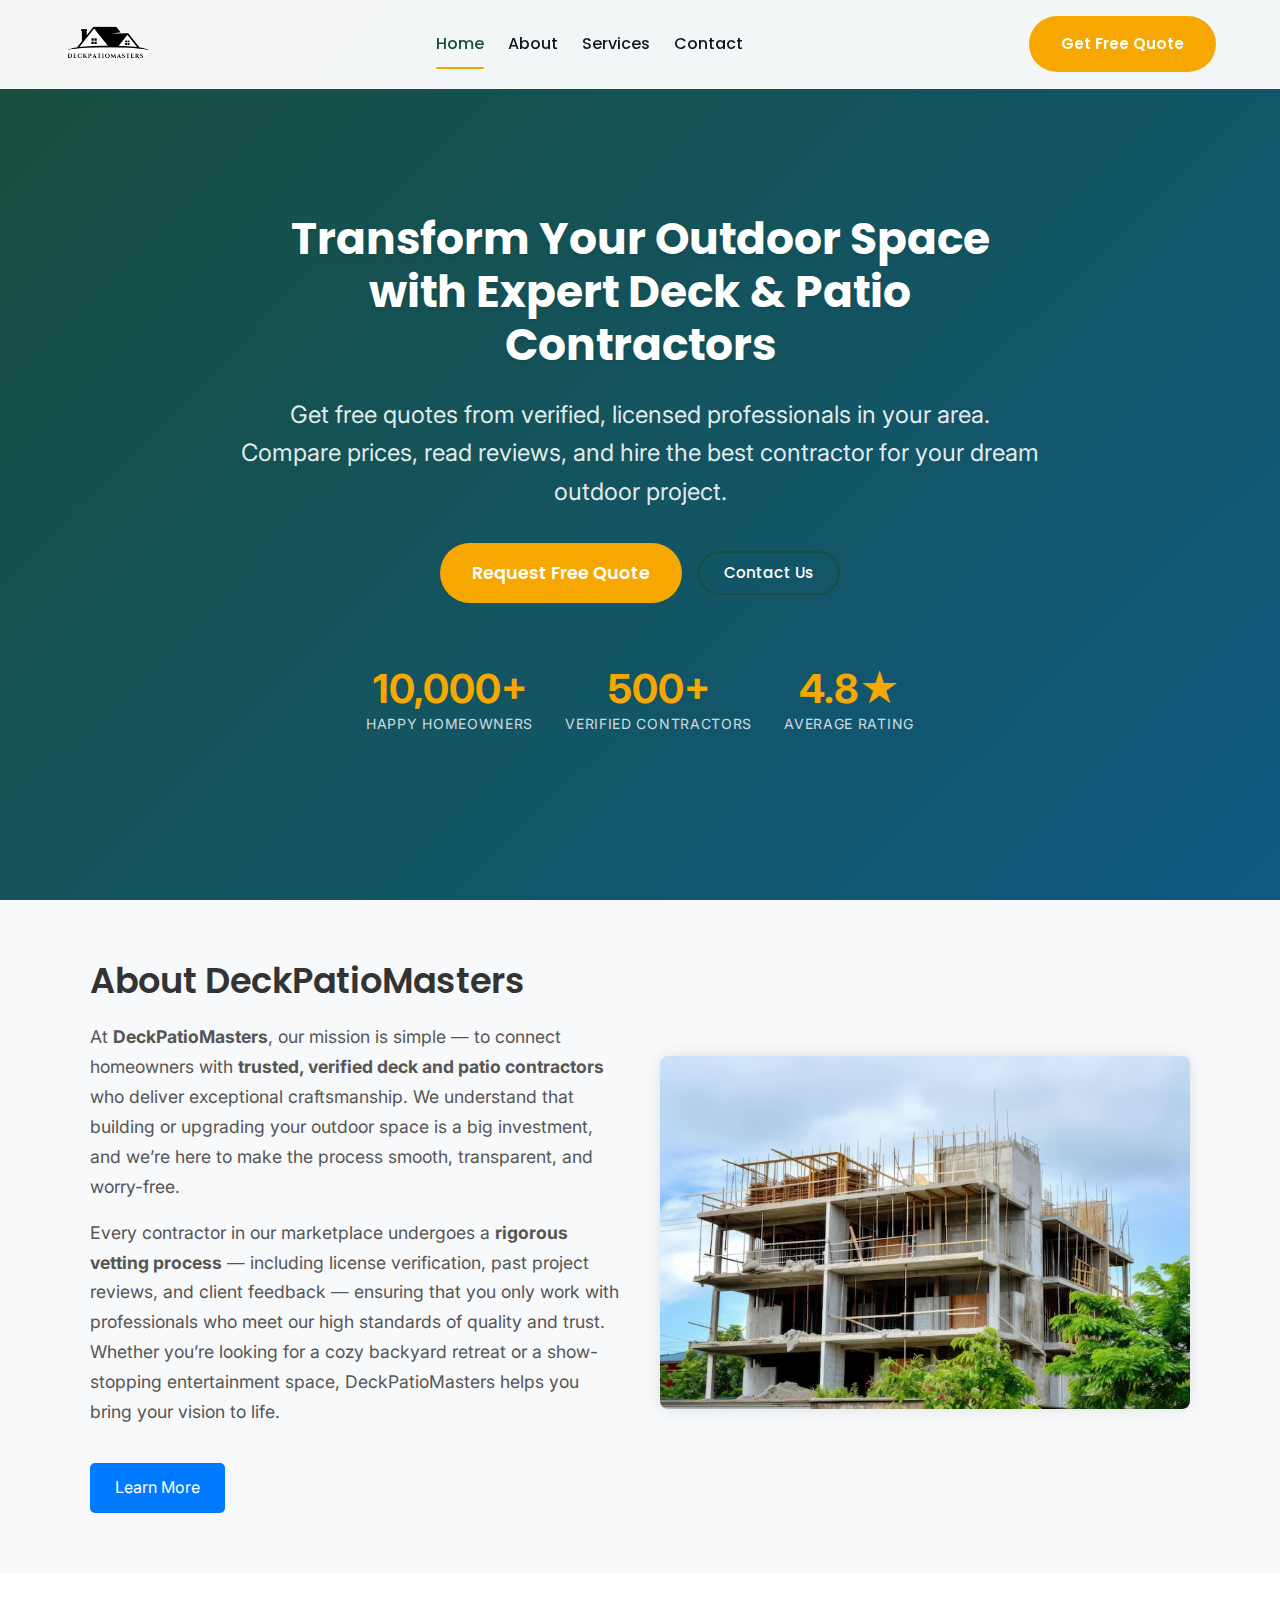
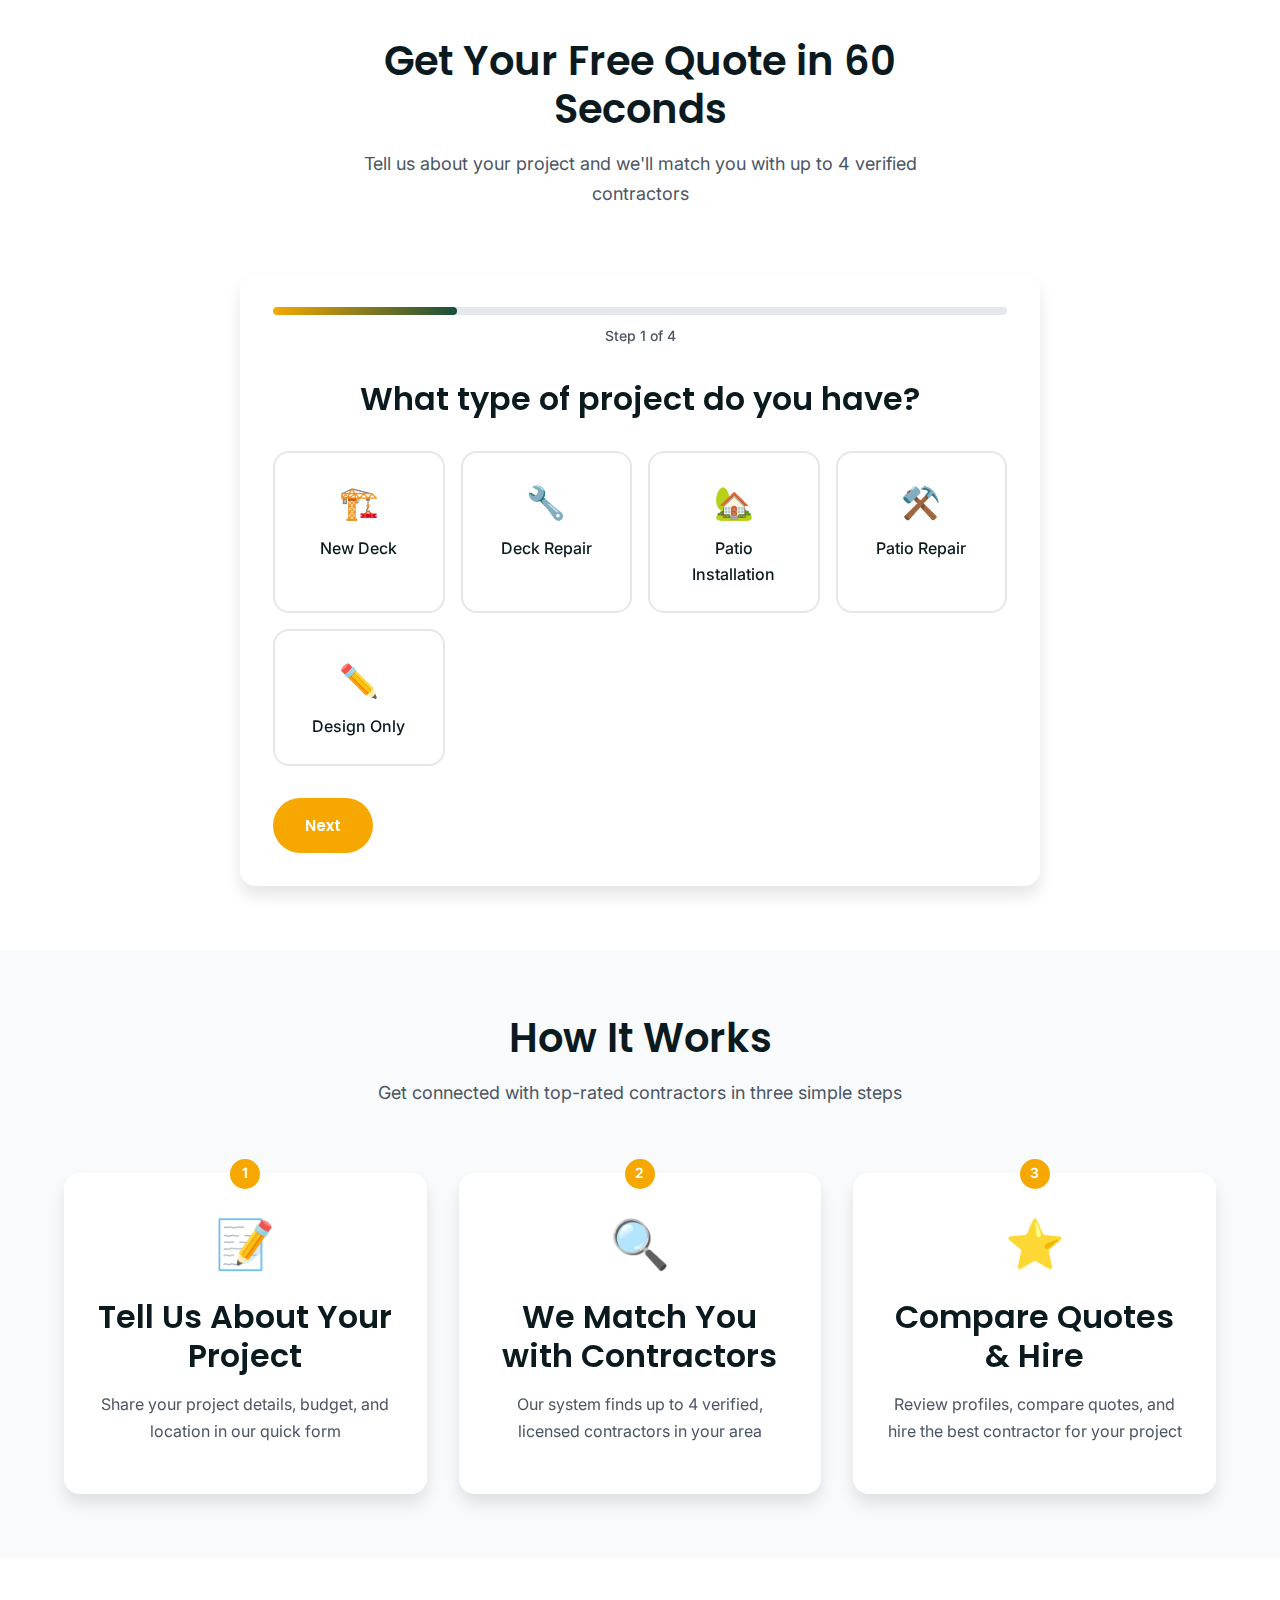
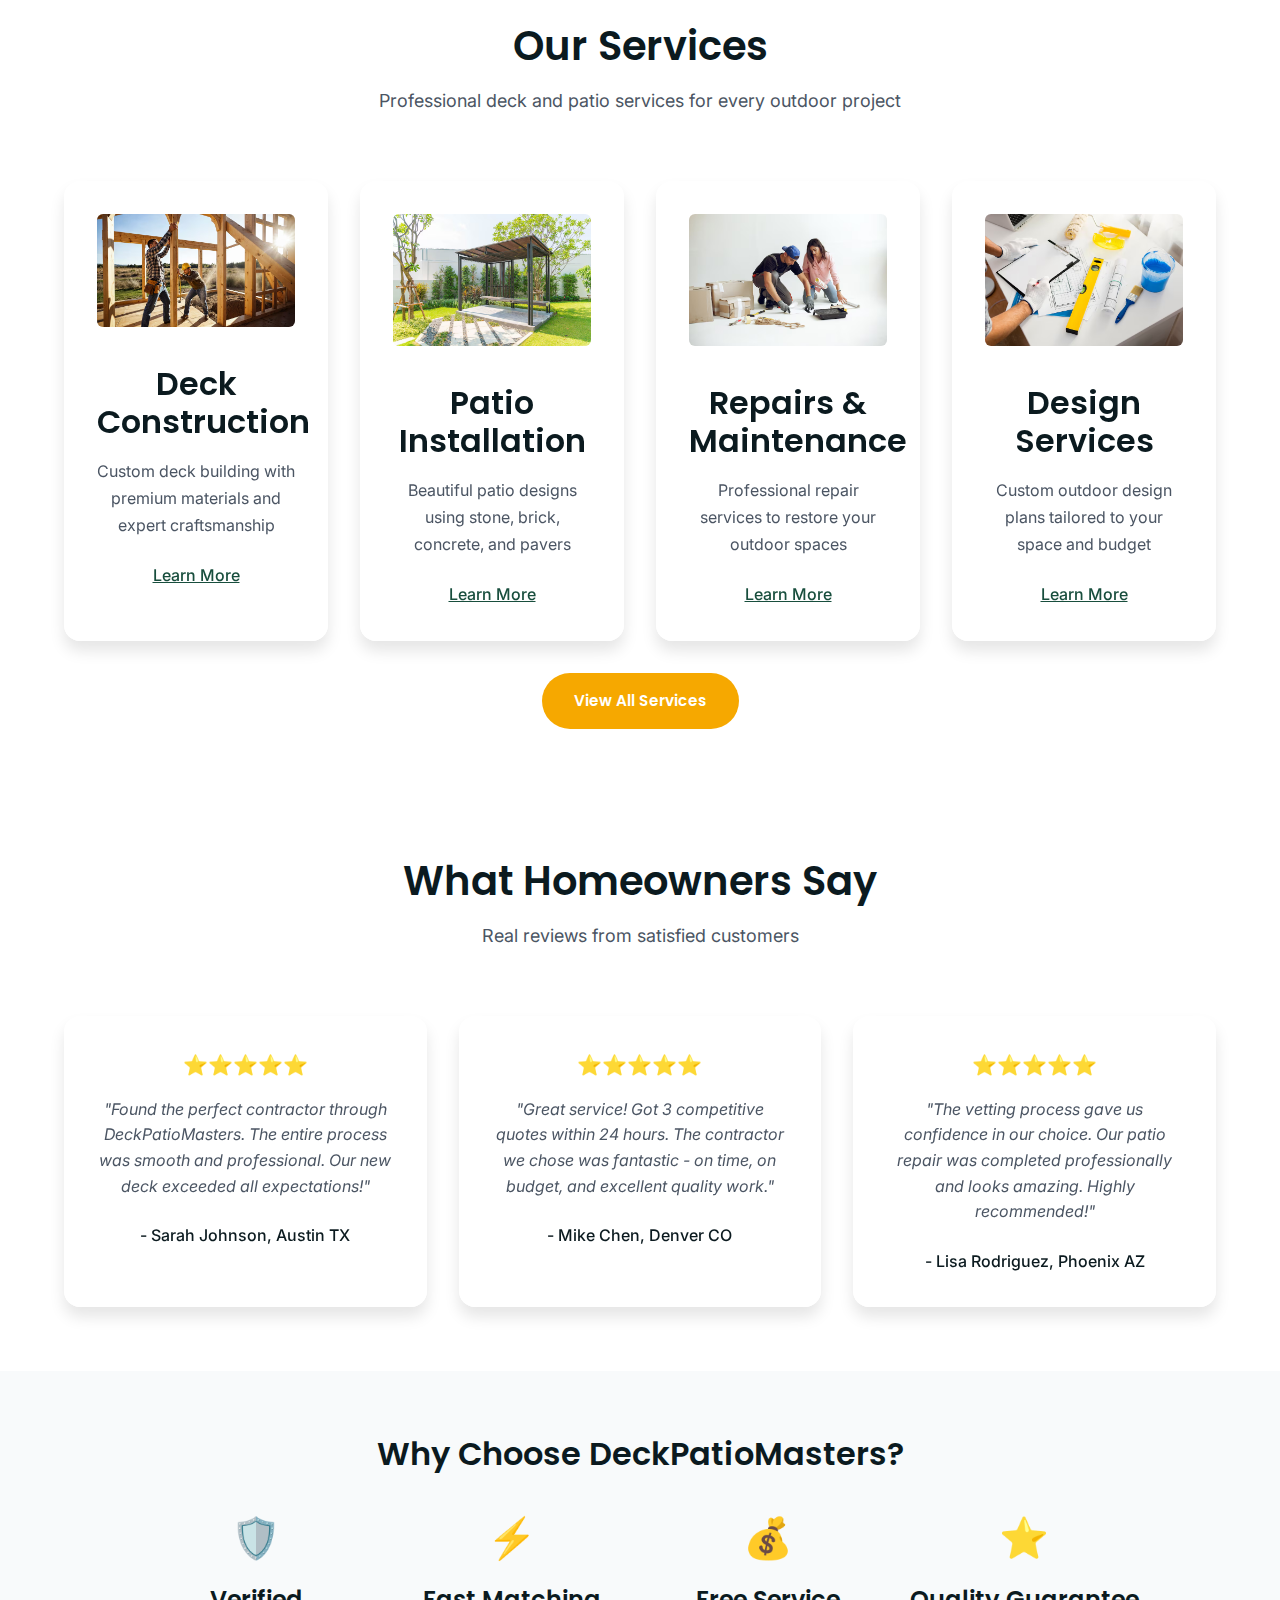
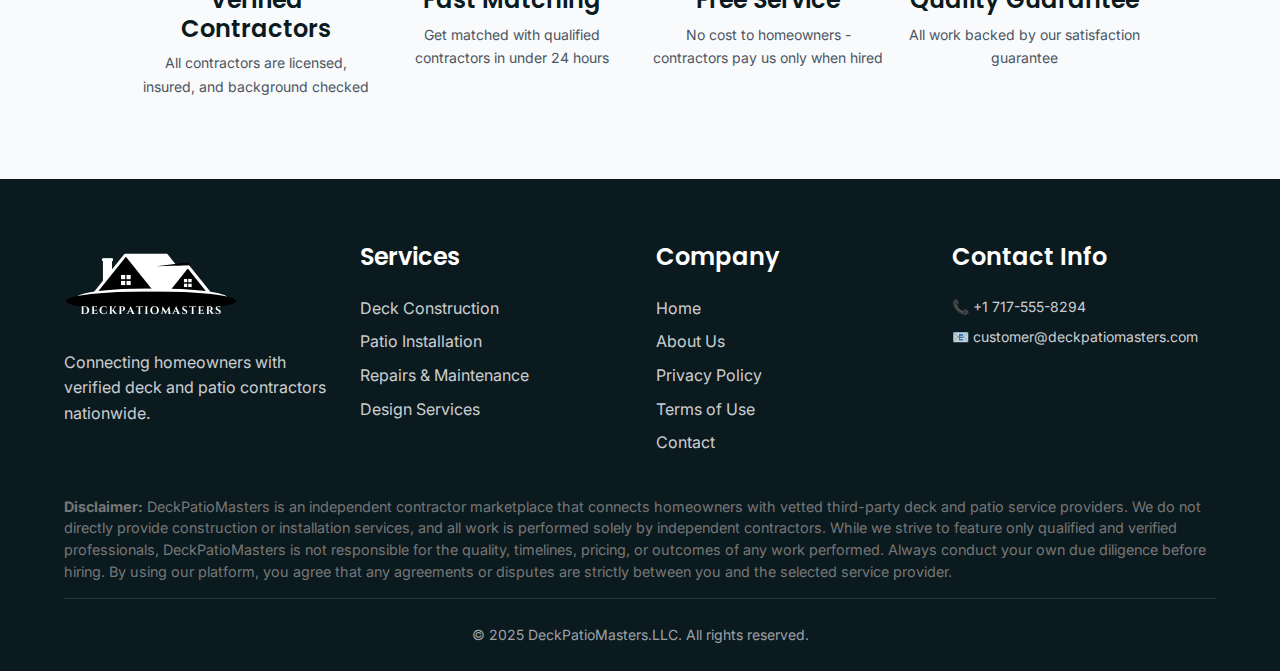
<file: index.html>
<!DOCTYPE html>
<html lang="en">
<head>
    <meta charset="UTF-8">
    <meta name="viewport" content="width=device-width, initial-scale=1.0">
    <title>DeckPatioMasters - Connect with Top Deck & Patio Contractors Near You</title>
    <meta name="description" content="Get free quotes from verified deck and patio contractors in your area. Compare prices, read reviews, and hire the best professionals for your outdoor project.">
    <meta name="keywords" content="deck builders, patio contractors, outdoor construction, free quotes, local contractors">
    <link rel="canonical" href="https://deckpatiomasters.com/">
    
    <!-- Open Graph / Facebook -->
    <meta property="og:type" content="website">
    <meta property="og:url" content="https://deckpatiomasters.com/">
    <meta property="og:title" content="DeckPatioMasters - Connect with Top Deck & Patio Contractors">
    <meta property="og:description" content="Get free quotes from verified deck and patio contractors in your area. Compare prices and hire the best professionals.">
    <meta property="og:image" content="https://deckpatiomasters.com/assets/images/og-image.jpg">

    <!-- Twitter -->
    <meta property="twitter:card" content="summary_large_image">
    <meta property="twitter:url" content="https://deckpatiomasters.com/">
    <meta property="twitter:title" content="DeckPatioMasters - Connect with Top Deck & Patio Contractors">
    <meta property="twitter:description" content="Get free quotes from verified deck and patio contractors in your area.">
    <meta property="twitter:image" content="https://deckpatiomasters.com/assets/images/og-image.jpg">

    <link rel="icon" type="image/svg+xml" href="assets/images/favicon.svg">
    <link rel="preconnect" href="https://fonts.googleapis.com">
    <link rel="preconnect" href="https://fonts.gstatic.com" crossorigin>
    <link href="https://fonts.googleapis.com/css2?family=Poppins:wght@300;400;500;600;700&family=Inter:wght@300;400;500;600&display=swap" rel="stylesheet">
    <link rel="stylesheet" href="assets/styles/main.css">
    
  
    <style>
        .hero {
            background: linear-gradient(135deg, #184E3D 0%, #0F5A82 100%);
            min-height: 100vh;
            display: flex;
            align-items: center;
            position: relative;
            overflow: hidden;
        }
        .hero::before {
            content: '';
            position: absolute;
            top: 0;
            left: 0;
            right: 0;
            bottom: 0;
            background: url('https://images.pexels.com/photos/1396122/pexels-photo-1396122.jpeg?auto=compress&cs=tinysrgb&w=1920') center/cover;
            opacity: 0.1;
            z-index: 1;
        }
        .hero-content {
            position: relative;
            z-index: 2;
        }
        .btn-primary {
            background: #F6A800;
            color: white;
            padding: 16px 32px;
            border-radius: 50px;
            text-decoration: none;
            font-weight: 600;
            display: inline-block;
            transition: all 0.3s ease;
            border: none;
            cursor: pointer;
        }
        .btn-primary:hover {
            background: #e09700;
            transform: translateY(-2px);
            box-shadow: 0 10px 25px rgba(246, 168, 0, 0.3);
        }
    </style>

    <!-- JSON-LD Structured Data -->
    <script type="application/ld+json">
    {
        "@context": "https://schema.org",
        "@type": "Organization",
        "name": "DeckPatioMasters",
        "url": "https://deckpatiomasters.com",
        "logo": "https://deckpatiomasters.com/assets/images/logo.svg",
        "description": "Leading marketplace connecting homeowners with verified deck and patio contractors",
        "contactPoint": {
            "@type": "ContactPoint",
            "telephone": "+1-555-DECK-PRO",
            "contactType": "customer service",
            "availableLanguage": "en"
        },
        "sameAs": [
            "https://facebook.com/deckpatiomasters",
            "https://twitter.com/deckpatiomasters",
            "https://linkedin.com/company/deckpatiomasters"
        ]
    }
    </script>
</head>
<body>
    <!-- Header -->
    <header class="header">
        <nav class="navbar">
            <div class="container">
                <div class="nav-brand">
                    <a href="\" class="logo">
                        <img src="assets/images/1.png" alt="DeckPatioMasters" width="200" height="50">
                    </a>
                </div>
                
                <div class="nav-menu" id="nav-menu">
                    <a href="index.html" class="nav-link">Home</a>
                      <a href="about.html" class="nav-link">About</a>
                    <a href="services.html" class="nav-link">Services</a>
                    <a href="contact.html" class="nav-link">Contact</a>
                </div>
                
                <div class="nav-actions">
                   <style>
@media (max-width: 768px) {
    .btn-hide-mobile {
        display: none !important;
    }
}
</style>

<a href="#quote-form" class="btn btn-primary btn-hide-mobile">Get Free Quote</a>

                    <button class="hamburger" id="hamburger" aria-label="Toggle navigation">
                        <span></span>
                        <span></span>
                        <span></span>
                    </button>
                </div>
            </div>
        </nav>
    </header>

    <!-- Hero Section -->
    <section class="hero">
        <div class="container">
            <div class="hero-content">
                <h1 class="hero-title">Transform Your Outdoor Space with Expert Deck & Patio Contractors</h1>
                <p class="hero-subtitle">Get free quotes from verified, licensed professionals in your area. Compare prices, read reviews, and hire the best contractor for your dream outdoor project.</p>
                <div class="hero-actions">
                    <a href="#quote-form" class="btn btn-primary btn-large">Request Free Quote</a>
                    <a href="contact.html" class="btn btn-secondary" style="color: #FFF;">Contact Us</a>
                </div>
                <div class="hero-stats">
                    <div class="stat">
                        <span class="stat-number">10,000+</span>
                        <span class="stat-label">Happy Homeowners</span>
                    </div>
                    <div class="stat">
                        <span class="stat-number">500+</span>
                        <span class="stat-label">Verified Contractors</span>
                    </div>
                    <div class="stat">
                        <span class="stat-number">4.8★</span>
                        <span class="stat-label">Average Rating</span>
                    </div>
                </div>
            </div>
        </div>
    </section>

    <section style="padding: 60px 20px; background-color: #f8f9fa;">
    <div style="max-width: 1100px; margin: auto; display: flex; flex-wrap: wrap; align-items: center; gap: 40px;">
        
        <!-- Left Side: Text -->
        <div style="flex: 1; min-width: 300px;">
            <h2 style="font-size: 2.2rem; margin-bottom: 20px; color: #333;">About DeckPatioMasters</h2>
            <p style="font-size: 1.1rem; line-height: 1.7; color: #555;">
                At <strong>DeckPatioMasters</strong>, our mission is simple — to connect homeowners with 
                <strong>trusted, verified deck and patio contractors</strong> who deliver exceptional craftsmanship. 
                We understand that building or upgrading your outdoor space is a big investment, and we’re here to make 
                the process smooth, transparent, and worry-free.
            </p>
            <p style="font-size: 1.1rem; line-height: 1.7; color: #555; margin-top: 15px;">
                Every contractor in our marketplace undergoes a <strong>rigorous vetting process</strong> — 
                including license verification, past project reviews, and client feedback — ensuring that you 
                only work with professionals who meet our high standards of quality and trust.  
                Whether you’re looking for a cozy backyard retreat or a show-stopping entertainment space, 
                DeckPatioMasters helps you bring your vision to life.
            </p>
            <a href="about.html" style="display: inline-block; margin-top: 20px; background-color: #007bff; color: #fff; padding: 12px 25px; text-decoration: none; border-radius: 5px; font-size: 1rem;">
                Learn More
            </a>
        </div>
        
        <!-- Right Side: Image -->
        <div style="flex: 1; min-width: 300px;">
            <img src="assets/images/about.avif" alt="Deck and Patio" style="width: 100%; border-radius: 8px; box-shadow: 0 0 15px rgba(0,0,0,0.1);">
        </div>

    </div>
</section>



    <!-- Lead Capture Form -->
    <section class="quote-section" id="quote-form">
        <div class="container">
            <div class="section-header">
                <h2>Get Your Free Quote in 60 Seconds</h2>
                <p>Tell us about your project and we'll match you with up to 4 verified contractors</p>
            </div>
            
            <form class="quote-form glass-card" id="leadForm">
                <div class="form-progress">
                    <div class="progress-bar">
                        <div class="progress-fill" id="progress-fill"></div>
                    </div>
                    <span class="progress-text" id="progress-text">Step 1 of 4</span>
                </div>
                
                <div class="form-step active" id="step-1">
                    <h3>What type of project do you have?</h3>
                    <div class="project-types">
                        <label class="project-type">
                            <input type="radio" name="projectType" value="new-deck" required>
                            <span class="project-icon">🏗️</span>
                            <span class="project-label">New Deck</span>
                        </label>
                        <label class="project-type">
                            <input type="radio" name="projectType" value="deck-repair">
                            <span class="project-icon">🔧</span>
                            <span class="project-label">Deck Repair</span>
                        </label>
                        <label class="project-type">
                            <input type="radio" name="projectType" value="patio-installation">
                            <span class="project-icon">🏡</span>
                            <span class="project-label">Patio Installation</span>
                        </label>
                        <label class="project-type">
                            <input type="radio" name="projectType" value="patio-repair">
                            <span class="project-icon">⚒️</span>
                            <span class="project-label">Patio Repair</span>
                        </label>
                        <label class="project-type">
                            <input type="radio" name="projectType" value="design">
                            <span class="project-icon">✏️</span>
                            <span class="project-label">Design Only</span>
                        </label>
                    </div>
                </div>

                <div class="form-step" id="step-2">
                    <h3>What's your approximate budget?</h3>
                    <div class="form-group">
                        <select name="budget" required>
                            <option value="">Select budget range</option>
                            <option value="under-5k">Under $5,000</option>
                            <option value="5k-15k">$5,000 - $15,000</option>
                            <option value="15k-30k">$15,000 - $30,000</option>
                            <option value="30k-50k">$30,000 - $50,000</option>
                            <option value="over-50k">Over $50,000</option>
                        </select>
                    </div>
                </div>

                <div class="form-step" id="step-3">
                    <h3>Where is your project located?</h3>
                    <div class="form-group">
                        <input type="text" name="zipCode" placeholder="Enter your ZIP code" required>
                        <div class="error-message" id="zipCode-error"></div>
                    </div>
                </div>

                <div class="form-step" id="step-4">
                    <h3>How can contractors reach you?</h3>
                    <div class="form-row">
                        <div class="form-group">
                            <input type="text" name="firstName" placeholder="First Name" required>
                            <div class="error-message" id="firstName-error"></div>
                        </div>
                        <div class="form-group">
                            <input type="text" name="lastName" placeholder="Last Name" required>
                            <div class="error-message" id="lastName-error"></div>
                        </div>
                    </div>
                    <div class="form-group">
                        <input type="email" name="email" placeholder="Email Address" required>
                        <div class="error-message" id="email-error"></div>
                    </div>
                    <div class="form-group">
                        <input type="tel" name="phone" placeholder="Phone Number" required>
                        <div class="error-message" id="phone-error"></div>
                    </div>
                    <div class="form-group">
                        <label>Preferred Contact Method:</label>
                        <div class="radio-group">
                            <label><input type="radio" name="contactMethod" value="phone" checked> Phone</label>
                            <label><input type="radio" name="contactMethod" value="email"> Email</label>
                            <label><input type="radio" name="contactMethod" value="both"> Either</label>
                        </div>
                    </div>
                </div>

                <div class="form-actions">
                    <button type="button" class="btn btn-secondary" id="prev-btn" style="display: none;">Previous</button>
                    <button type="button" class="btn btn-primary" id="next-btn">Next</button>
                    <button type="submit" class="btn btn-primary" id="submit-btn" style="display: none;">Get My Quotes</button>
                </div>
            </form>
        </div>
    </section>

    <!-- How It Works -->
    <section class="how-it-works">
        <div class="container">
            <div class="section-header">
                <h2>How It Works</h2>
                <p>Get connected with top-rated contractors in three simple steps</p>
            </div>
            
            <div class="steps-grid">
                <div class="step-card glass-card">
                    <div class="step-number">1</div>
                    <div class="step-icon">📝</div>
                    <h3>Tell Us About Your Project</h3>
                    <p>Share your project details, budget, and location in our quick form</p>
                </div>
                
                <div class="step-card glass-card">
                    <div class="step-number">2</div>
                    <div class="step-icon">🔍</div>
                    <h3>We Match You with Contractors</h3>
                    <p>Our system finds up to 4 verified, licensed contractors in your area</p>
                </div>
                
                <div class="step-card glass-card">
                    <div class="step-number">3</div>
                    <div class="step-icon">⭐</div>
                    <h3>Compare Quotes & Hire</h3>
                    <p>Review profiles, compare quotes, and hire the best contractor for your project</p>
                </div>
            </div>
        </div>
    </section>

    <!-- Featured Services -->
    <section class="featured-services">
        <div class="container">
            <div class="section-header">
                <h2>Our Services</h2>
                <p>Professional deck and patio services for every outdoor project</p>
            </div>
            
            <div class="services-grid">
                <div class="service-card glass-card">
                    <div class="service-icon"><img src="assets/images/deck.avif" alt=""></div>
                    <h3>Deck Construction</h3>
                    <p>Custom deck building with premium materials and expert craftsmanship</p>
                    <a href="services.html#deck-construction" class="service-link">Learn More</a>
                </div>
                
                <div class="service-card glass-card">
                    <div class="service-icon"><img src="assets/images/Patio Installation.avif" alt=""></div>
                    <h3>Patio Installation</h3>
                    <p>Beautiful patio designs using stone, brick, concrete, and pavers</p>
                    <a href="services.html#patio-installation" class="service-link">Learn More</a>
                </div>
                
                <div class="service-card glass-card">
                    <div class="service-icon"><img src="assets/images/Repairs & Maintenance.avif" alt=""></div>
                    <h3>Repairs & Maintenance</h3>
                    <p>Professional repair services to restore your outdoor spaces</p>
                    <a href="services.html#repairs" class="service-link">Learn More</a>
                </div>
                
                <div class="service-card glass-card">
                    <div class="service-icon"><img src="assets/images/Design Services.avif" alt=""></div>
                    <h3>Design Services</h3>
                    <p>Custom outdoor design plans tailored to your space and budget</p>
                    <a href="services.html#design" class="service-link">Learn More</a>
                </div>
            </div>
            
            <div class="services-cta">
                <a href="services.html" class="btn btn-primary">View All Services</a>
            </div>
        </div>
    </section>

  

    <!-- Testimonials -->
    <section class="testimonials">
        <div class="container">
            <div class="section-header">
                <h2>What Homeowners Say</h2>
                <p>Real reviews from satisfied customers</p>
            </div>
            
            <div class="testimonials-grid">
                <div class="testimonial-card glass-card">
                    <div class="testimonial-rating">⭐⭐⭐⭐⭐</div>
                    <blockquote>"Found the perfect contractor through DeckPatioMasters. The entire process was smooth and professional. Our new deck exceeded all expectations!"</blockquote>
                    <cite>- Sarah Johnson, Austin TX</cite>
                </div>
                
                <div class="testimonial-card glass-card">
                    <div class="testimonial-rating">⭐⭐⭐⭐⭐</div>
                    <blockquote>"Great service! Got 3 competitive quotes within 24 hours. The contractor we chose was fantastic - on time, on budget, and excellent quality work."</blockquote>
                    <cite>- Mike Chen, Denver CO</cite>
                </div>
                
                <div class="testimonial-card glass-card">
                    <div class="testimonial-rating">⭐⭐⭐⭐⭐</div>
                    <blockquote>"The vetting process gave us confidence in our choice. Our patio repair was completed professionally and looks amazing. Highly recommended!"</blockquote>
                    <cite>- Lisa Rodriguez, Phoenix AZ</cite>
                </div>
            </div>
        </div>
    </section>

    <!-- Trust Badges -->
    <section class="trust-badges">
        <div class="container">
            <div class="trust-content">
                <h3>Why Choose DeckPatioMasters?</h3>
                <div class="badges-grid">
                    <div class="badge">
                        <div class="badge-icon">🛡️</div>
                        <h4>Verified Contractors</h4>
                        <p>All contractors are licensed, insured, and background checked</p>
                    </div>
                    <div class="badge">
                        <div class="badge-icon">⚡</div>
                        <h4>Fast Matching</h4>
                        <p>Get matched with qualified contractors in under 24 hours</p>
                    </div>
                    <div class="badge">
                        <div class="badge-icon">💰</div>
                        <h4>Free Service</h4>
                        <p>No cost to homeowners - contractors pay us only when hired</p>
                    </div>
                    <div class="badge">
                        <div class="badge-icon">⭐</div>
                        <h4>Quality Guarantee</h4>
                        <p>All work backed by our satisfaction guarantee</p>
                    </div>
                </div>
            </div>
        </div>
    </section>

    <!-- Footer -->
    <footer class="footer">
        <div class="container">
            <div class="footer-content">
                <div class="footer-section">
                    <div class="footer-logo">
                      <a href="\">  <img src="assets/images/2.png" alt="DeckPatioMasters" width="90%" ></a>
                    </div>
                    <p>Connecting homeowners with verified deck and patio contractors nationwide.</p>
                   
                </div>
                
                <div class="footer-section">
                    <h4>Services</h4>
                    <ul>
                        <li><a href="services.html#deck-construction">Deck Construction</a></li>
                        <li><a href="services.html#patio-installation">Patio Installation</a></li>
                        <li><a href="services.html#repairs">Repairs & Maintenance</a></li>
                        <li><a href="services.html#design">Design Services</a></li>
                    </ul>
                </div>
                
                <div class="footer-section">
                    <h4>Company</h4>
                    <ul>
                        <li><a href="index.html">Home</a></li>
                        <li><a href="about.html">About Us</a></li>
                        <li><a href="privacy-policy.html">Privacy Policy</a></li>
                        <li><a href="terms.html">Terms of Use</a></li>
                        <li><a href="contact.html">Contact</a></li>

                    </ul>
                </div>
                
                               
                <div class="footer-section">
                    <h4>Contact Info</h4>
                    <div class="contact-info">
                      <p>📞 <a href="tel:+17175558294" style="color: inherit; text-decoration: none;">+1 717-555-8294</a></p>
<p>📧 <a href="mailto:customer@deckpatiomasters.com" style="color: inherit; text-decoration: none;">customer@deckpatiomasters.com</a></p>

                      
                    </div>
                </div>
                
            </div>
            <div><p style="font-size: 0.9rem; color: #777; line-height: 1.5;">
    <strong>Disclaimer:</strong> DeckPatioMasters is an independent contractor marketplace that connects homeowners with 
    vetted third-party deck and patio service providers. We do not directly provide construction or installation services, 
    and all work is performed solely by independent contractors. While we strive to feature only qualified and verified 
    professionals, DeckPatioMasters is not responsible for the quality, timelines, pricing, or outcomes of any work 
    performed. Always conduct your own due diligence before hiring. By using our platform, you agree that any 
    agreements or disputes are strictly between you and the selected service provider.
</p>
</div>
            
            <div class="footer-bottom">
               <p>&copy; 2025 <a href="\" style="color: inherit; text-decoration: none;">DeckPatioMasters.LLC</a>. All rights reserved.</p>

            </div>
        </div>
    </footer>


    <!-- Success Modal -->
    <div class="modal-overlay" id="success-modal">
        <div class="modal-content glass-card">
            <button class="modal-close" id="modal-close">&times;</button>
            <div class="modal-header">
                <div class="success-icon">✅</div>
                <h3>Quote Request Submitted!</h3>
            </div>
            <div class="modal-body">
                <p>Thank you for your request! We're matching you with verified contractors in your area.</p>
                <div class="next-steps">
                    <h4>What happens next:</h4>
                    <ol>
                        <li>We'll review your project details</li>
                        <li>Match you with up to 4 qualified contractors</li>
                        <li>Contractors will contact you within 24 hours</li>
                        <li>Compare quotes and hire your favorite</li>
                    </ol>
                </div>
                <div class="modal-actions">
                    <a href="contractors.html" class="btn btn-primary">Browse Contractors</a>
                    <button class="btn btn-secondary" id="modal-ok">Got It</button>
                </div>
            </div>
        </div>
    </div>

    <script src="assets/scripts/main.js"></script>
    <script src="assets/scripts/forms.js"></script>
</body>
</html>
</file>
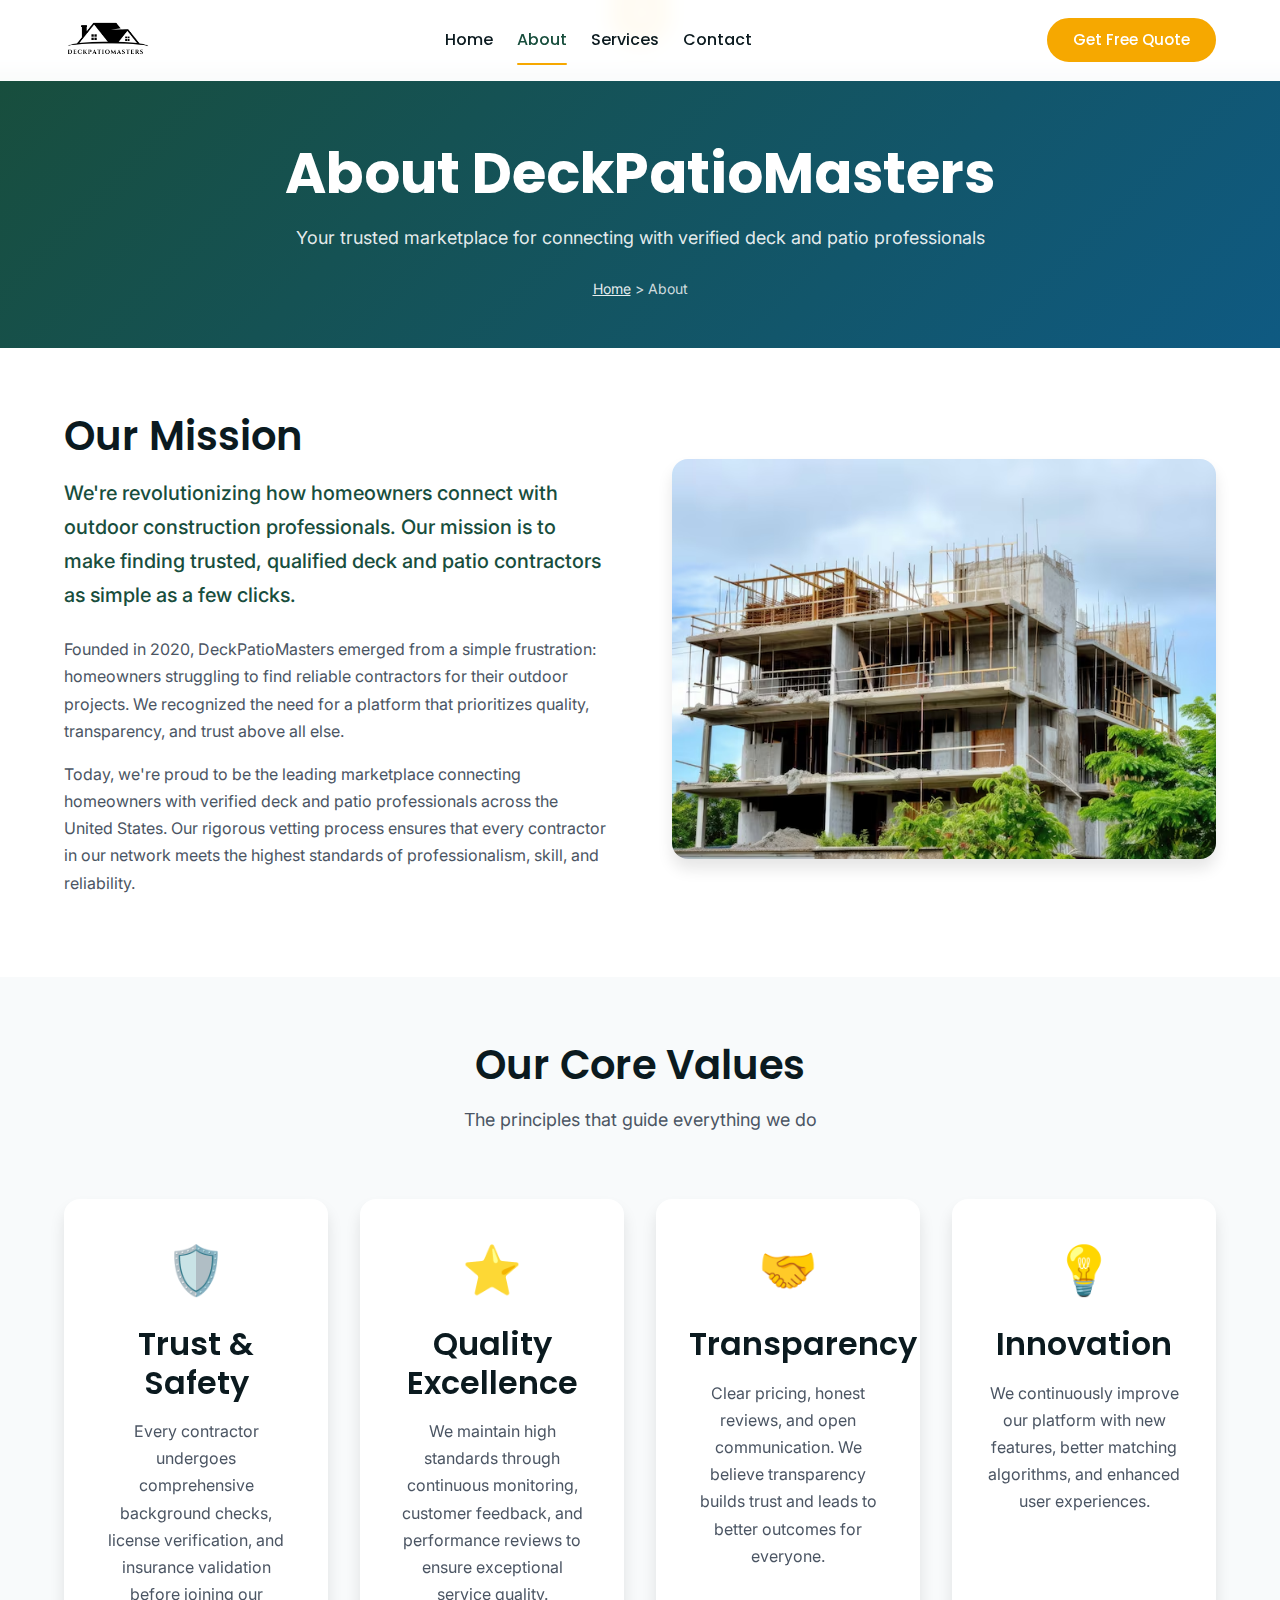
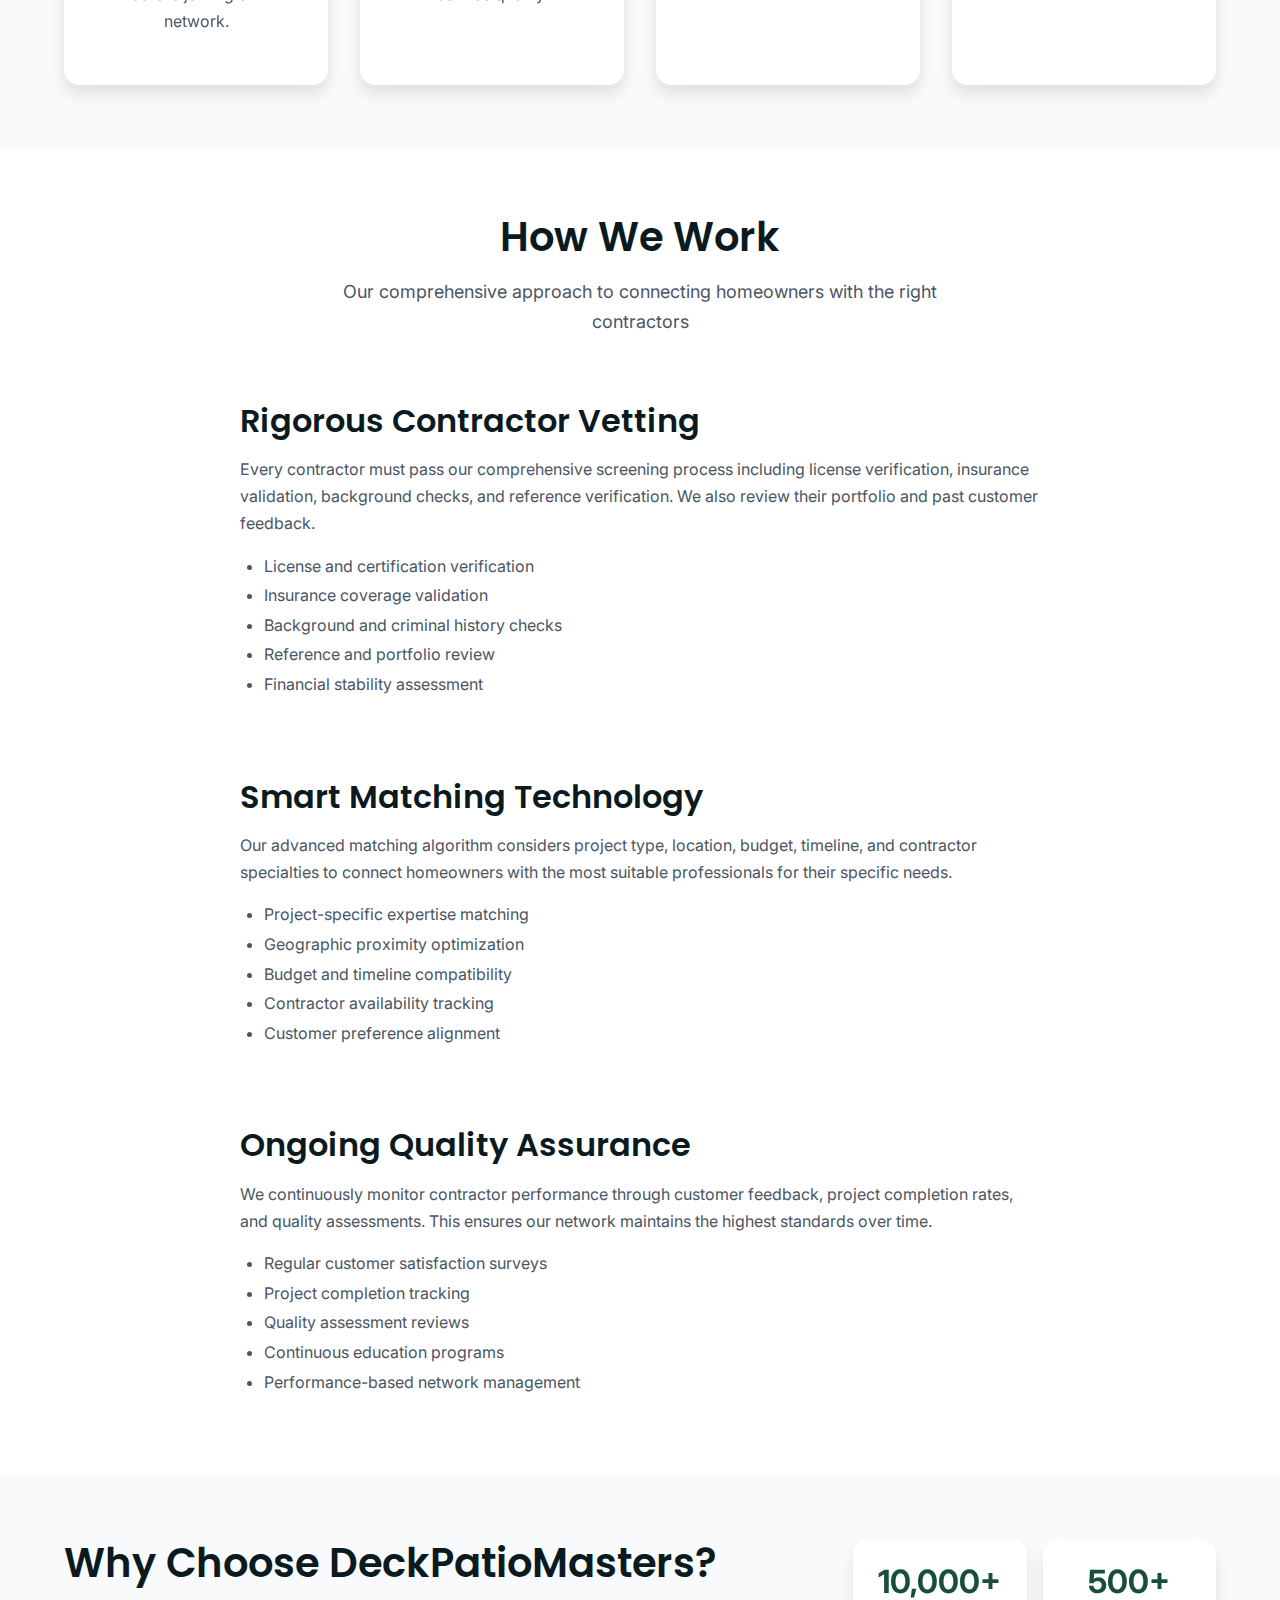
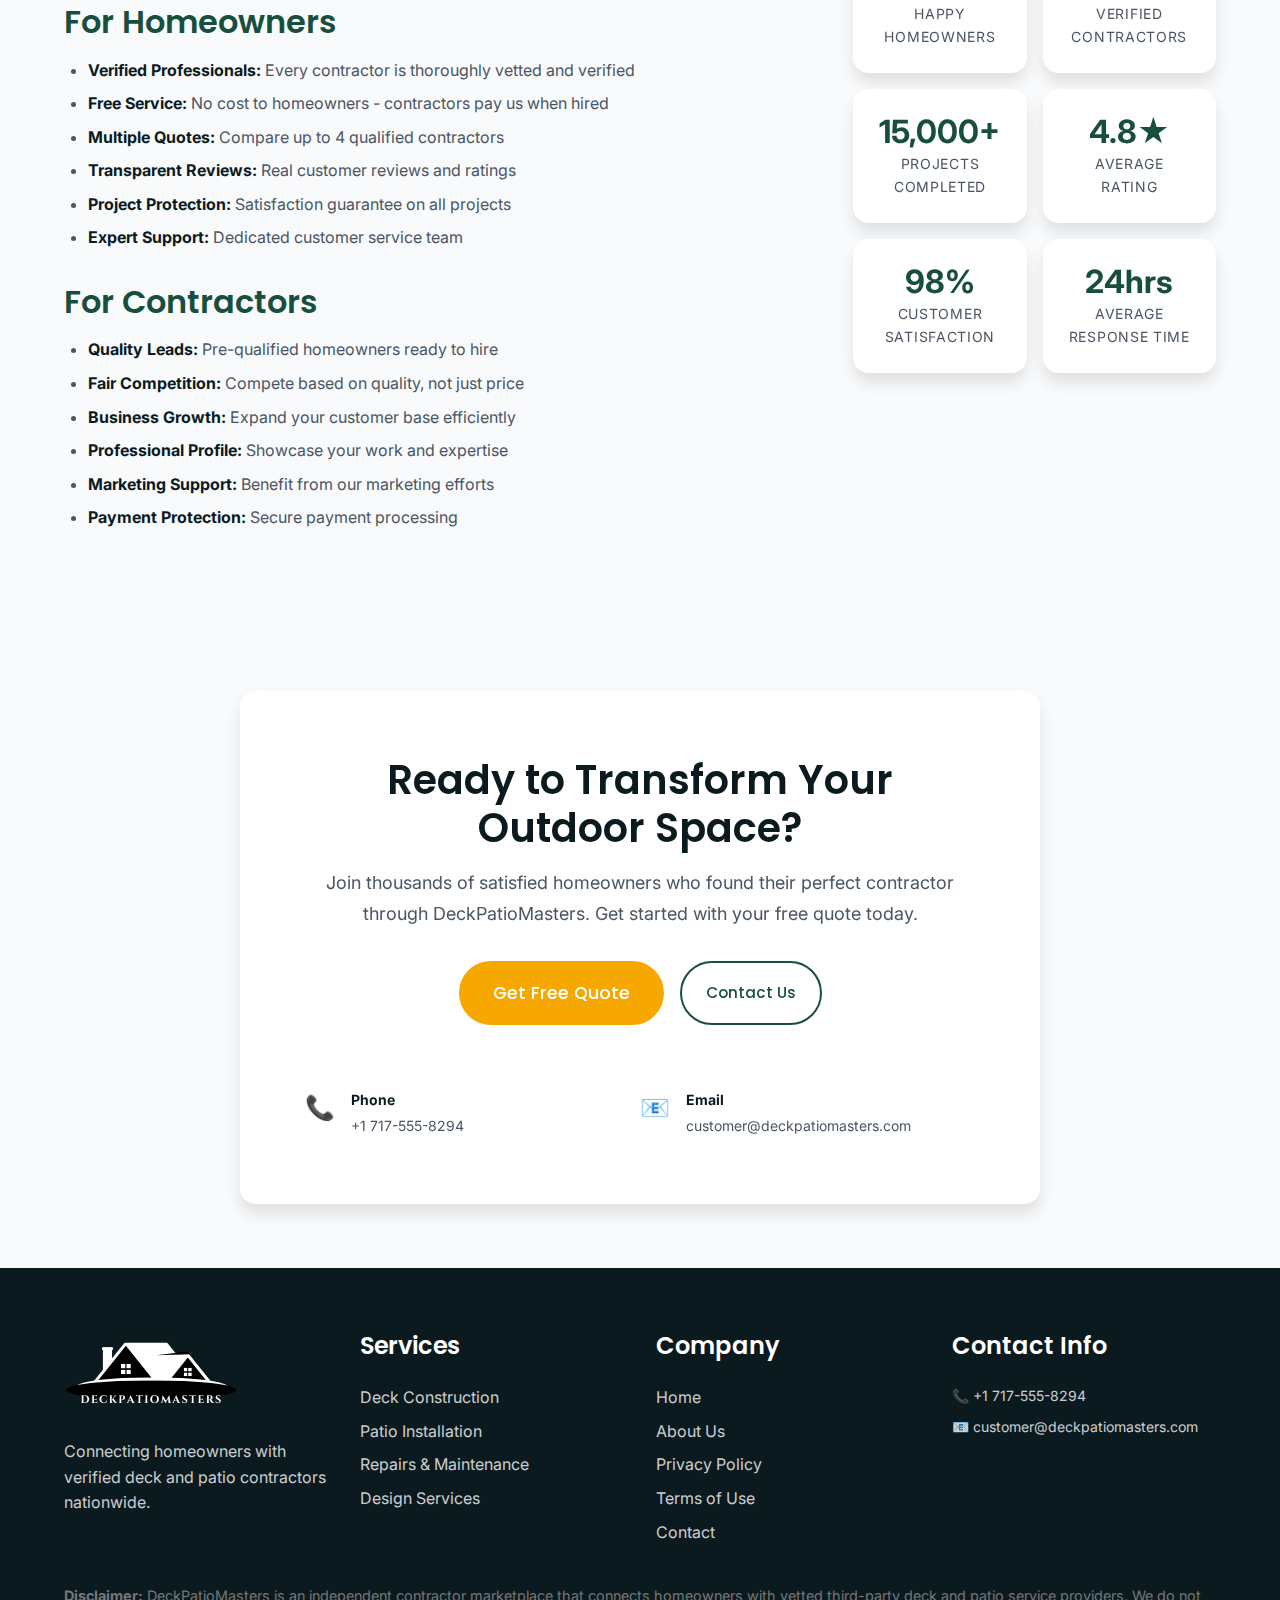
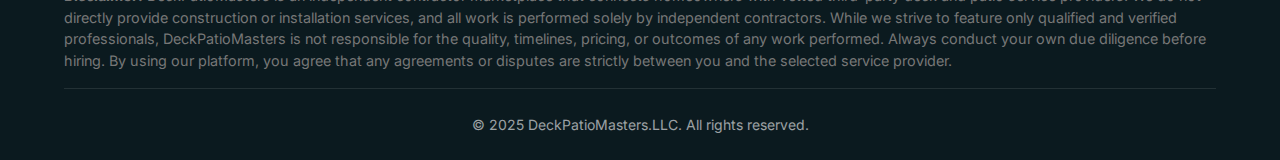
<file: about.html>
<!DOCTYPE html>
<html lang="en">
<head>
    <meta charset="UTF-8">
    <meta name="viewport" content="width=device-width, initial-scale=1.0">
    <title>About DeckPatioMasters - Your Trusted Contractor Marketplace</title>
    <meta name="description" content="Learn about DeckPatioMasters' mission to connect homeowners with verified deck and patio contractors. Our rigorous vetting process ensures quality and trust.">
    <meta name="keywords" content="about deckpatiomasters, contractor marketplace, verified contractors, deck patio professionals">
    <link rel="canonical" href="https://deckpatiomasters.com/about.html">
    
    <!-- Open Graph / Facebook -->
    <meta property="og:type" content="website">
    <meta property="og:url" content="https://deckpatiomasters.com/about.html">
    <meta property="og:title" content="About DeckPatioMasters - Your Trusted Contractor Marketplace">
    <meta property="og:description" content="Learn about our mission to connect homeowners with verified deck and patio contractors nationwide.">
    <meta property="og:image" content="https://deckpatiomasters.com/assets/images/about-og.jpg">

    <link rel="icon" type="image/svg+xml" href="assets/images/favicon.svg">
    <link rel="preconnect" href="https://fonts.googleapis.com">
    <link rel="preconnect" href="https://fonts.gstatic.com" crossorigin>
    <link href="https://fonts.googleapis.com/css2?family=Poppins:wght@300;400;500;600;700&family=Inter:wght@300;400;500;600&display=swap" rel="stylesheet">
    <link rel="stylesheet" href="assets/styles/main.css">
</head>
<body>
    <!-- Header -->
    <header class="header">
        <nav class="navbar">
            <div class="container">
               <div class="nav-brand">
                    <a href="\" class="logo">
                        <img src="assets/images/1.png" alt="DeckPatioMasters" width="200" height="50">
                    </a>
                </div>
                <div class="nav-menu" id="nav-menu">
                    <a href="index.html" class="nav-link">Home</a>
                      <a href="about.html" class="nav-link">About</a>
                    <a href="services.html" class="nav-link">Services</a>
                    <a href="contact.html" class="nav-link">Contact</a>
                </div>
                
                <div class="nav-actions">
                   <style>
@media (max-width: 768px) {
    .btn-hide-mobile {
        display: none !important;
    }
}
</style>

<a href="#quote-form" class="btn btn-primary btn-hide-mobile">Get Free Quote</a>

                    <button class="hamburger" id="hamburger" aria-label="Toggle navigation">
                        <span></span>
                        <span></span>
                        <span></span>
                    </button>
                </div>
            </div>
        </nav>
    </header>

    <!-- Page Header -->
    <section class="page-header">
        <div class="container">
            <div class="page-header-content">
                <h1>About DeckPatioMasters</h1>
                <p>Your trusted marketplace for connecting with verified deck and patio professionals</p>
                <nav class="breadcrumb">
                    <a href="index.html">Home</a> > <span>About</span>
                </nav>
            </div>
        </div>
    </section>

    <!-- Mission Section -->
    <section class="mission-section">
        <div class="container">
            <div class="mission-content">
                <div class="mission-text">
                    <h2>Our Mission</h2>
                    <p class="lead">We're revolutionizing how homeowners connect with outdoor construction professionals. Our mission is to make finding trusted, qualified deck and patio contractors as simple as a few clicks.</p>
                    <p>Founded in 2020, DeckPatioMasters emerged from a simple frustration: homeowners struggling to find reliable contractors for their outdoor projects. We recognized the need for a platform that prioritizes quality, transparency, and trust above all else.</p>
                    <p>Today, we're proud to be the leading marketplace connecting homeowners with verified deck and patio professionals across the United States. Our rigorous vetting process ensures that every contractor in our network meets the highest standards of professionalism, skill, and reliability.</p>
                </div>
                <div class="mission-image">
                    <img src="assets/images/about.avif" alt="Beautiful deck construction" loading="lazy">
                </div>
            </div>
        </div>
    </section>

    <!-- Values Section -->
    <section class="values-section">
        <div class="container">
            <div class="section-header">
                <h2>Our Core Values</h2>
                <p>The principles that guide everything we do</p>
            </div>
            
            <div class="values-grid">
                <div class="value-card glass-card">
                    <div class="value-icon">🛡️</div>
                    <h3>Trust & Safety</h3>
                    <p>Every contractor undergoes comprehensive background checks, license verification, and insurance validation before joining our network.</p>
                </div>
                
                <div class="value-card glass-card">
                    <div class="value-icon">⭐</div>
                    <h3>Quality Excellence</h3>
                    <p>We maintain high standards through continuous monitoring, customer feedback, and performance reviews to ensure exceptional service quality.</p>
                </div>
                
                <div class="value-card glass-card">
                    <div class="value-icon">🤝</div>
                    <h3>Transparency</h3>
                    <p>Clear pricing, honest reviews, and open communication. We believe transparency builds trust and leads to better outcomes for everyone.</p>
                </div>
                
                <div class="value-card glass-card">
                    <div class="value-icon">💡</div>
                    <h3>Innovation</h3>
                    <p>We continuously improve our platform with new features, better matching algorithms, and enhanced user experiences.</p>
                </div>
            </div>
        </div>
    </section>

    <!-- How We Work Section -->
    <section class="how-we-work">
        <div class="container">
            <div class="section-header">
                <h2>How We Work</h2>
                <p>Our comprehensive approach to connecting homeowners with the right contractors</p>
            </div>
            
            <div class="work-process">
                <div class="process-step">
                    <div class="step-number">1</div>
                    <div class="step-content">
                        <h3>Rigorous Contractor Vetting</h3>
                        <p>Every contractor must pass our comprehensive screening process including license verification, insurance validation, background checks, and reference verification. We also review their portfolio and past customer feedback.</p>
                        <ul>
                            <li>License and certification verification</li>
                            <li>Insurance coverage validation</li>
                            <li>Background and criminal history checks</li>
                            <li>Reference and portfolio review</li>
                            <li>Financial stability assessment</li>
                        </ul>
                    </div>
                </div>
                
                <div class="process-step">
                    <div class="step-number">2</div>
                    <div class="step-content">
                        <h3>Smart Matching Technology</h3>
                        <p>Our advanced matching algorithm considers project type, location, budget, timeline, and contractor specialties to connect homeowners with the most suitable professionals for their specific needs.</p>
                        <ul>
                            <li>Project-specific expertise matching</li>
                            <li>Geographic proximity optimization</li>
                            <li>Budget and timeline compatibility</li>
                            <li>Contractor availability tracking</li>
                            <li>Customer preference alignment</li>
                        </ul>
                    </div>
                </div>
                
                <div class="process-step">
                    <div class="step-number">3</div>
                    <div class="step-content">
                        <h3>Ongoing Quality Assurance</h3>
                        <p>We continuously monitor contractor performance through customer feedback, project completion rates, and quality assessments. This ensures our network maintains the highest standards over time.</p>
                        <ul>
                            <li>Regular customer satisfaction surveys</li>
                            <li>Project completion tracking</li>
                            <li>Quality assessment reviews</li>
                            <li>Continuous education programs</li>
                            <li>Performance-based network management</li>
                        </ul>
                    </div>
                </div>
            </div>
        </div>
    </section>

    <!-- Benefits Section -->
    <section class="benefits-section">
        <div class="container">
            <div class="benefits-layout">
                <div class="benefits-content">
                    <h2>Why Choose DeckPatioMasters?</h2>
                    
                    <div class="benefit-item">
                        <h3>For Homeowners</h3>
                        <ul>
                            <li><strong>Verified Professionals:</strong> Every contractor is thoroughly vetted and verified</li>
                            <li><strong>Free Service:</strong> No cost to homeowners - contractors pay us when hired</li>
                            <li><strong>Multiple Quotes:</strong> Compare up to 4 qualified contractors</li>
                            <li><strong>Transparent Reviews:</strong> Real customer reviews and ratings</li>
                            <li><strong>Project Protection:</strong> Satisfaction guarantee on all projects</li>
                            <li><strong>Expert Support:</strong> Dedicated customer service team</li>
                        </ul>
                    </div>
                    
                    <div class="benefit-item">
                        <h3>For Contractors</h3>
                        <ul>
                            <li><strong>Quality Leads:</strong> Pre-qualified homeowners ready to hire</li>
                            <li><strong>Fair Competition:</strong> Compete based on quality, not just price</li>
                            <li><strong>Business Growth:</strong> Expand your customer base efficiently</li>
                            <li><strong>Professional Profile:</strong> Showcase your work and expertise</li>
                            <li><strong>Marketing Support:</strong> Benefit from our marketing efforts</li>
                            <li><strong>Payment Protection:</strong> Secure payment processing</li>
                        </ul>
                    </div>
                </div>
                
                <div class="benefits-stats">
                    <div class="stat-card glass-card">
                        <div class="stat-number">10,000+</div>
                        <div class="stat-label">Happy Homeowners</div>
                    </div>
                    <div class="stat-card glass-card">
                        <div class="stat-number">500+</div>
                        <div class="stat-label">Verified Contractors</div>
                    </div>
                    <div class="stat-card glass-card">
                        <div class="stat-number">15,000+</div>
                        <div class="stat-label">Projects Completed</div>
                    </div>
                    <div class="stat-card glass-card">
                        <div class="stat-number">4.8★</div>
                        <div class="stat-label">Average Rating</div>
                    </div>
                    <div class="stat-card glass-card">
                        <div class="stat-number">98%</div>
                        <div class="stat-label">Customer Satisfaction</div>
                    </div>
                    <div class="stat-card glass-card">
                        <div class="stat-number">24hrs</div>
                        <div class="stat-label">Average Response Time</div>
                    </div>
                </div>
            </div>
        </div>
    </section>


    <!-- Contact CTA -->
    <section class="contact-cta">
        <div class="container">
            <div class="cta-content glass-card">
                <h2>Ready to Transform Your Outdoor Space?</h2>
                <p>Join thousands of satisfied homeowners who found their perfect contractor through DeckPatioMasters. Get started with your free quote today.</p>
                <div class="cta-actions">
                    <a href="index.html#quote-form" class="btn btn-primary btn-large">Get Free Quote</a>
                    <a href="contact.html" class="btn btn-secondary">Contact Us</a>
                </div>
                
               <div class="contact-info">
    <div class="contact-item">
        <span class="contact-icon">📞</span>
        <div class="contact-details">
            <strong>Phone</strong>
            <span><a href="tel:+17175558294" style="color: inherit; text-decoration: none;">+1 717-555-8294</a></span>
        </div>
    </div>
    <div class="contact-item">
        <span class="contact-icon">📧</span>
        <div class="contact-details">
            <strong>Email</strong>
            <span><a href="mailto:customer@deckpatiomasters.com" style="color: inherit; text-decoration: none;">customer@deckpatiomasters.com</a></span>
        </div>
    </div>
</div>

            </div>
        </div>
    </section>

    <!-- Footer -->
   <footer class="footer">
        <div class="container">
            <div class="footer-content">
                <div class="footer-section">
                     <div class="footer-logo">
                      <a href="\">  <img src="assets/images/2.png" alt="DeckPatioMasters" width="90%" ></a>
                    </div>
                    <p>Connecting homeowners with verified deck and patio contractors nationwide.</p>
                   
                </div>
                
                <div class="footer-section">
                    <h4>Services</h4>
                    <ul>
                        <li><a href="services.html#deck-construction">Deck Construction</a></li>
                        <li><a href="services.html#patio-installation">Patio Installation</a></li>
                        <li><a href="services.html#repairs">Repairs & Maintenance</a></li>
                        <li><a href="services.html#design">Design Services</a></li>
                    </ul>
                </div>
                
                <div class="footer-section">
                    <h4>Company</h4>
                    <ul>
                        <li><a href="index.html">Home</a></li>
                        <li><a href="about.html">About Us</a></li>
                        <li><a href="privacy-policy.html">Privacy Policy</a></li>
                        <li><a href="terms.html">Terms of Use</a></li>
                        <li><a href="contact.html">Contact</a></li>

                    </ul>
                </div>
                
                               
                <div class="footer-section">
                    <h4>Contact Info</h4>
                    <div class="contact-info">
                      <p>📞 <a href="tel:+17175558294" style="color: inherit; text-decoration: none;">+1 717-555-8294</a></p>
<p>📧 <a href="mailto:customer@deckpatiomasters.com" style="color: inherit; text-decoration: none;">customer@deckpatiomasters.com</a></p>

                      
                    </div>
                </div>
                
            </div>
            <div><p style="font-size: 0.9rem; color: #777; line-height: 1.5;">
    <strong>Disclaimer:</strong> DeckPatioMasters is an independent contractor marketplace that connects homeowners with 
    vetted third-party deck and patio service providers. We do not directly provide construction or installation services, 
    and all work is performed solely by independent contractors. While we strive to feature only qualified and verified 
    professionals, DeckPatioMasters is not responsible for the quality, timelines, pricing, or outcomes of any work 
    performed. Always conduct your own due diligence before hiring. By using our platform, you agree that any 
    agreements or disputes are strictly between you and the selected service provider.
</p>
</div>
            
            <div class="footer-bottom">
               <p>&copy; 2025 <a href="\" style="color: inherit; text-decoration: none;">DeckPatioMasters.LLC</a>. All rights reserved.</p>

            </div>
        </div>
    </footer>


    <script src="assets/scripts/main.js"></script>
    
    <style>
        /* About page specific styles */
        .mission-section {
            background: var(--white);
            padding: var(--spacing-3xl) 0;
        }
        
        .mission-content {
            display: grid;
            grid-template-columns: 1fr 1fr;
            gap: var(--spacing-3xl);
            align-items: center;
        }
        
        @media (max-width: 1023px) {
            .mission-content {
                grid-template-columns: 1fr;
                gap: var(--spacing-xl);
            }
        }
        
        .mission-text .lead {
            font-size: 1.25rem;
            color: var(--primary-color);
            font-weight: 500;
            margin-bottom: var(--spacing-lg);
        }
        
        .mission-image img {
            width: 100%;
            height: 400px;
            object-fit: cover;
            border-radius: var(--border-radius-lg);
            box-shadow: var(--shadow-lg);
        }
        
        .values-section {
            background: var(--light-gray);
            padding: var(--spacing-3xl) 0;
        }
        
        .values-grid {
            display: grid;
            grid-template-columns: repeat(auto-fit, minmax(250px, 1fr));
            gap: var(--spacing-xl);
        }
        
        .value-card {
            padding: var(--spacing-xl);
            text-align: center;
        }
        
        .value-icon {
            font-size: 3rem;
            margin-bottom: var(--spacing-md);
        }
        
        .value-card h3 {
            margin-bottom: var(--spacing-md);
            color: var(--text-dark);
        }
        
        .how-we-work {
            background: var(--white);
            padding: var(--spacing-3xl) 0;
        }
        
        .work-process {
            max-width: 800px;
            margin: 0 auto;
        }
        
        .process-step {
            display: flex;
            gap: var(--spacing-xl);
            margin-bottom: var(--spacing-3xl);
            align-items: flex-start;
        }
        
        .process-step:last-child {
            margin-bottom: 0;
        }
        
        .step-number {
            flex-shrink: 0;
            width: 60px;
            height: 60px;
            background: var(--accent-color);
            color: var(--white);
            border-radius: 50%;
            display: flex;
            align-items: center;
            justify-content: center;
            font-size: 1.5rem;
            font-weight: 700;
        }
        
        .step-content h3 {
            margin-bottom: var(--spacing-md);
            color: var(--text-dark);
        }
        
        .step-content ul {
            margin-top: var(--spacing-md);
        }
        
        @media (max-width: 767px) {
            .process-step {
                flex-direction: column;
                text-align: center;
            }
        }
        
        .benefits-section {
            background: var(--light-gray);
            padding: var(--spacing-3xl) 0;
        }
        
        .benefits-layout {
            display: grid;
            grid-template-columns: 2fr 1fr;
            gap: var(--spacing-3xl);
            align-items: start;
        }
        
        @media (max-width: 1023px) {
            .benefits-layout {
                grid-template-columns: 1fr;
            }
        }
        
        .benefit-item {
            margin-bottom: var(--spacing-xl);
        }
        
        .benefit-item h3 {
            color: var(--primary-color);
            margin-bottom: var(--spacing-md);
        }
        
        .benefit-item ul li {
            margin-bottom: var(--spacing-sm);
        }
        
        .benefit-item strong {
            color: var(--text-dark);
        }
        
        .benefits-stats {
            display: grid;
            grid-template-columns: repeat(2, 1fr);
            gap: var(--spacing-md);
        }
        
        @media (max-width: 767px) {
            .benefits-stats {
                grid-template-columns: repeat(3, 1fr);
            }
        }
        
        .stat-card {
            padding: var(--spacing-lg);
            text-align: center;
        }
        
        .stat-number {
            font-size: 2rem;
            font-weight: 700;
            color: var(--primary-color);
            display: block;
            margin-bottom: var(--spacing-xs);
        }
        
        .stat-label {
            font-size: 0.875rem;
            color: var(--text-light);
            text-transform: uppercase;
            letter-spacing: 0.05em;
        }
        
        .team-section {
            background: var(--white);
            padding: var(--spacing-3xl) 0;
        }
        
        .team-grid {
            display: grid;
            grid-template-columns: repeat(auto-fit, minmax(280px, 1fr));
            gap: var(--spacing-xl);
        }
        
        .team-member {
            padding: var(--spacing-xl);
            text-align: center;
        }
        
        .member-avatar {
            width: 120px;
            height: 120px;
            border-radius: 50%;
            overflow: hidden;
            margin: 0 auto var(--spacing-lg);
            border: 4px solid var(--accent-color);
        }
        
        .member-avatar img {
            width: 100%;
            height: 100%;
            object-fit: cover;
        }
        
        .member-info h4 {
            margin-bottom: var(--spacing-xs);
            color: var(--text-dark);
        }
        
        .member-title {
            color: var(--primary-color);
            font-weight: 600;
            margin-bottom: var(--spacing-md);
        }
        
        .member-bio {
            color: var(--text-light);
            line-height: 1.6;
        }
        
        .contact-cta {
            background: var(--light-gray);
            padding: var(--spacing-3xl) 0;
        }
        
        .cta-content {
            max-width: 800px;
            margin: 0 auto;
            padding: var(--spacing-3xl);
            text-align: center;
        }
        
        .cta-content h2 {
            margin-bottom: var(--spacing-md);
        }
        
        .cta-content p {
            margin-bottom: var(--spacing-xl);
            font-size: 1.125rem;
        }
        
        .cta-actions {
            display: flex;
            gap: var(--spacing-md);
            justify-content: center;
            margin-bottom: var(--spacing-3xl);
        }
        
        @media (max-width: 767px) {
            .cta-actions {
                flex-direction: column;
                align-items: center;
            }
        }
        
        .contact-info {
            display: grid;
            grid-template-columns: repeat(auto-fit, minmax(200px, 1fr));
            /* gap: var(--spacing-lg); */
            text-align: left;
        }
        
        .contact-item {
            display: flex;
            align-items: flex-start;
            gap: var(--spacing-md);
        }
        
        .contact-icon {
            font-size: 1.5rem;
            flex-shrink: 0;
        }
        
        .contact-details strong {
            display: block;
            color: var(--text-dark);
            margin-bottom: var(--spacing-xs);
        }
        
        .contact-details span {
            color: var(--text-light);
            font-size: 0.875rem;
            line-height: 1.4;
        }
    </style>
</body>
</html>
</file>
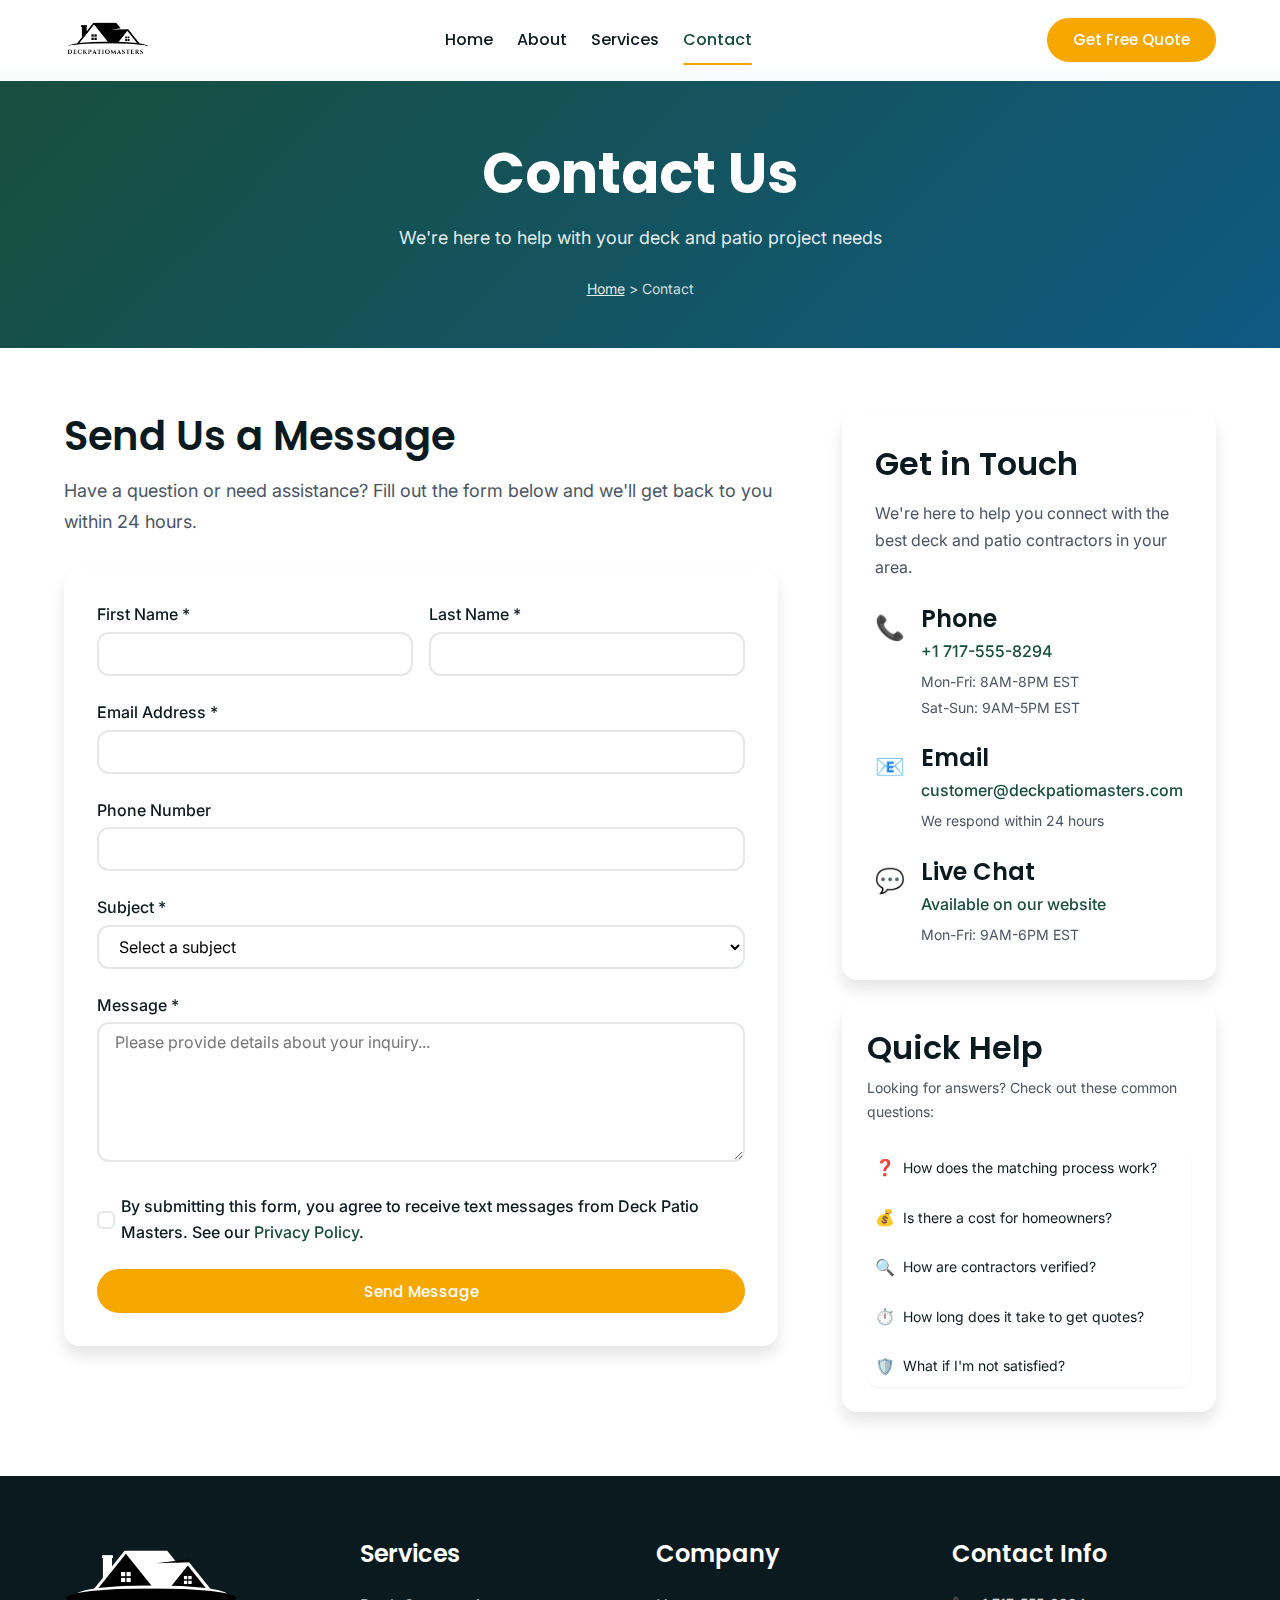
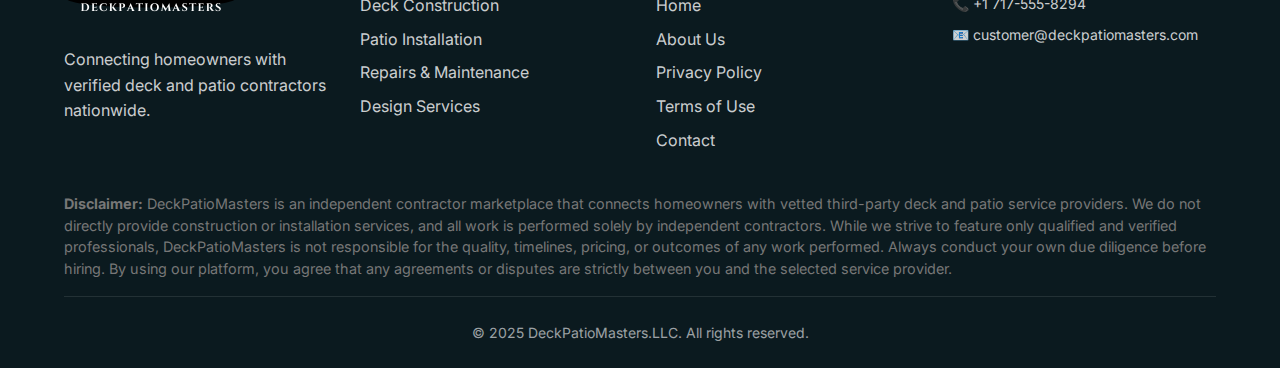
<file: contact.html>
<!DOCTYPE html>
<html lang="en">
<head>
    <meta charset="UTF-8">
    <meta name="viewport" content="width=device-width, initial-scale=1.0">
    <title>Contact DeckPatioMasters - Get Help & Support</title>
    <meta name="description" content="Contact DeckPatioMasters for support, questions, or partnership opportunities. Phone, email, and office location information available.">
    <meta name="keywords" content="contact deckpatiomasters, customer support, help, partnership, office location">
    <link rel="canonical" href="https://deckpatiomasters.com/contact.html">
    
    <!-- Open Graph / Facebook -->
    <meta property="og:type" content="website">
    <meta property="og:url" content="https://deckpatiomasters.com/contact.html">
    <meta property="og:title" content="Contact DeckPatioMasters - Get Help & Support">
    <meta property="og:description" content="Contact us for support, questions, or partnership opportunities. We're here to help with your deck and patio project needs.">
    <meta property="og:image" content="https://deckpatiomasters.com/assets/images/contact-og.jpg">

    <link rel="icon" type="image/svg+xml" href="assets/images/favicon.svg">
    <link rel="preconnect" href="https://fonts.googleapis.com">
    <link rel="preconnect" href="https://fonts.gstatic.com" crossorigin>
    <link href="https://fonts.googleapis.com/css2?family=Poppins:wght@300;400;500;600;700&family=Inter:wght@300;400;500;600&display=swap" rel="stylesheet">
    <link rel="stylesheet" href="assets/styles/main.css">
</head>
<body>
    <!-- Header -->
     <header class="header">
        <nav class="navbar">
            <div class="container">
               <div class="nav-brand">
                    <a href="\" class="logo">
                        <img src="assets/images/1.png" alt="DeckPatioMasters" width="200" height="50">
                    </a>
                </div>
                <div class="nav-menu" id="nav-menu">
                    <a href="index.html" class="nav-link">Home</a>
                      <a href="about.html" class="nav-link">About</a>
                    <a href="services.html" class="nav-link">Services</a>
                    <a href="contact.html" class="nav-link">Contact</a>
                </div>
                
                <div class="nav-actions">
                   <style>
@media (max-width: 768px) {
    .btn-hide-mobile {
        display: none !important;
    }
}
</style>

<a href="#quote-form" class="btn btn-primary btn-hide-mobile">Get Free Quote</a>

                    <button class="hamburger" id="hamburger" aria-label="Toggle navigation">
                        <span></span>
                        <span></span>
                        <span></span>
                    </button>
                </div>
            </div>
        </nav>
    </header>


    <!-- Page Header -->
    <section class="page-header">
        <div class="container">
            <div class="page-header-content">
                <h1>Contact Us</h1>
                <p>We're here to help with your deck and patio project needs</p>
                <nav class="breadcrumb">
                    <a href="index.html">Home</a> > <span>Contact</span>
                </nav>
            </div>
        </div>
    </section>

    <!-- Contact Section -->
    <section class="contact-section">
        <div class="container">
            <div class="contact-layout">
                <!-- Contact Form -->
                <div class="contact-form-container">
                    <div class="form-header">
                        <h2>Send Us a Message</h2>
                        <p>Have a question or need assistance? Fill out the form below and we'll get back to you within 24 hours.</p>
                    </div>
                    
                    <form class="contact-form glass-card" id="contact-form">
                        <div class="form-row">
                            <div class="form-group">
                                <label for="contact-first-name">First Name *</label>
                                <input type="text" id="contact-first-name" name="firstName" required>
                                <div class="error-message"></div>
                            </div>
                            <div class="form-group">
                                <label for="contact-last-name">Last Name *</label>
                                <input type="text" id="contact-last-name" name="lastName" required>
                                <div class="error-message"></div>
                            </div>
                        </div>
                        
                        <div class="form-group">
                            <label for="contact-email">Email Address *</label>
                            <input type="email" id="contact-email" name="email" required>
                            <div class="error-message"></div>
                        </div>
                        
                        <div class="form-group">
                            <label for="contact-phone">Phone Number</label>
                            <input type="tel" id="contact-phone" name="phone">
                            <div class="error-message"></div>
                        </div>
                        
                        <div class="form-group">
                            <label for="contact-subject">Subject *</label>
                            <select id="contact-subject" name="subject" required>
                                <option value="">Select a subject</option>
                                <option value="general">General Inquiry</option>
                                <option value="support">Customer Support</option>
                                <option value="contractor">Contractor Partnership</option>
                                <option value="technical">Technical Issue</option>
                                <option value="billing">Billing Question</option>
                                <option value="feedback">Feedback</option>
                                <option value="other">Other</option>
                            </select>
                            <div class="error-message"></div>
                        </div>
                        
                        <div class="form-group">
                            <label for="contact-message">Message *</label>
                            <textarea id="contact-message" name="message" rows="6" placeholder="Please provide details about your inquiry..." required></textarea>
                            <div class="error-message"></div>
                        </div>
                        
                        <div class="form-group">
                            <label class="checkbox-label">
                                <input type="checkbox" name="newsletter" value="yes">
                                <span class="checkmark"></span>
                               By submitting this form, you agree to receive text messages from Deck Patio Masters. See our <a href="privacy-policy.html">Privacy Policy</a>.
                            </label>
                        </div>
                        
                        <button type="submit" class="btn btn-primary btn-block">Send Message</button>
                    </form>
                </div>

                <!-- Contact Information -->
                <div class="contact-info-container">
                    <div class="contact-info-card glass-card">
                        <h3>Get in Touch</h3>
                        <p>We're here to help you connect with the best deck and patio contractors in your area.</p>
                        
                        <div class="contact-methods">
                            <div class="contact-method">
                                <div class="method-icon">📞</div>
                                <div class="method-info">
                                    <h4>Phone</h4>
                                    <p><a href="tel:+17175558294"> +1 717-555-8294</a></p>
                                    <small>Mon-Fri: 8AM-8PM EST<br>Sat-Sun: 9AM-5PM EST</small>
                                </div>
                            </div>
                            
                            <div class="contact-method">
                                <div class="method-icon">📧</div>
                                <div class="method-info">
                                    <h4>Email</h4>
                                    <p><a href="mailto:customer@deckpatiomasters.com">customer@deckpatiomasters.com</a></p>
                                    <small>We respond within 24 hours</small>
                                </div>
                            </div>
                            
                           
                            
                            <div class="contact-method">
                                <div class="method-icon">💬</div>
                                <div class="method-info">
                                    <h4>Live Chat</h4>
                                    <p>Available on our website</p>
                                    <small>Mon-Fri: 9AM-6PM EST</small>
                                </div>
                            </div>
                        </div>
                    </div>

                    <!-- FAQ Quick Links -->
                    <div class="faq-links glass-card">
                        <h3>Quick Help</h3>
                        <p>Looking for answers? Check out these common questions:</p>
                        
                        <div class="faq-list">
                            <a href="#" class="faq-link">
                                <span class="faq-icon">❓</span>
                                <span>How does the matching process work?</span>
                            </a>
                            <a href="#" class="faq-link">
                                <span class="faq-icon">💰</span>
                                <span>Is there a cost for homeowners?</span>
                            </a>
                            <a href="#" class="faq-link">
                                <span class="faq-icon">🔍</span>
                                <span>How are contractors verified?</span>
                            </a>
                            <a href="#" class="faq-link">
                                <span class="faq-icon">⏱️</span>
                                <span>How long does it take to get quotes?</span>
                            </a>
                            <a href="#" class="faq-link">
                                <span class="faq-icon">🛡️</span>
                                <span>What if I'm not satisfied?</span>
                            </a>
                        </div>
                    </div>
                </div>
            </div>
        </div>
    </section>





    <!-- Footer -->
   <footer class="footer">
        <div class="container">
            <div class="footer-content">
                <div class="footer-section">
                     <div class="footer-logo">
                      <a href="\">  <img src="assets/images/2.png" alt="DeckPatioMasters" width="90%" ></a>
                    </div>
                    <p>Connecting homeowners with verified deck and patio contractors nationwide.</p>
                   
                </div>
                
                <div class="footer-section">
                    <h4>Services</h4>
                    <ul>
                        <li><a href="services.html#deck-construction">Deck Construction</a></li>
                        <li><a href="services.html#patio-installation">Patio Installation</a></li>
                        <li><a href="services.html#repairs">Repairs & Maintenance</a></li>
                        <li><a href="services.html#design">Design Services</a></li>
                    </ul>
                </div>
                
                <div class="footer-section">
                    <h4>Company</h4>
                    <ul>
                        <li><a href="index.html">Home</a></li>
                        <li><a href="about.html">About Us</a></li>
                        <li><a href="privacy-policy.html">Privacy Policy</a></li>
                        <li><a href="terms.html">Terms of Use</a></li>
                        <li><a href="contact.html">Contact</a></li>

                    </ul>
                </div>
                
                               
                <div class="footer-section">
                    <h4>Contact Info</h4>
                    <div class="contact-info">
                      <p>📞 <a href="tel:+17175558294" style="color: inherit; text-decoration: none;">+1 717-555-8294</a></p>
<p>📧 <a href="mailto:customer@deckpatiomasters.com" style="color: inherit; text-decoration: none;">customer@deckpatiomasters.com</a></p>

                      
                    </div>
                </div>
                
            </div>
            <div><p style="font-size: 0.9rem; color: #777; line-height: 1.5;">
    <strong>Disclaimer:</strong> DeckPatioMasters is an independent contractor marketplace that connects homeowners with 
    vetted third-party deck and patio service providers. We do not directly provide construction or installation services, 
    and all work is performed solely by independent contractors. While we strive to feature only qualified and verified 
    professionals, DeckPatioMasters is not responsible for the quality, timelines, pricing, or outcomes of any work 
    performed. Always conduct your own due diligence before hiring. By using our platform, you agree that any 
    agreements or disputes are strictly between you and the selected service provider.
</p>
</div>
            
            <div class="footer-bottom">
               <p>&copy; 2025 <a href="\" style="color: inherit; text-decoration: none;">DeckPatioMasters.LLC</a>. All rights reserved.</p>

            </div>
        </div>
    </footer>
    <!-- Floating CTA (Mobile) -->
    <div class="floating-cta" id="floating-cta">
        <a href="index.html#quote-form" class="btn btn-primary">Get Quote</a>
    </div>

    <script src="assets/scripts/main.js"></script>
    <script src="assets/scripts/forms.js"></script>
    
    <style>
        /* Contact page specific styles */
        .contact-section {
            background: var(--white);
            padding: var(--spacing-3xl) 0;
        }
        
        .contact-layout {
            display: grid;
            grid-template-columns: 2fr 1fr;
            gap: var(--spacing-3xl);
            align-items: start;
        }
        
        @media (max-width: 1023px) {
            .contact-layout {
                grid-template-columns: 1fr;
            }
        }
        
        .form-header {
            margin-bottom: var(--spacing-xl);
        }
        
        .form-header h2 {
            margin-bottom: var(--spacing-md);
            color: var(--text-dark);
        }
        
        .form-header p {
            color: var(--text-light);
            font-size: 1.125rem;
        }
        
        .contact-form {
            padding: var(--spacing-xl);
        }
        
        .contact-info-container {
            display: flex;
            flex-direction: column;
            gap: var(--spacing-lg);
        }
        
        .contact-info-card {
            padding: var(--spacing-xl);
        }
        
        .contact-info-card h3 {
            margin-bottom: var(--spacing-md);
            color: var(--text-dark);
        }
        
        .contact-info-card > p {
            margin-bottom: var(--spacing-lg);
            color: var(--text-light);
        }
        
        .contact-methods {
            display: flex;
            flex-direction: column;
            gap: var(--spacing-lg);
        }
        
        .contact-method {
            display: flex;
            align-items: flex-start;
            gap: var(--spacing-md);
        }
        
        .method-icon {
            font-size: 1.5rem;
            flex-shrink: 0;
            margin-top: var(--spacing-xs);
        }
        
        .method-info h4 {
            margin-bottom: var(--spacing-xs);
            color: var(--text-dark);
        }
        
        .method-info p {
            margin-bottom: var(--spacing-xs);
            color: var(--primary-color);
            font-weight: 500;
        }
        
        .method-info a {
            color: var(--primary-color);
            text-decoration: none;
        }
        
        .method-info a:hover {
            text-decoration: underline;
        }
        
        .method-info small {
            color: var(--text-light);
            font-size: 0.875rem;
            line-height: 1.4;
        }
        
        .faq-links {
            padding: var(--spacing-lg);
        }
        
        .faq-links h3 {
            margin-bottom: var(--spacing-sm);
            color: var(--text-dark);
        }
        
        .faq-links > p {
            margin-bottom: var(--spacing-lg);
            color: var(--text-light);
            font-size: 0.875rem;
        }
        
        .faq-list {
            display: flex;
            flex-direction: column;
            gap: var(--spacing-sm);
        }
        
        .faq-link {
            display: flex;
            align-items: center;
            gap: var(--spacing-sm);
            padding: var(--spacing-sm);
            color: var(--text-dark);
            text-decoration: none;
            border-radius: var(--border-radius-sm);
            transition: all var(--transition-fast);
            font-size: 0.875rem;
        }
        
        .faq-link:hover {
            background: var(--light-gray);
            color: var(--primary-color);
        }
        
        .faq-icon {
            font-size: 1rem;
            flex-shrink: 0;
        }
        
        .map-section {
            background: var(--light-gray);
            padding: var(--spacing-3xl) 0;
        }
        
        .map-header {
            text-align: center;
            margin-bottom: var(--spacing-xl);
        }
        
        .map-header h2 {
            margin-bottom: var(--spacing-md);
        }
        
        .map-header p {
            color: var(--text-light);
            font-size: 1.125rem;
        }
        
        .map-container {
            max-width: 800px;
            margin: 0 auto;
        }
        
        .map-placeholder {
            background: var(--white);
            border-radius: var(--border-radius-lg);
            box-shadow: var(--shadow-lg);
            overflow: hidden;
            height: 400px;
            display: flex;
            align-items: center;
            justify-content: center;
            position: relative;
        }
        
        .map-placeholder::before {
            content: '';
            position: absolute;
            top: 0;
            left: 0;
            right: 0;
            bottom: 0;
            background: linear-gradient(135deg, var(--primary-color) 0%, var(--secondary-color) 100%);
            opacity: 0.1;
        }
        
        .map-content {
            text-align: center;
            position: relative;
            z-index: 2;
        }
        
        .map-icon {
            font-size: 3rem;
            margin-bottom: var(--spacing-md);
        }
        
        .map-content h3 {
            margin-bottom: var(--spacing-sm);
            color: var(--text-dark);
        }
        
        .map-content p {
            margin-bottom: var(--spacing-lg);
            color: var(--text-light);
            line-height: 1.6;
        }
        
        .map-actions {
            display: flex;
            gap: var(--spacing-md);
            justify-content: center;
        }
        
        @media (max-width: 767px) {
            .map-actions {
                flex-direction: column;
                align-items: center;
            }
        }
        
        .partnership-cta {
            background: var(--white);
            padding: var(--spacing-3xl) 0;
        }
        
        .partnership-content {
            display: grid;
            grid-template-columns: 2fr 1fr;
            gap: var(--spacing-3xl);
            align-items: center;
            padding: var(--spacing-3xl);
        }
        
        @media (max-width: 1023px) {
            .partnership-content {
                grid-template-columns: 1fr;
                text-align: center;
            }
        }
        
        .partnership-text h2 {
            margin-bottom: var(--spacing-md);
            color: var(--text-dark);
        }
        
        .partnership-text p {
            margin-bottom: var(--spacing-lg);
            color: var(--text-light);
            font-size: 1.125rem;
        }
        
        .partnership-text ul {
            list-style: none;
            padding: 0;
            margin: 0;
        }
        
        .partnership-text li {
            margin-bottom: var(--spacing-sm);
            color: var(--text-dark);
            font-weight: 500;
        }
        
        .partnership-actions {
            text-align: center;
        }
        
        .partnership-note {
            margin-top: var(--spacing-md);
            color: var(--text-light);
            font-size: 0.875rem;
        }
        
        .partnership-note a {
            color: var(--primary-color);
            text-decoration: none;
        }
        
        .partnership-note a:hover {
            text-decoration: underline;
        }
    </style>
</body>
</html>
</file>
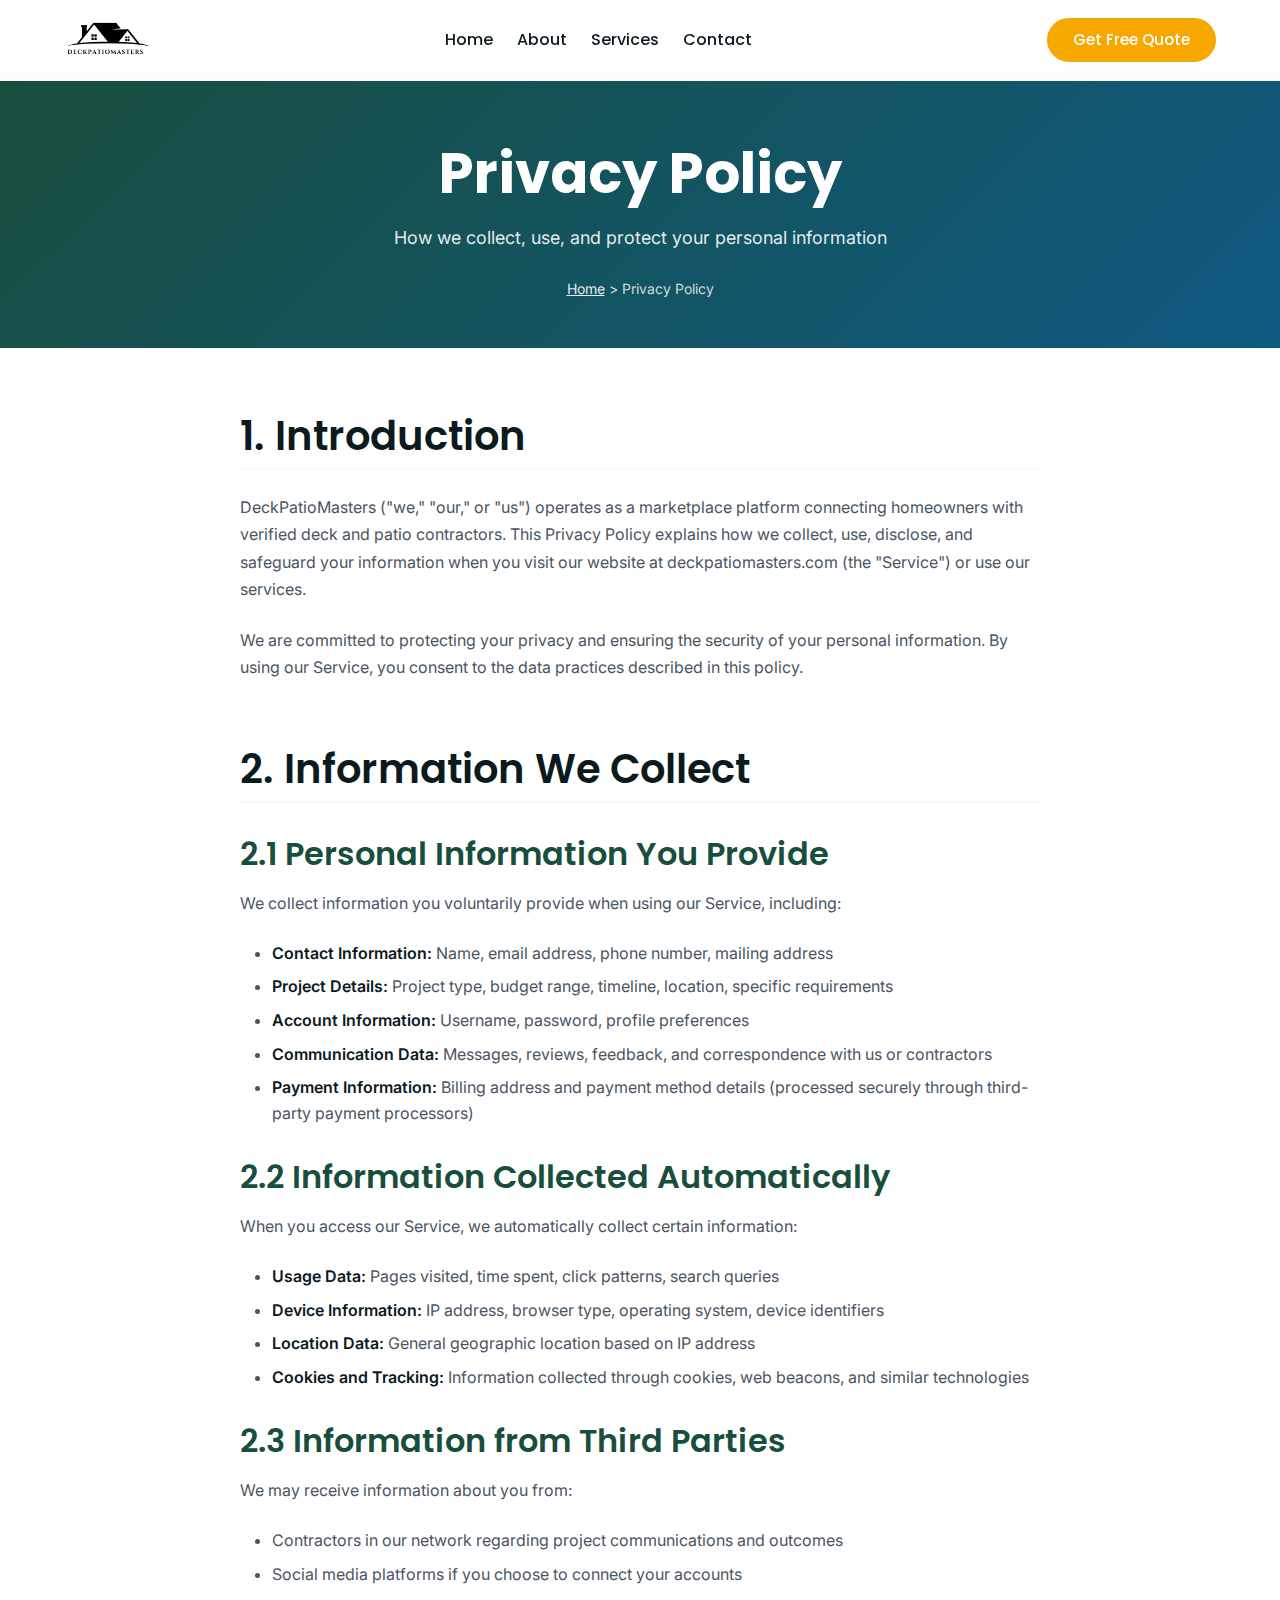
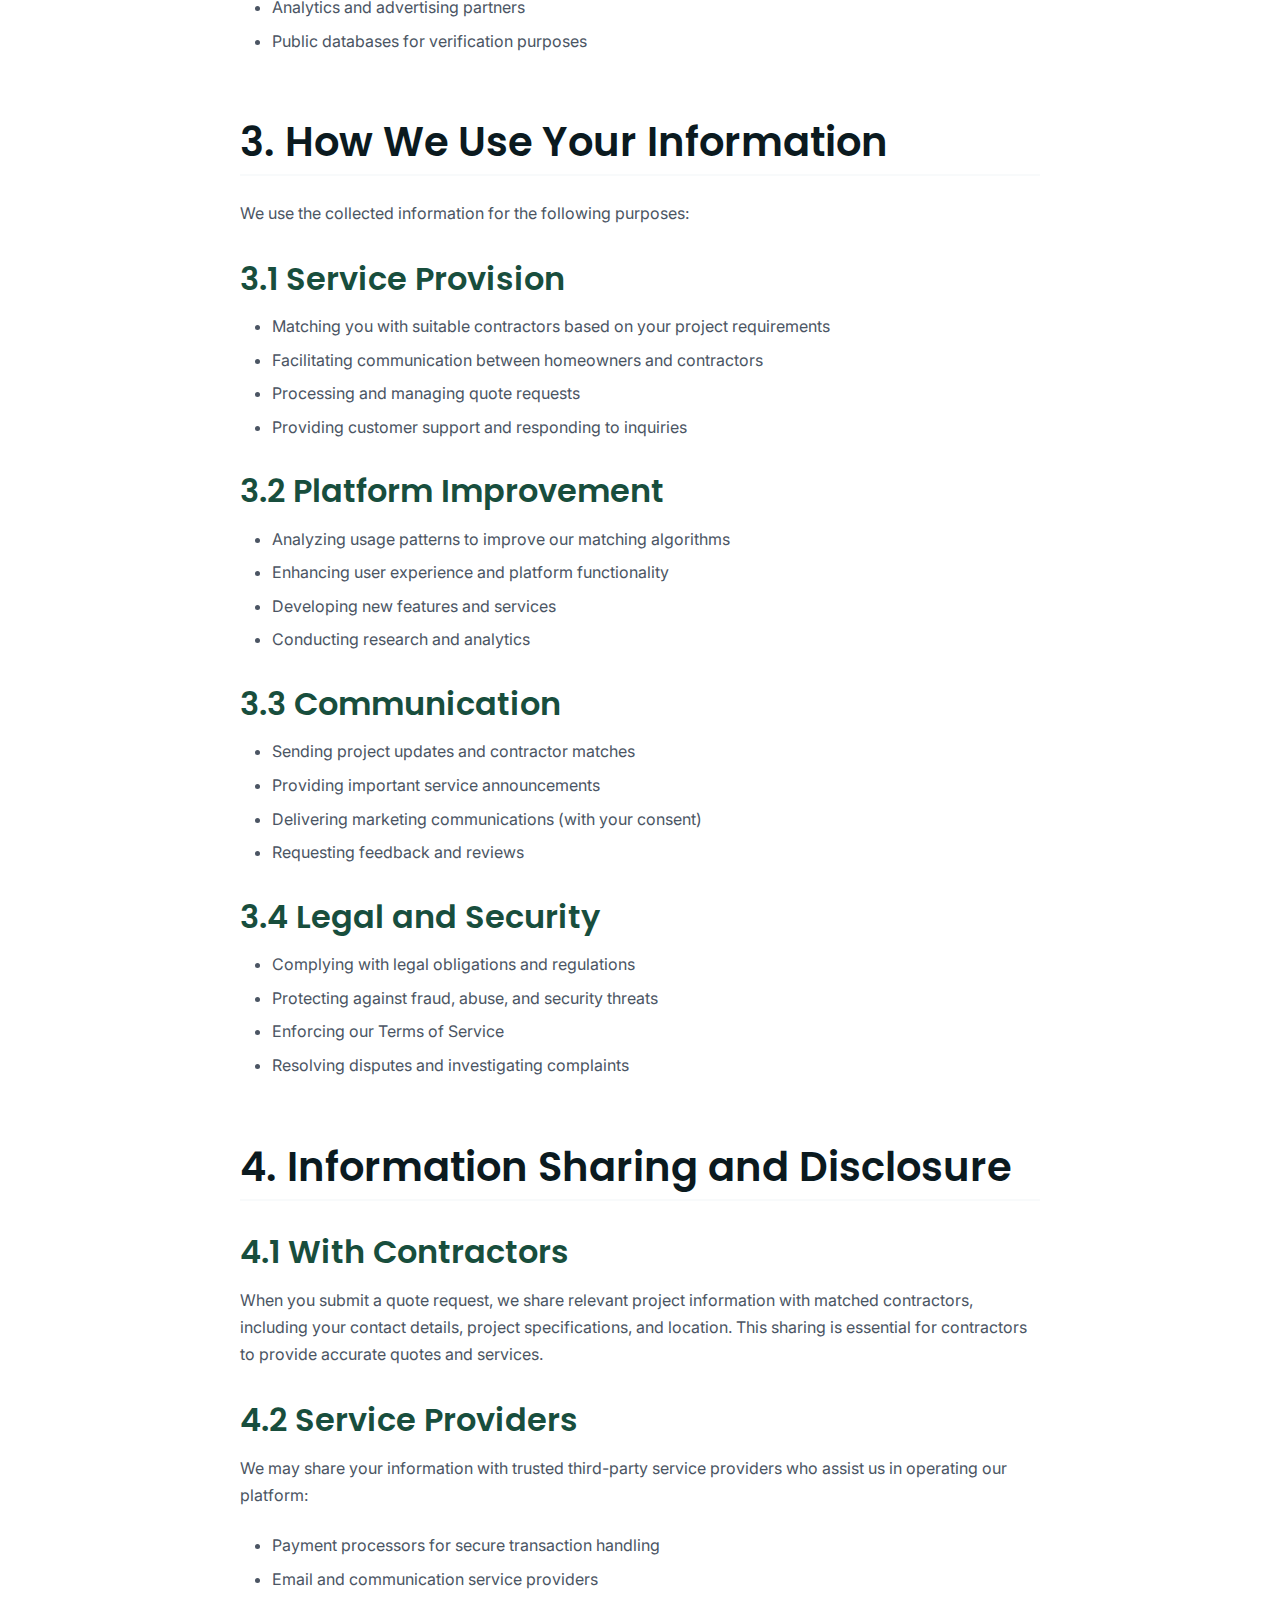
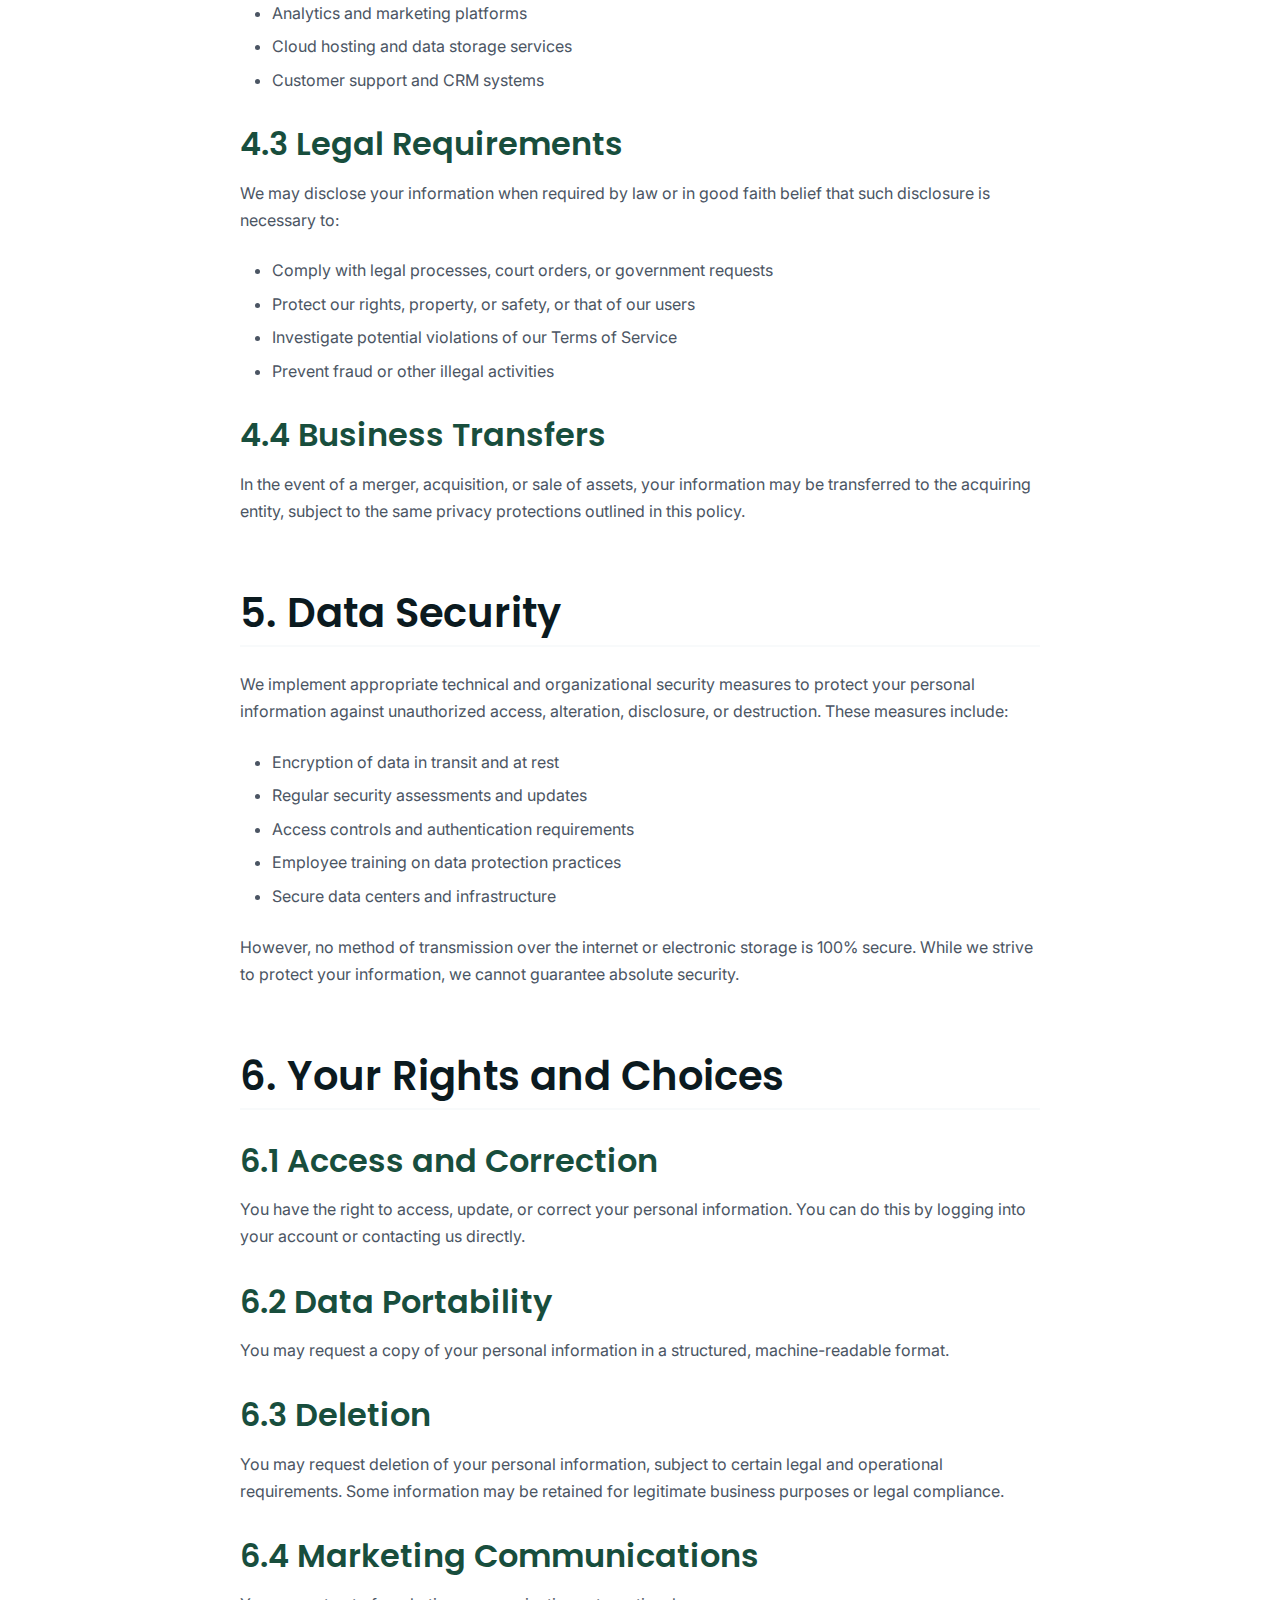
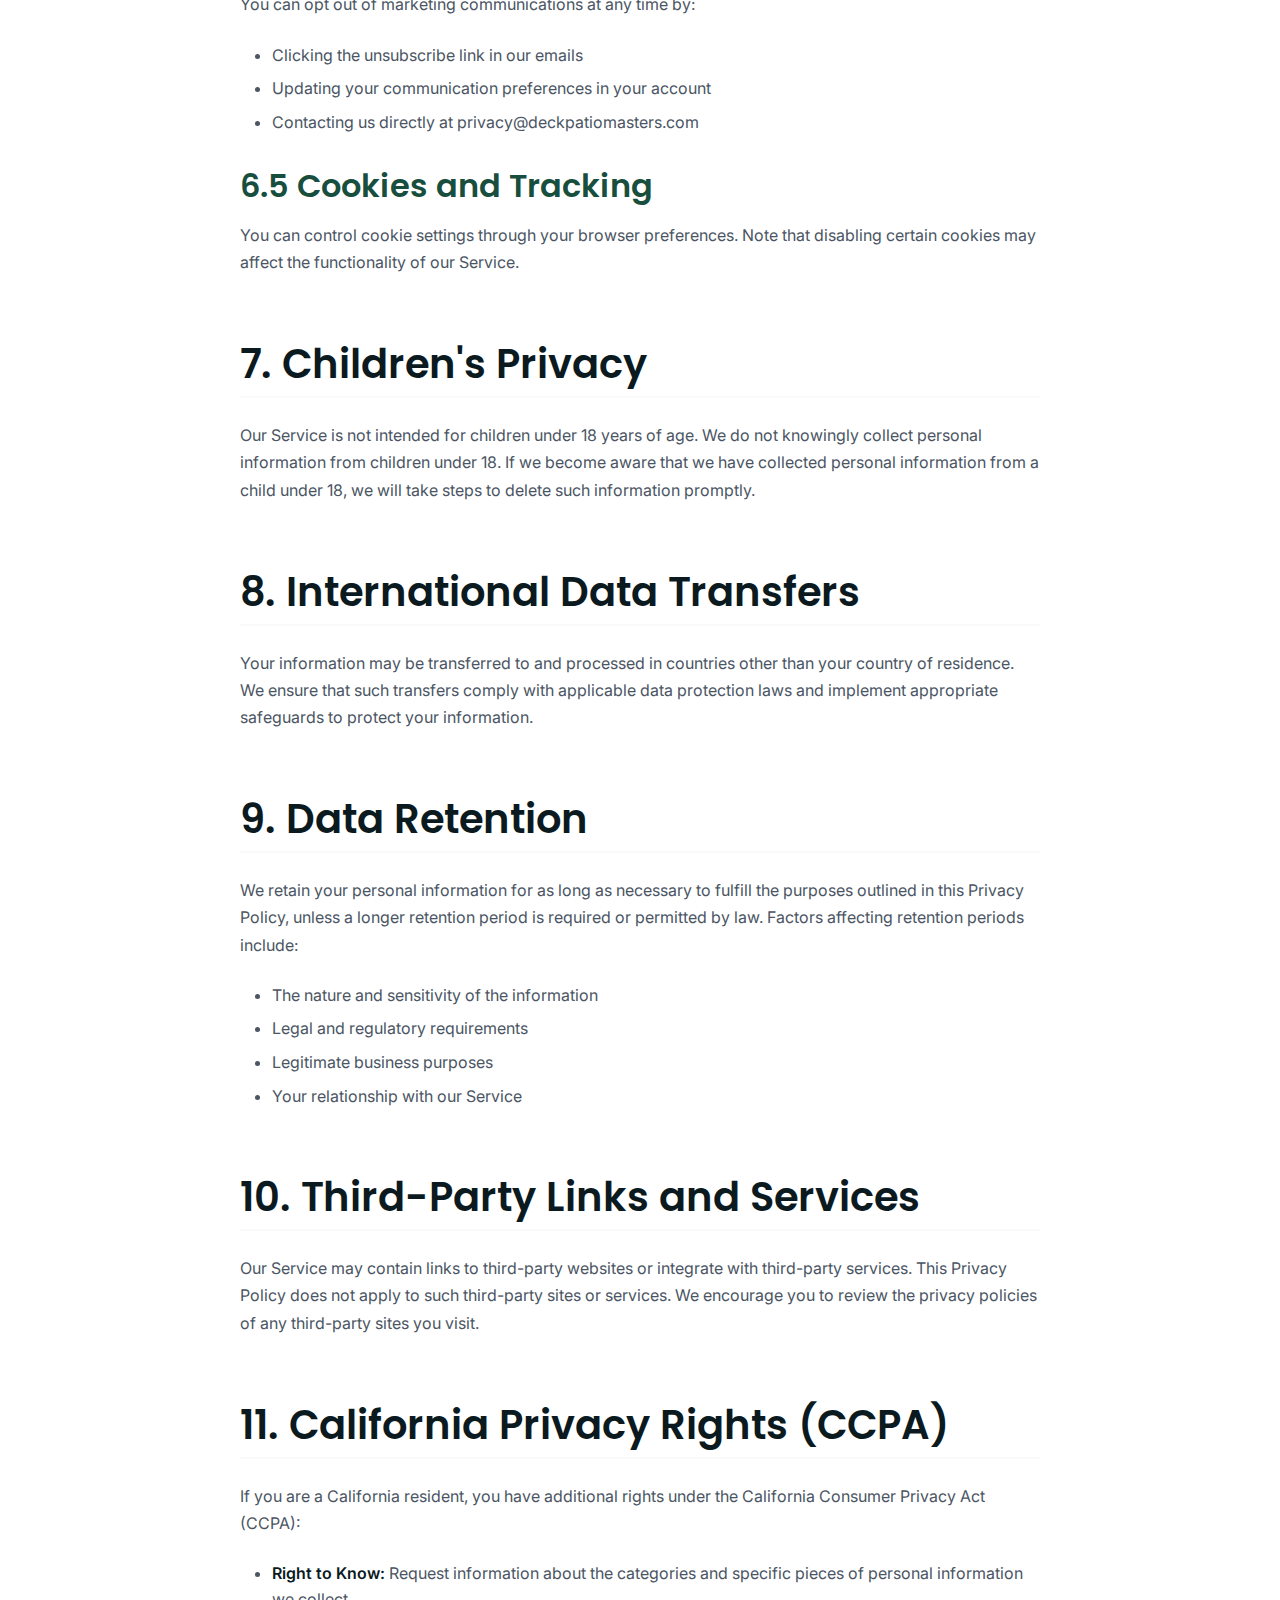
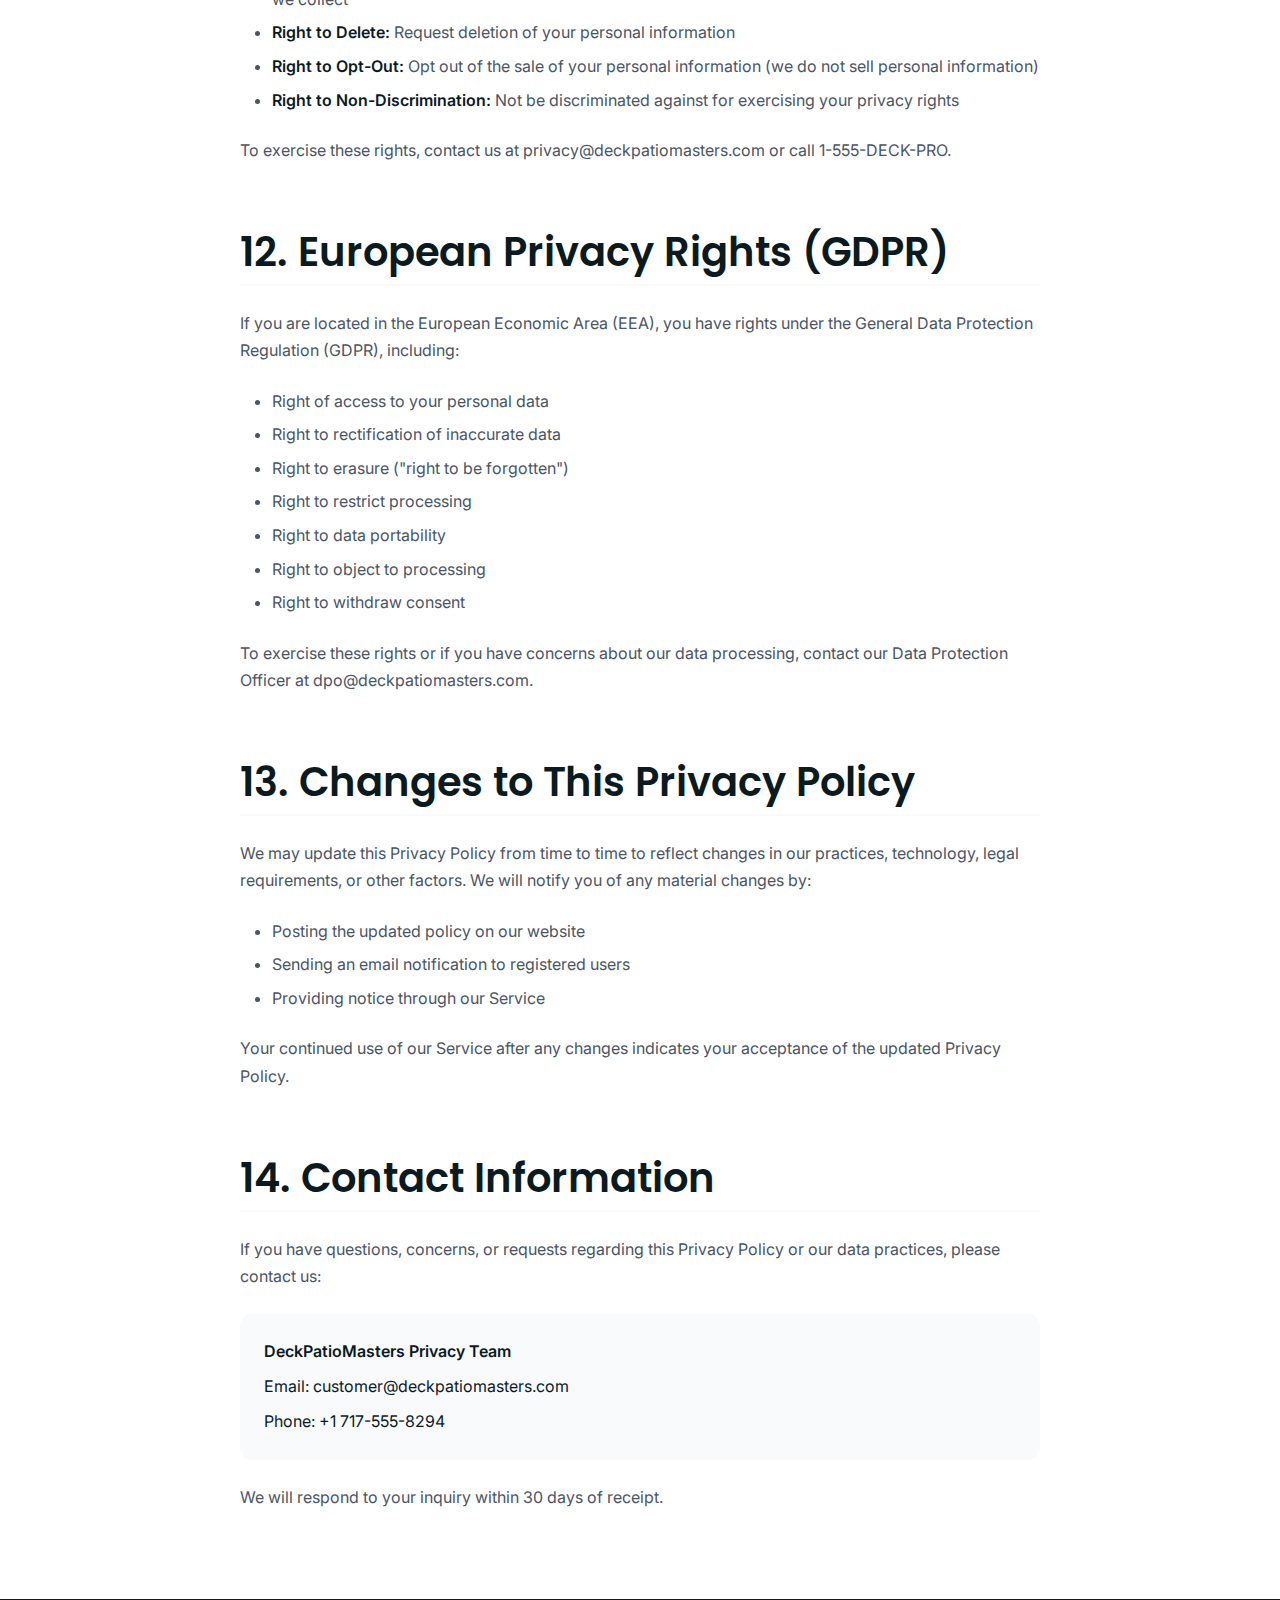
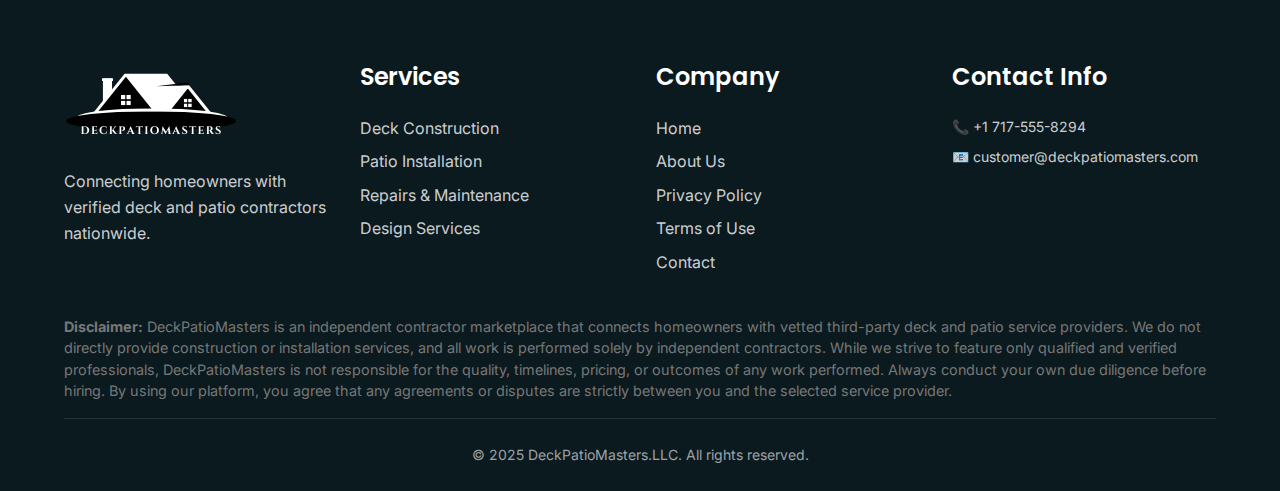
<file: privacy-policy.html>
<!DOCTYPE html>
<html lang="en">
<head>
    <meta charset="UTF-8">
    <meta name="viewport" content="width=device-width, initial-scale=1.0">
    <title>Privacy Policy | DeckPatioMasters</title>
    <meta name="description" content="DeckPatioMasters Privacy Policy - Learn how we collect, use, and protect your personal information when using our contractor marketplace platform.">
    <link rel="canonical" href="https://deckpatiomasters.com/privacy-policy.html">
    <link rel="icon" type="image/svg+xml" href="assets/images/favicon.svg">
    <link rel="preconnect" href="https://fonts.googleapis.com">
    <link rel="preconnect" href="https://fonts.gstatic.com" crossorigin>
    <link href="https://fonts.googleapis.com/css2?family=Poppins:wght@300;400;500;600;700&family=Inter:wght@300;400;500;600&display=swap" rel="stylesheet">
    <link rel="stylesheet" href="assets/styles/main.css">
</head>
<body>
    <!-- Header -->
    <header class="header">
        <nav class="navbar">
            <div class="container">
               <div class="nav-brand">
                    <a href="\" class="logo">
                        <img src="assets/images/1.png" alt="DeckPatioMasters" width="200" height="50">
                    </a>
                </div>
                <div class="nav-menu" id="nav-menu">
                    <a href="index.html" class="nav-link">Home</a>
                      <a href="about.html" class="nav-link">About</a>
                    <a href="services.html" class="nav-link">Services</a>
                    <a href="contact.html" class="nav-link">Contact</a>
                </div>
                
                <div class="nav-actions">
                   <style>
@media (max-width: 768px) {
    .btn-hide-mobile {
        display: none !important;
    }
}
</style>

<a href="#quote-form" class="btn btn-primary btn-hide-mobile">Get Free Quote</a>

                    <button class="hamburger" id="hamburger" aria-label="Toggle navigation">
                        <span></span>
                        <span></span>
                        <span></span>
                    </button>
                </div>
            </div>
        </nav>
    </header>

    <!-- Page Header -->
    <section class="page-header">
        <div class="container">
            <div class="page-header-content">
                <h1>Privacy Policy</h1>
                <p>How we collect, use, and protect your personal information</p>
                <nav class="breadcrumb">
                    <a href="index.html">Home</a> > <span>Privacy Policy</span>
                </nav>
            </div>
        </div>
    </section>

    <!-- Privacy Policy Content -->
    <section class="legal-content">
        <div class="container">
            <div class="legal-document">
                

                <div class="document-body">
                    <h2>1. Introduction</h2>
                    <p>DeckPatioMasters ("we," "our," or "us") operates as a marketplace platform connecting homeowners with verified deck and patio contractors. This Privacy Policy explains how we collect, use, disclose, and safeguard your information when you visit our website at deckpatiomasters.com (the "Service") or use our services.</p>
                    
                    <p>We are committed to protecting your privacy and ensuring the security of your personal information. By using our Service, you consent to the data practices described in this policy.</p>

                    <h2>2. Information We Collect</h2>
                    
                    <h3>2.1 Personal Information You Provide</h3>
                    <p>We collect information you voluntarily provide when using our Service, including:</p>
                    <ul>
                        <li><strong>Contact Information:</strong> Name, email address, phone number, mailing address</li>
                        <li><strong>Project Details:</strong> Project type, budget range, timeline, location, specific requirements</li>
                        <li><strong>Account Information:</strong> Username, password, profile preferences</li>
                        <li><strong>Communication Data:</strong> Messages, reviews, feedback, and correspondence with us or contractors</li>
                        <li><strong>Payment Information:</strong> Billing address and payment method details (processed securely through third-party payment processors)</li>
                    </ul>

                    <h3>2.2 Information Collected Automatically</h3>
                    <p>When you access our Service, we automatically collect certain information:</p>
                    <ul>
                        <li><strong>Usage Data:</strong> Pages visited, time spent, click patterns, search queries</li>
                        <li><strong>Device Information:</strong> IP address, browser type, operating system, device identifiers</li>
                        <li><strong>Location Data:</strong> General geographic location based on IP address</li>
                        <li><strong>Cookies and Tracking:</strong> Information collected through cookies, web beacons, and similar technologies</li>
                    </ul>

                    <h3>2.3 Information from Third Parties</h3>
                    <p>We may receive information about you from:</p>
                    <ul>
                        <li>Contractors in our network regarding project communications and outcomes</li>
                        <li>Social media platforms if you choose to connect your accounts</li>
                        <li>Analytics and advertising partners</li>
                        <li>Public databases for verification purposes</li>
                    </ul>

                    <h2>3. How We Use Your Information</h2>
                    <p>We use the collected information for the following purposes:</p>
                    
                    <h3>3.1 Service Provision</h3>
                    <ul>
                        <li>Matching you with suitable contractors based on your project requirements</li>
                        <li>Facilitating communication between homeowners and contractors</li>
                        <li>Processing and managing quote requests</li>
                        <li>Providing customer support and responding to inquiries</li>
                    </ul>

                    <h3>3.2 Platform Improvement</h3>
                    <ul>
                        <li>Analyzing usage patterns to improve our matching algorithms</li>
                        <li>Enhancing user experience and platform functionality</li>
                        <li>Developing new features and services</li>
                        <li>Conducting research and analytics</li>
                    </ul>

                    <h3>3.3 Communication</h3>
                    <ul>
                        <li>Sending project updates and contractor matches</li>
                        <li>Providing important service announcements</li>
                        <li>Delivering marketing communications (with your consent)</li>
                        <li>Requesting feedback and reviews</li>
                    </ul>

                    <h3>3.4 Legal and Security</h3>
                    <ul>
                        <li>Complying with legal obligations and regulations</li>
                        <li>Protecting against fraud, abuse, and security threats</li>
                        <li>Enforcing our Terms of Service</li>
                        <li>Resolving disputes and investigating complaints</li>
                    </ul>

                    <h2>4. Information Sharing and Disclosure</h2>
                    
                    <h3>4.1 With Contractors</h3>
                    <p>When you submit a quote request, we share relevant project information with matched contractors, including your contact details, project specifications, and location. This sharing is essential for contractors to provide accurate quotes and services.</p>

                    <h3>4.2 Service Providers</h3>
                    <p>We may share your information with trusted third-party service providers who assist us in operating our platform:</p>
                    <ul>
                        <li>Payment processors for secure transaction handling</li>
                        <li>Email and communication service providers</li>
                        <li>Analytics and marketing platforms</li>
                        <li>Cloud hosting and data storage services</li>
                        <li>Customer support and CRM systems</li>
                    </ul>

                    <h3>4.3 Legal Requirements</h3>
                    <p>We may disclose your information when required by law or in good faith belief that such disclosure is necessary to:</p>
                    <ul>
                        <li>Comply with legal processes, court orders, or government requests</li>
                        <li>Protect our rights, property, or safety, or that of our users</li>
                        <li>Investigate potential violations of our Terms of Service</li>
                        <li>Prevent fraud or other illegal activities</li>
                    </ul>

                    <h3>4.4 Business Transfers</h3>
                    <p>In the event of a merger, acquisition, or sale of assets, your information may be transferred to the acquiring entity, subject to the same privacy protections outlined in this policy.</p>

                    <h2>5. Data Security</h2>
                    <p>We implement appropriate technical and organizational security measures to protect your personal information against unauthorized access, alteration, disclosure, or destruction. These measures include:</p>
                    <ul>
                        <li>Encryption of data in transit and at rest</li>
                        <li>Regular security assessments and updates</li>
                        <li>Access controls and authentication requirements</li>
                        <li>Employee training on data protection practices</li>
                        <li>Secure data centers and infrastructure</li>
                    </ul>
                    
                    <p>However, no method of transmission over the internet or electronic storage is 100% secure. While we strive to protect your information, we cannot guarantee absolute security.</p>

                    <h2>6. Your Rights and Choices</h2>
                    
                    <h3>6.1 Access and Correction</h3>
                    <p>You have the right to access, update, or correct your personal information. You can do this by logging into your account or contacting us directly.</p>

                    <h3>6.2 Data Portability</h3>
                    <p>You may request a copy of your personal information in a structured, machine-readable format.</p>

                    <h3>6.3 Deletion</h3>
                    <p>You may request deletion of your personal information, subject to certain legal and operational requirements. Some information may be retained for legitimate business purposes or legal compliance.</p>

                    <h3>6.4 Marketing Communications</h3>
                    <p>You can opt out of marketing communications at any time by:</p>
                    <ul>
                        <li>Clicking the unsubscribe link in our emails</li>
                        <li>Updating your communication preferences in your account</li>
                        <li>Contacting us directly at privacy@deckpatiomasters.com</li>
                    </ul>

                    <h3>6.5 Cookies and Tracking</h3>
                    <p>You can control cookie settings through your browser preferences. Note that disabling certain cookies may affect the functionality of our Service.</p>

                    <h2>7. Children's Privacy</h2>
                    <p>Our Service is not intended for children under 18 years of age. We do not knowingly collect personal information from children under 18. If we become aware that we have collected personal information from a child under 18, we will take steps to delete such information promptly.</p>

                    <h2>8. International Data Transfers</h2>
                    <p>Your information may be transferred to and processed in countries other than your country of residence. We ensure that such transfers comply with applicable data protection laws and implement appropriate safeguards to protect your information.</p>

                    <h2>9. Data Retention</h2>
                    <p>We retain your personal information for as long as necessary to fulfill the purposes outlined in this Privacy Policy, unless a longer retention period is required or permitted by law. Factors affecting retention periods include:</p>
                    <ul>
                        <li>The nature and sensitivity of the information</li>
                        <li>Legal and regulatory requirements</li>
                        <li>Legitimate business purposes</li>
                        <li>Your relationship with our Service</li>
                    </ul>

                    <h2>10. Third-Party Links and Services</h2>
                    <p>Our Service may contain links to third-party websites or integrate with third-party services. This Privacy Policy does not apply to such third-party sites or services. We encourage you to review the privacy policies of any third-party sites you visit.</p>

                    <h2>11. California Privacy Rights (CCPA)</h2>
                    <p>If you are a California resident, you have additional rights under the California Consumer Privacy Act (CCPA):</p>
                    <ul>
                        <li><strong>Right to Know:</strong> Request information about the categories and specific pieces of personal information we collect</li>
                        <li><strong>Right to Delete:</strong> Request deletion of your personal information</li>
                        <li><strong>Right to Opt-Out:</strong> Opt out of the sale of your personal information (we do not sell personal information)</li>
                        <li><strong>Right to Non-Discrimination:</strong> Not be discriminated against for exercising your privacy rights</li>
                    </ul>
                    
                    <p>To exercise these rights, contact us at privacy@deckpatiomasters.com or call 1-555-DECK-PRO.</p>

                    <h2>12. European Privacy Rights (GDPR)</h2>
                    <p>If you are located in the European Economic Area (EEA), you have rights under the General Data Protection Regulation (GDPR), including:</p>
                    <ul>
                        <li>Right of access to your personal data</li>
                        <li>Right to rectification of inaccurate data</li>
                        <li>Right to erasure ("right to be forgotten")</li>
                        <li>Right to restrict processing</li>
                        <li>Right to data portability</li>
                        <li>Right to object to processing</li>
                        <li>Right to withdraw consent</li>
                    </ul>
                    
                    <p>To exercise these rights or if you have concerns about our data processing, contact our Data Protection Officer at dpo@deckpatiomasters.com.</p>

                    <h2>13. Changes to This Privacy Policy</h2>
                    <p>We may update this Privacy Policy from time to time to reflect changes in our practices, technology, legal requirements, or other factors. We will notify you of any material changes by:</p>
                    <ul>
                        <li>Posting the updated policy on our website</li>
                        <li>Sending an email notification to registered users</li>
                        <li>Providing notice through our Service</li>
                    </ul>
                    
                    <p>Your continued use of our Service after any changes indicates your acceptance of the updated Privacy Policy.</p>

                    <h2>14. Contact Information</h2>
                    <p>If you have questions, concerns, or requests regarding this Privacy Policy or our data practices, please contact us:</p>
                    
                    <div class="contact-details">
                        <p><strong>DeckPatioMasters Privacy Team</strong></p>
                       <p>Email: <a href="mailto:customer@deckpatiomasters.com" style="color: inherit; text-decoration: none;">customer@deckpatiomasters.com</a></p>
<p>Phone: <a href="tel:+17175558294" style="color: inherit; text-decoration: none;">+1 717-555-8294</a></p>

                        
                    </div>
                    
                    <p>We will respond to your inquiry within 30 days of receipt.</p>

                  
                </div>
            </div>
        </div>
    </section>

    <!-- Footer -->
 <footer class="footer">
        <div class="container">
            <div class="footer-content">
                <div class="footer-section">
                     <div class="footer-logo">
                      <a href="\">  <img src="assets/images/2.png" alt="DeckPatioMasters" width="90%" ></a>
                    </div>
                    <p>Connecting homeowners with verified deck and patio contractors nationwide.</p>
                   
                </div>
                
                <div class="footer-section">
                    <h4>Services</h4>
                    <ul>
                        <li><a href="services.html#deck-construction">Deck Construction</a></li>
                        <li><a href="services.html#patio-installation">Patio Installation</a></li>
                        <li><a href="services.html#repairs">Repairs & Maintenance</a></li>
                        <li><a href="services.html#design">Design Services</a></li>
                    </ul>
                </div>
                
                <div class="footer-section">
                    <h4>Company</h4>
                    <ul>
                        <li><a href="index.html">Home</a></li>
                        <li><a href="about.html">About Us</a></li>
                        <li><a href="privacy-policy.html">Privacy Policy</a></li>
                        <li><a href="terms.html">Terms of Use</a></li>
                        <li><a href="contact.html">Contact</a></li>

                    </ul>
                </div>
                
                               
                <div class="footer-section">
                    <h4>Contact Info</h4>
                    <div class="contact-info">
                      <p>📞 <a href="tel:+17175558294" style="color: inherit; text-decoration: none;">+1 717-555-8294</a></p>
<p>📧 <a href="mailto:customer@deckpatiomasters.com" style="color: inherit; text-decoration: none;">customer@deckpatiomasters.com</a></p>

                      
                    </div>
                </div>
                
            </div>
            <div><p style="font-size: 0.9rem; color: #777; line-height: 1.5;">
    <strong>Disclaimer:</strong> DeckPatioMasters is an independent contractor marketplace that connects homeowners with 
    vetted third-party deck and patio service providers. We do not directly provide construction or installation services, 
    and all work is performed solely by independent contractors. While we strive to feature only qualified and verified 
    professionals, DeckPatioMasters is not responsible for the quality, timelines, pricing, or outcomes of any work 
    performed. Always conduct your own due diligence before hiring. By using our platform, you agree that any 
    agreements or disputes are strictly between you and the selected service provider.
</p>
</div>
            
            <div class="footer-bottom">
               <p>&copy; 2025 <a href="\" style="color: inherit; text-decoration: none;">DeckPatioMasters.LLC</a>. All rights reserved.</p>

            </div>
        </div>
    </footer>

    <script src="assets/scripts/main.js"></script>
    
    <style>
        /* Legal pages specific styles */
        .legal-content {
            background: var(--white);
            padding: var(--spacing-3xl) 0;
        }
        
        .legal-document {
            max-width: 800px;
            margin: 0 auto;
        }
        
        .document-meta {
            background: var(--light-gray);
            padding: var(--spacing-lg);
            border-radius: var(--border-radius-md);
            margin-bottom: var(--spacing-xl);
            border-left: 4px solid var(--primary-color);
        }
        
        .document-meta p {
            margin-bottom: var(--spacing-sm);
            color: var(--text-dark);
            font-weight: 500;
        }
        
        .document-meta p:last-child {
            margin-bottom: 0;
        }
        
        .document-body {
            line-height: 1.7;
            color: var(--text-light);
        }
        
        .document-body h2 {
            color: var(--text-dark);
            margin-top: var(--spacing-3xl);
            margin-bottom: var(--spacing-lg);
            padding-bottom: var(--spacing-sm);
            border-bottom: 2px solid var(--light-gray);
        }
        
        .document-body h2:first-child {
            margin-top: 0;
        }
        
        .document-body h3 {
            color: var(--primary-color);
            margin-top: var(--spacing-xl);
            margin-bottom: var(--spacing-md);
        }
        
        .document-body p {
            margin-bottom: var(--spacing-lg);
        }
        
        .document-body ul {
            margin-bottom: var(--spacing-lg);
            padding-left: var(--spacing-xl);
        }
        
        .document-body li {
            margin-bottom: var(--spacing-sm);
        }
        
        .document-body strong {
            color: var(--text-dark);
            font-weight: 600;
        }
        
        .contact-details {
            background: var(--light-gray);
            padding: var(--spacing-lg);
            border-radius: var(--border-radius-md);
            margin: var(--spacing-lg) 0;
        }
        
        .contact-details p {
            margin-bottom: var(--spacing-sm);
            color: var(--text-dark);
        }
        
        .contact-details p:last-child {
            margin-bottom: 0;
        }
        
        .policy-footer {
            margin-top: var(--spacing-3xl);
            padding-top: var(--spacing-lg);
            border-top: 1px solid var(--medium-gray);
            text-align: center;
        }
        
        .policy-footer em {
            color: var(--text-light);
            font-size: 0.875rem;
        }
    </style>
</body>
</html>
</file>
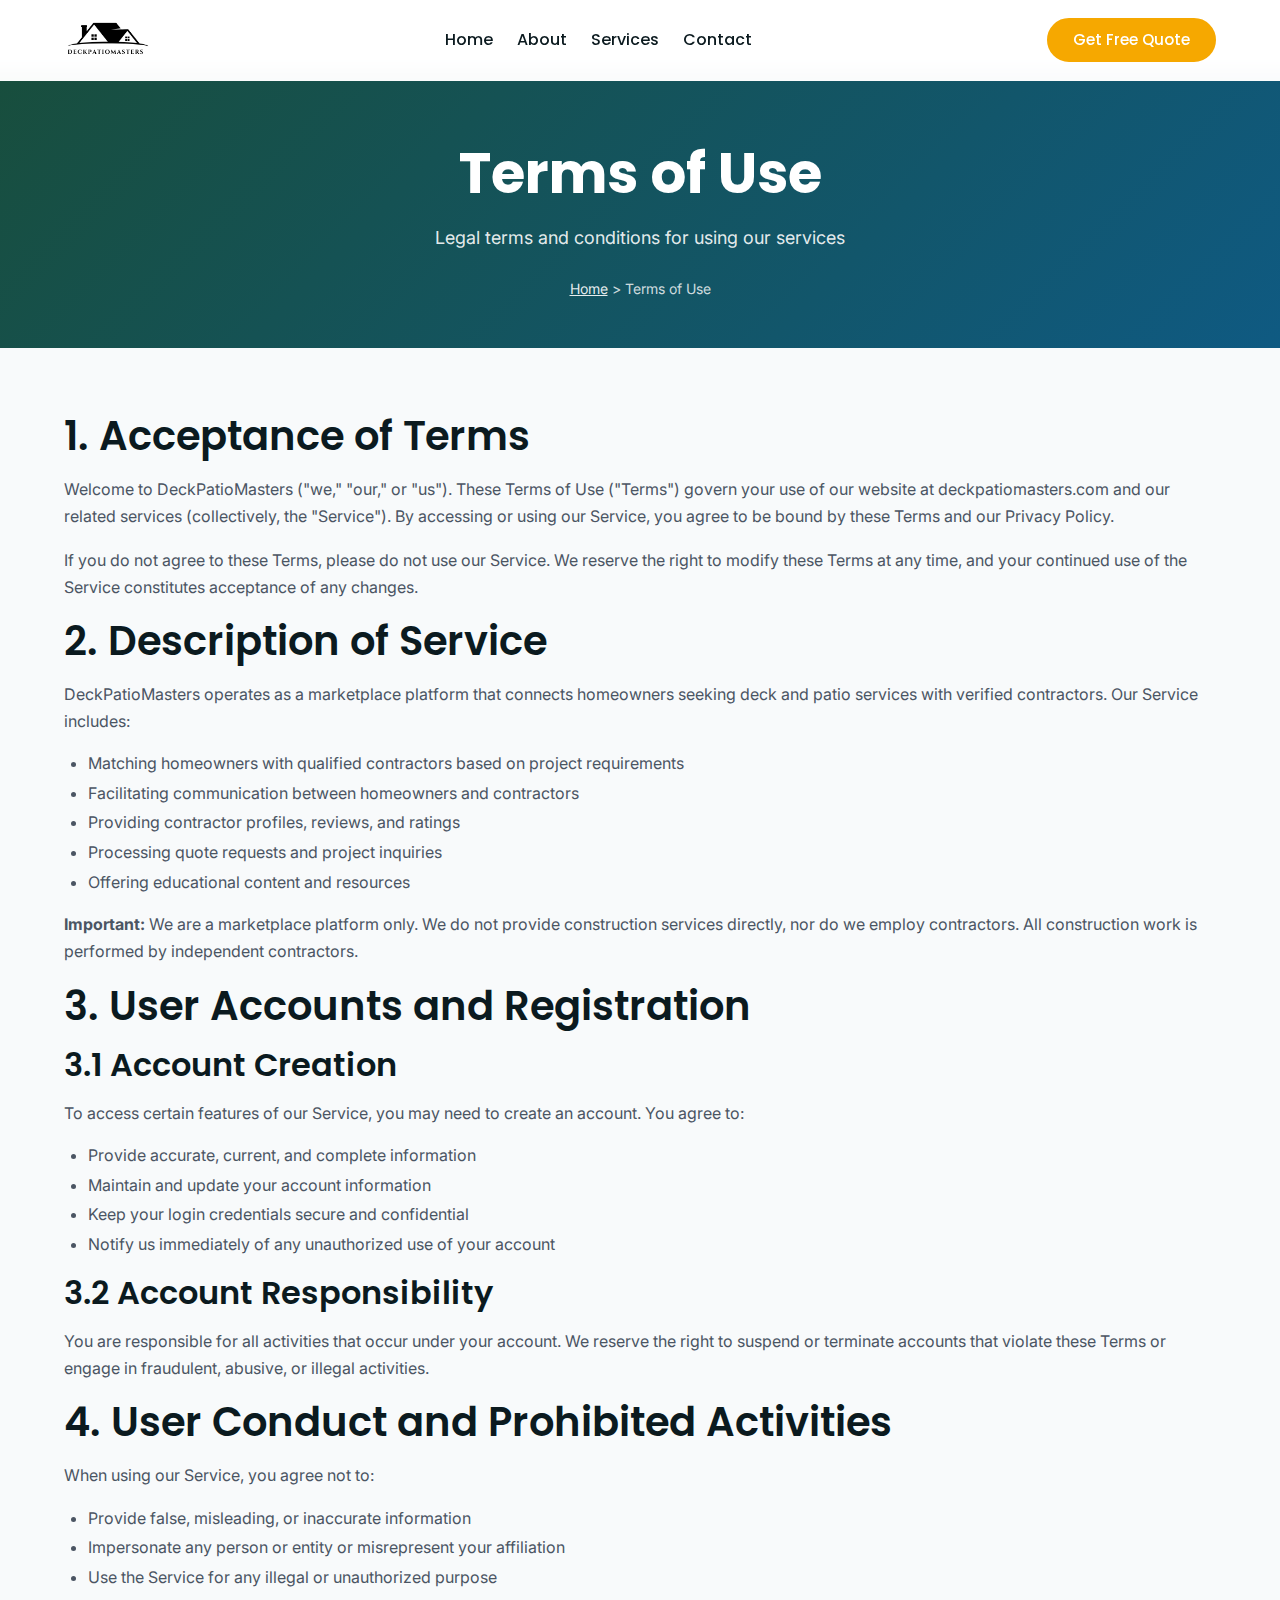
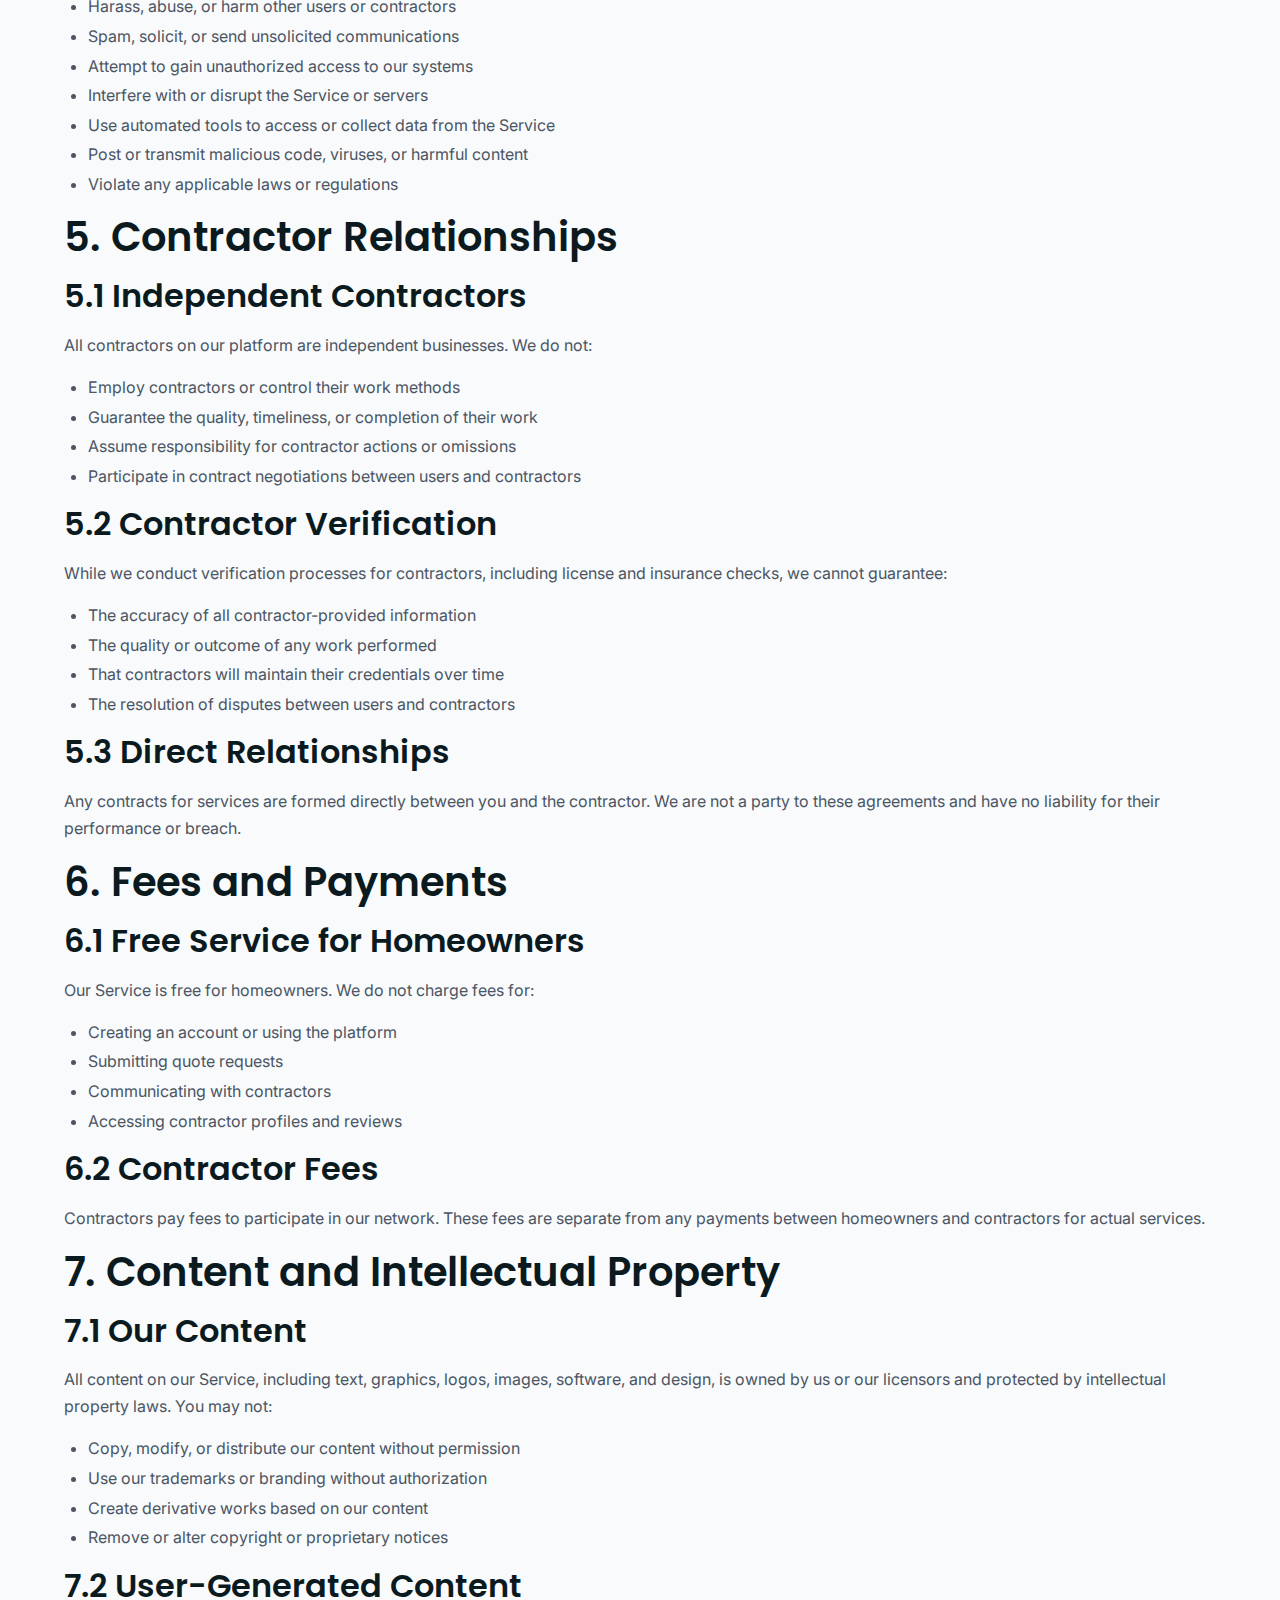
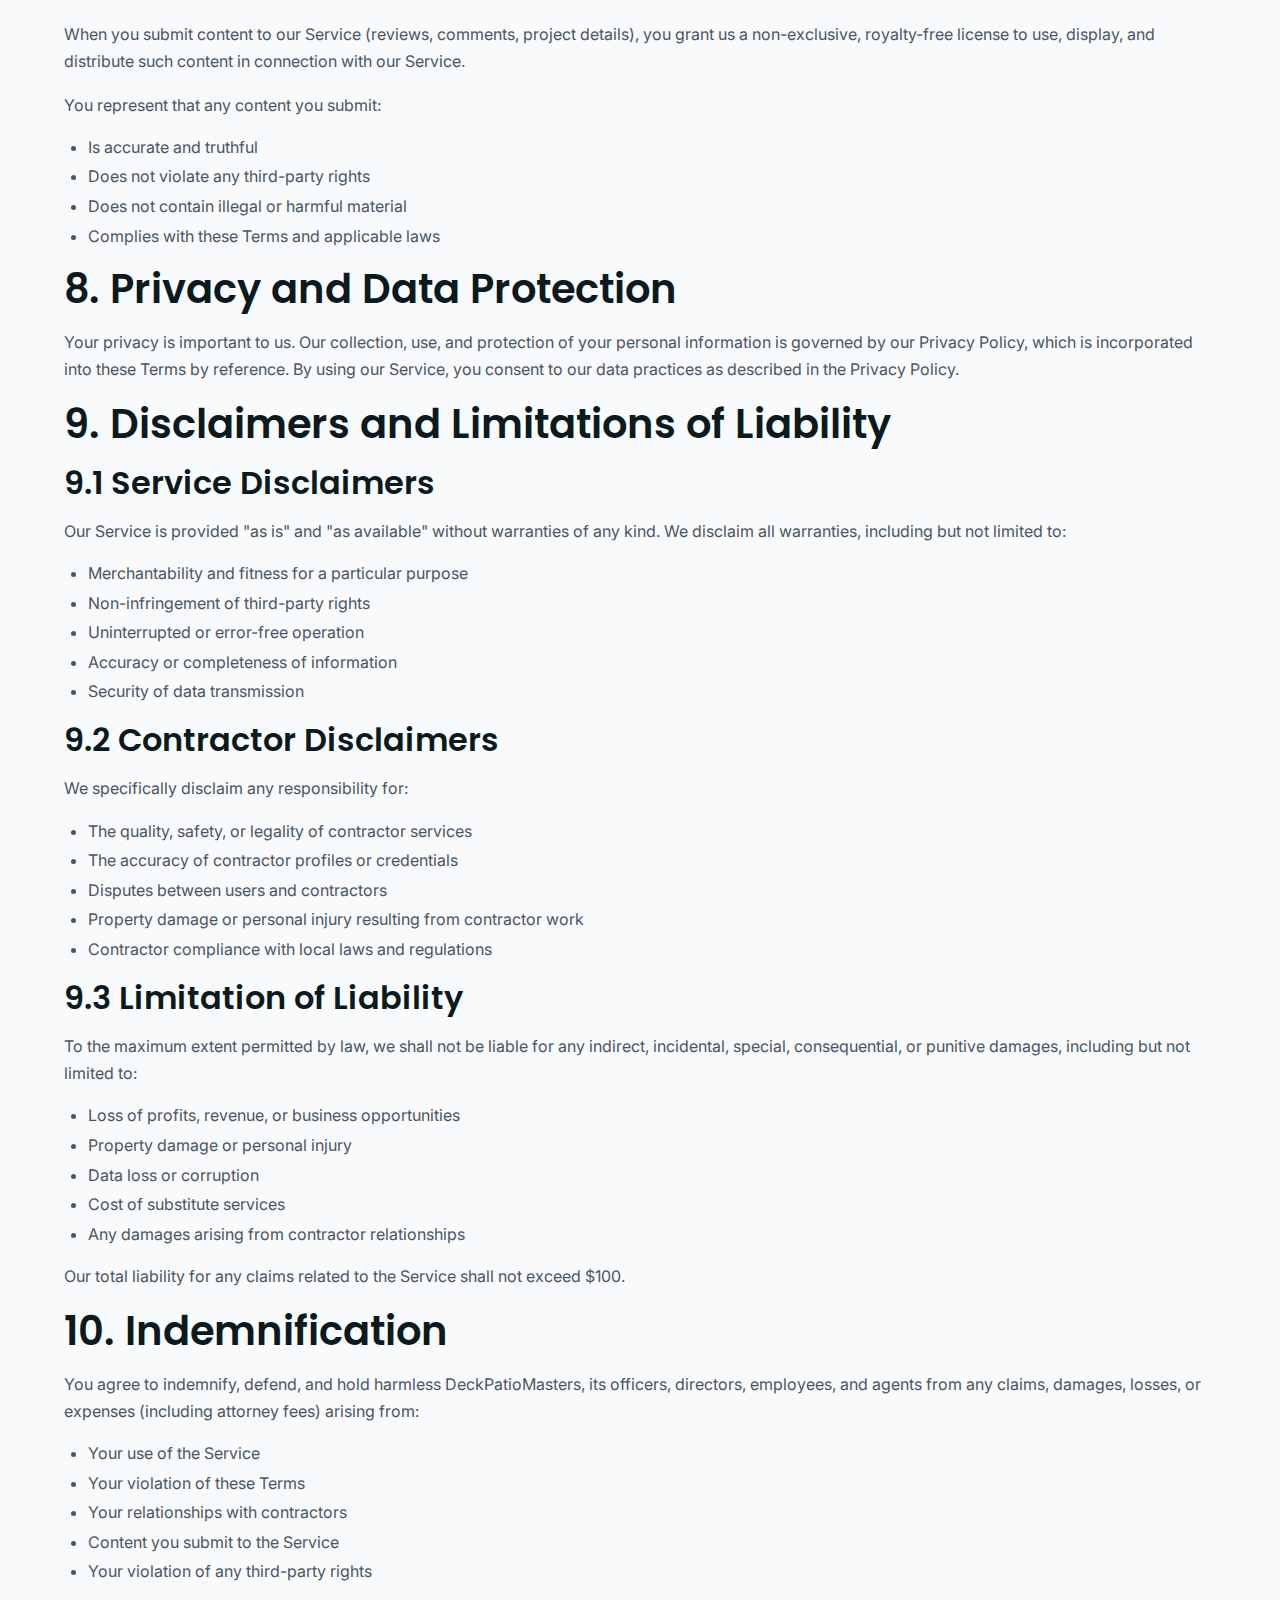
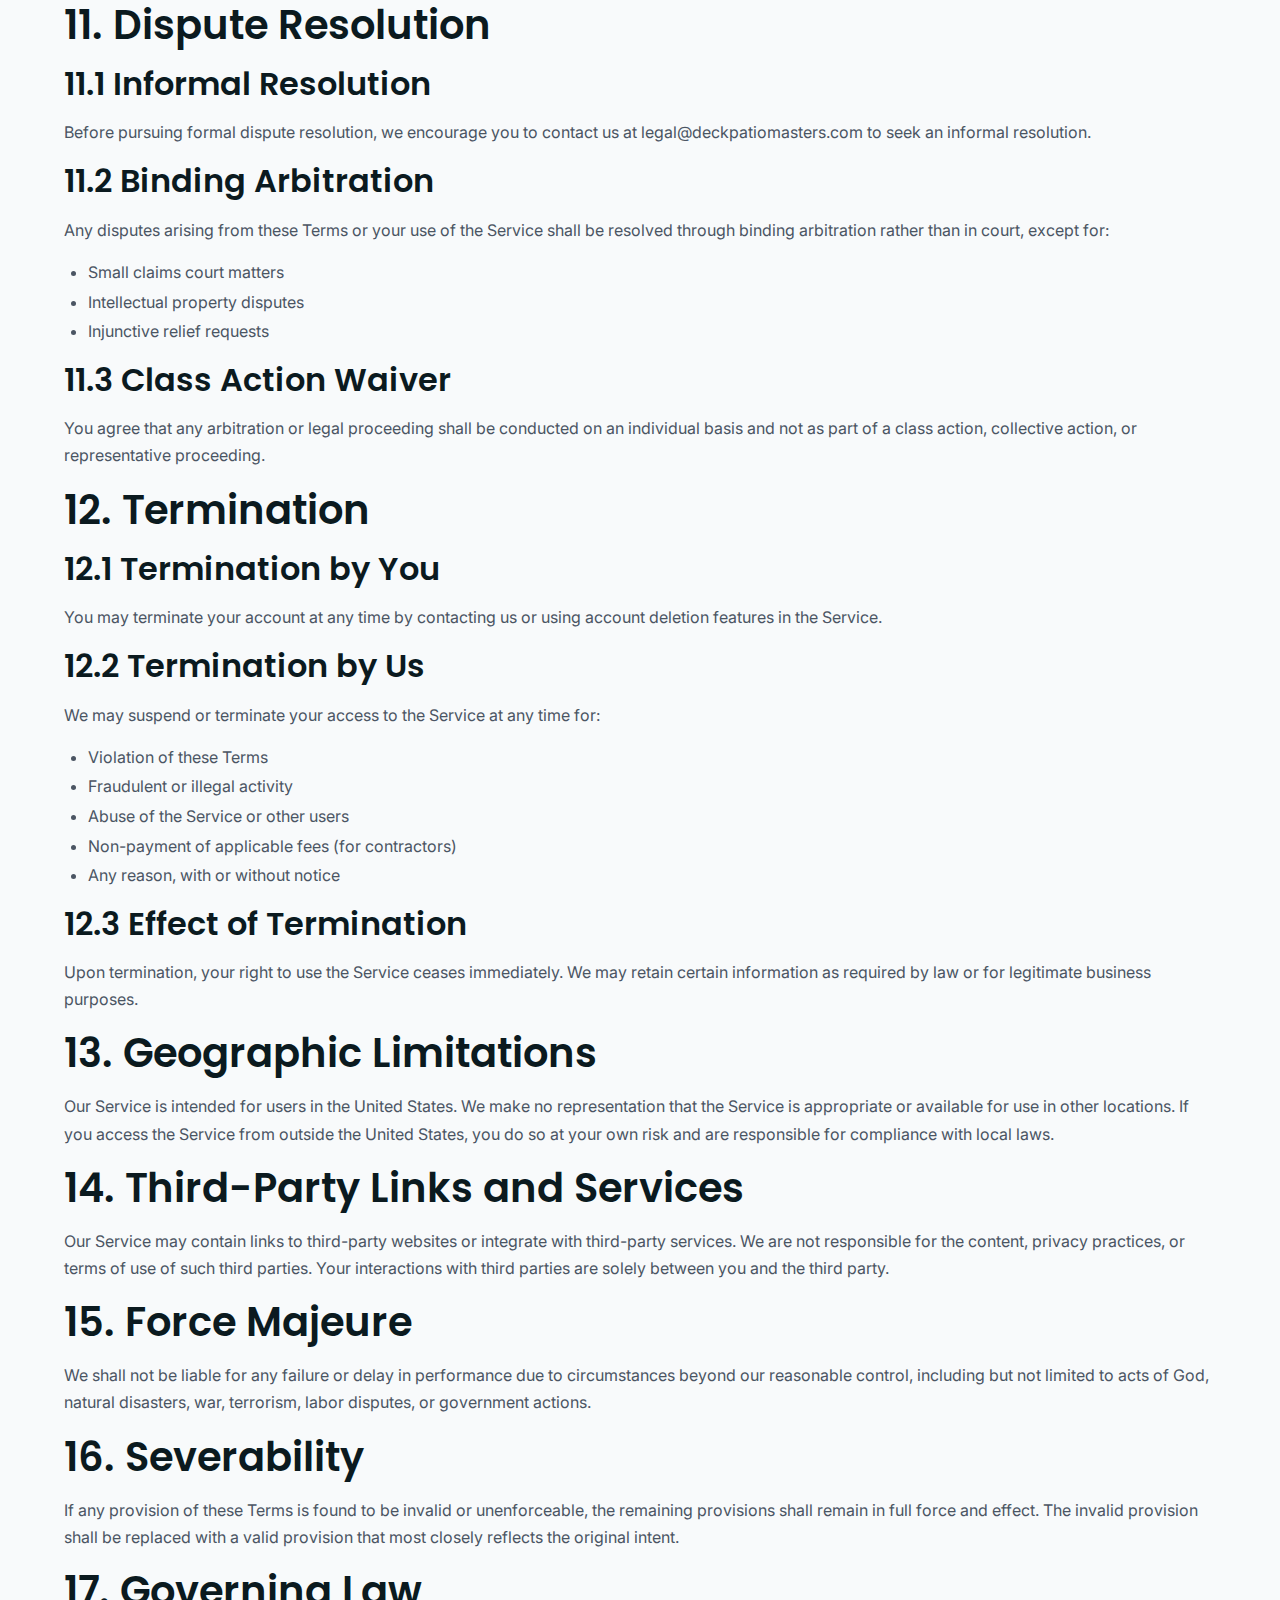
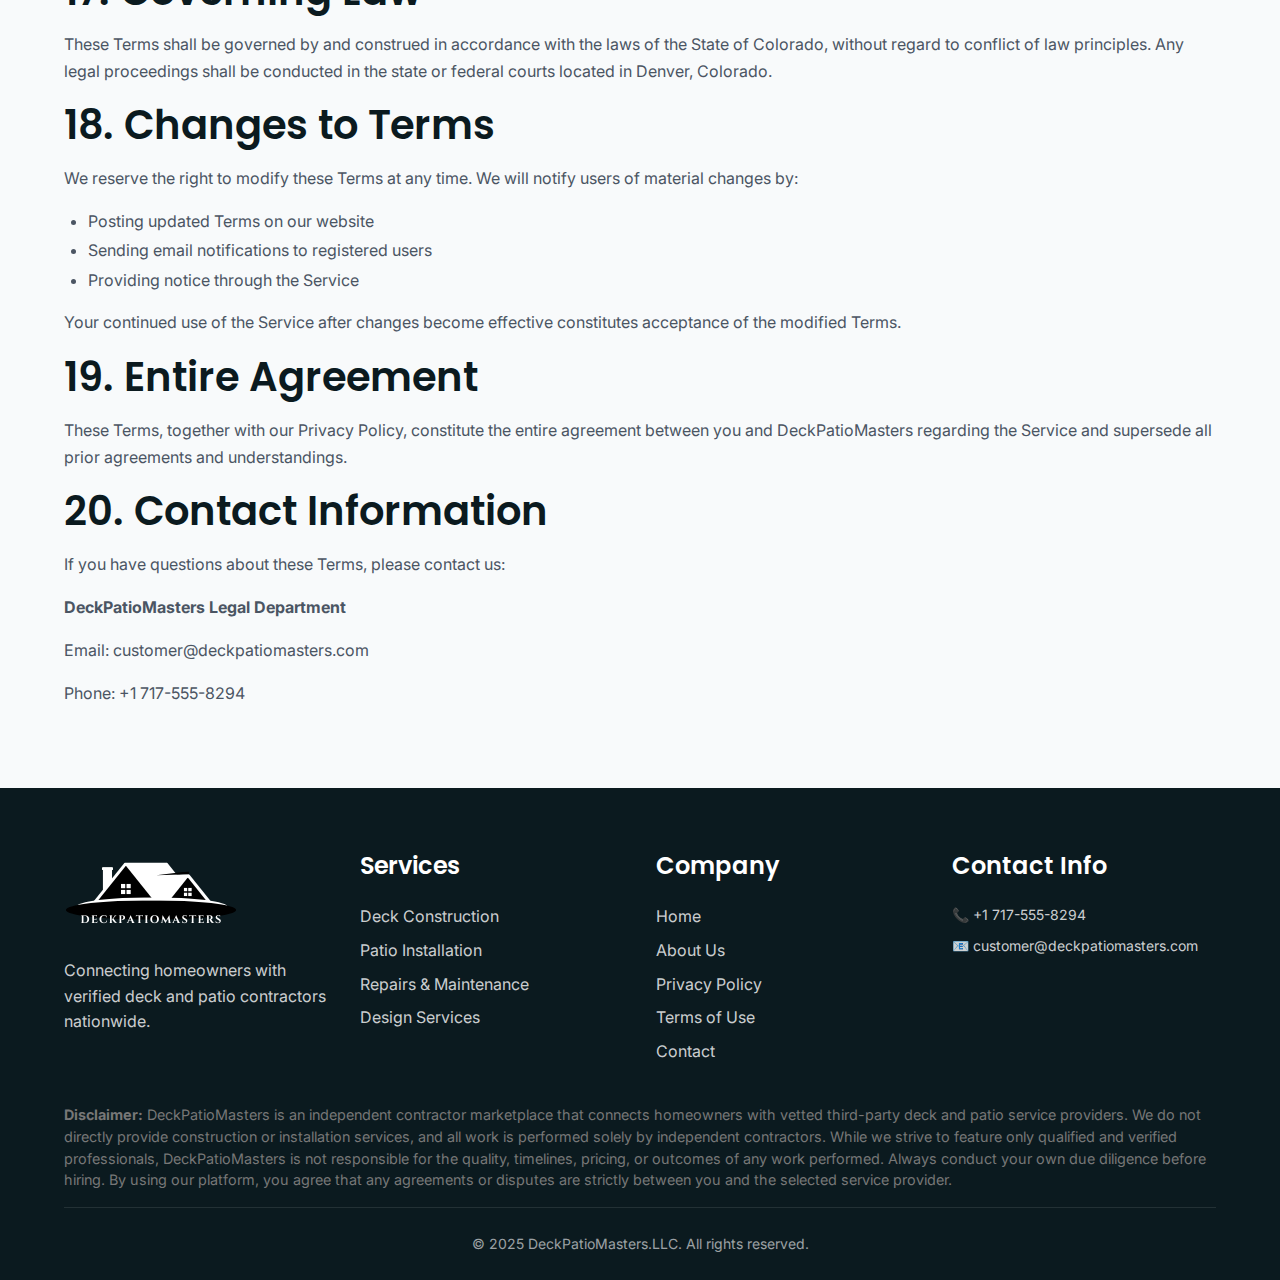
<file: terms.html>
<!DOCTYPE html>
<html lang="en">
<head>
    <meta charset="UTF-8">
    <meta name="viewport" content="width=device-width, initial-scale=1.0">
    <title>Terms of Use | DeckPatioMasters</title>
    <meta name="description" content="DeckPatioMasters Terms of Use - Legal terms and conditions for using our contractor marketplace platform and services.">
    <link rel="canonical" href="https://deckpatiomasters.com/terms.html">
    <link rel="icon" type="image/svg+xml" href="assets/images/favicon.svg">
    <link rel="preconnect" href="https://fonts.googleapis.com">
    <link rel="preconnect" href="https://fonts.gstatic.com" crossorigin>
    <link href="https://fonts.googleapis.com/css2?family=Poppins:wght@300;400;500;600;700&family=Inter:wght@300;400;500;600&display=swap" rel="stylesheet">
    <link rel="stylesheet" href="assets/styles/main.css">
</head>
<body>
    <!-- Header -->
     <header class="header">
        <nav class="navbar">
            <div class="container">
               <div class="nav-brand">
                    <a href="\" class="logo">
                        <img src="assets/images/1.png" alt="DeckPatioMasters" width="200" height="50">
                    </a>
                </div>
                <div class="nav-menu" id="nav-menu">
                    <a href="index.html" class="nav-link">Home</a>
                      <a href="about.html" class="nav-link">About</a>
                    <a href="services.html" class="nav-link">Services</a>
                    <a href="contact.html" class="nav-link">Contact</a>
                </div>
                
                <div class="nav-actions">
                   <style>
@media (max-width: 768px) {
    .btn-hide-mobile {
        display: none !important;
    }
}
</style>

<a href="#quote-form" class="btn btn-primary btn-hide-mobile">Get Free Quote</a>

                    <button class="hamburger" id="hamburger" aria-label="Toggle navigation">
                        <span></span>
                        <span></span>
                        <span></span>
                    </button>
                </div>
            </div>
        </nav>
    </header>

    <!-- Page Header -->
    <section class="page-header">
        <div class="container">
            <div class="page-header-content">
                <h1>Terms of Use</h1>
                <p>Legal terms and conditions for using our services</p>
                <nav class="breadcrumb">
                    <a href="index.html">Home</a> > <span>Terms of Use</span>
                </nav>
            </div>
        </div>
    </section>

    <!-- Terms Content -->
    <section class="legal-content">
        <div class="container">
            <div class="legal-document">
                

                <div class="document-body">
                    <h2>1. Acceptance of Terms</h2>
                    <p>Welcome to DeckPatioMasters ("we," "our," or "us"). These Terms of Use ("Terms") govern your use of our website at deckpatiomasters.com and our related services (collectively, the "Service"). By accessing or using our Service, you agree to be bound by these Terms and our Privacy Policy.</p>
                    
                    <p>If you do not agree to these Terms, please do not use our Service. We reserve the right to modify these Terms at any time, and your continued use of the Service constitutes acceptance of any changes.</p>

                    <h2>2. Description of Service</h2>
                    <p>DeckPatioMasters operates as a marketplace platform that connects homeowners seeking deck and patio services with verified contractors. Our Service includes:</p>
                    <ul>
                        <li>Matching homeowners with qualified contractors based on project requirements</li>
                        <li>Facilitating communication between homeowners and contractors</li>
                        <li>Providing contractor profiles, reviews, and ratings</li>
                        <li>Processing quote requests and project inquiries</li>
                        <li>Offering educational content and resources</li>
                    </ul>
                    
                    <p><strong>Important:</strong> We are a marketplace platform only. We do not provide construction services directly, nor do we employ contractors. All construction work is performed by independent contractors.</p>

                    <h2>3. User Accounts and Registration</h2>
                    
                    <h3>3.1 Account Creation</h3>
                    <p>To access certain features of our Service, you may need to create an account. You agree to:</p>
                    <ul>
                        <li>Provide accurate, current, and complete information</li>
                        <li>Maintain and update your account information</li>
                        <li>Keep your login credentials secure and confidential</li>
                        <li>Notify us immediately of any unauthorized use of your account</li>
                    </ul>

                    <h3>3.2 Account Responsibility</h3>
                    <p>You are responsible for all activities that occur under your account. We reserve the right to suspend or terminate accounts that violate these Terms or engage in fraudulent, abusive, or illegal activities.</p>

                    <h2>4. User Conduct and Prohibited Activities</h2>
                    <p>When using our Service, you agree not to:</p>
                    <ul>
                        <li>Provide false, misleading, or inaccurate information</li>
                        <li>Impersonate any person or entity or misrepresent your affiliation</li>
                        <li>Use the Service for any illegal or unauthorized purpose</li>
                        <li>Harass, abuse, or harm other users or contractors</li>
                        <li>Spam, solicit, or send unsolicited communications</li>
                        <li>Attempt to gain unauthorized access to our systems</li>
                        <li>Interfere with or disrupt the Service or servers</li>
                        <li>Use automated tools to access or collect data from the Service</li>
                        <li>Post or transmit malicious code, viruses, or harmful content</li>
                        <li>Violate any applicable laws or regulations</li>
                    </ul>

                    <h2>5. Contractor Relationships</h2>
                    
                    <h3>5.1 Independent Contractors</h3>
                    <p>All contractors on our platform are independent businesses. We do not:</p>
                    <ul>
                        <li>Employ contractors or control their work methods</li>
                        <li>Guarantee the quality, timeliness, or completion of their work</li>
                        <li>Assume responsibility for contractor actions or omissions</li>
                        <li>Participate in contract negotiations between users and contractors</li>
                    </ul>

                    <h3>5.2 Contractor Verification</h3>
                    <p>While we conduct verification processes for contractors, including license and insurance checks, we cannot guarantee:</p>
                    <ul>
                        <li>The accuracy of all contractor-provided information</li>
                        <li>The quality or outcome of any work performed</li>
                        <li>That contractors will maintain their credentials over time</li>
                        <li>The resolution of disputes between users and contractors</li>
                    </ul>

                    <h3>5.3 Direct Relationships</h3>
                    <p>Any contracts for services are formed directly between you and the contractor. We are not a party to these agreements and have no liability for their performance or breach.</p>

                    <h2>6. Fees and Payments</h2>
                    
                    <h3>6.1 Free Service for Homeowners</h3>
                    <p>Our Service is free for homeowners. We do not charge fees for:</p>
                    <ul>
                        <li>Creating an account or using the platform</li>
                        <li>Submitting quote requests</li>
                        <li>Communicating with contractors</li>
                        <li>Accessing contractor profiles and reviews</li>
                    </ul>

                    <h3>6.2 Contractor Fees</h3>
                    <p>Contractors pay fees to participate in our network. These fees are separate from any payments between homeowners and contractors for actual services.</p>

                    <h2>7. Content and Intellectual Property</h2>
                    
                    <h3>7.1 Our Content</h3>
                    <p>All content on our Service, including text, graphics, logos, images, software, and design, is owned by us or our licensors and protected by intellectual property laws. You may not:</p>
                    <ul>
                        <li>Copy, modify, or distribute our content without permission</li>
                        <li>Use our trademarks or branding without authorization</li>
                        <li>Create derivative works based on our content</li>
                        <li>Remove or alter copyright or proprietary notices</li>
                    </ul>

                    <h3>7.2 User-Generated Content</h3>
                    <p>When you submit content to our Service (reviews, comments, project details), you grant us a non-exclusive, royalty-free license to use, display, and distribute such content in connection with our Service.</p>

                    <p>You represent that any content you submit:</p>
                    <ul>
                        <li>Is accurate and truthful</li>
                        <li>Does not violate any third-party rights</li>
                        <li>Does not contain illegal or harmful material</li>
                        <li>Complies with these Terms and applicable laws</li>
                    </ul>

                    <h2>8. Privacy and Data Protection</h2>
                    <p>Your privacy is important to us. Our collection, use, and protection of your personal information is governed by our Privacy Policy, which is incorporated into these Terms by reference. By using our Service, you consent to our data practices as described in the Privacy Policy.</p>

                    <h2>9. Disclaimers and Limitations of Liability</h2>
                    
                    <h3>9.1 Service Disclaimers</h3>
                    <p>Our Service is provided "as is" and "as available" without warranties of any kind. We disclaim all warranties, including but not limited to:</p>
                    <ul>
                        <li>Merchantability and fitness for a particular purpose</li>
                        <li>Non-infringement of third-party rights</li>
                        <li>Uninterrupted or error-free operation</li>
                        <li>Accuracy or completeness of information</li>
                        <li>Security of data transmission</li>
                    </ul>

                    <h3>9.2 Contractor Disclaimers</h3>
                    <p>We specifically disclaim any responsibility for:</p>
                    <ul>
                        <li>The quality, safety, or legality of contractor services</li>
                        <li>The accuracy of contractor profiles or credentials</li>
                        <li>Disputes between users and contractors</li>
                        <li>Property damage or personal injury resulting from contractor work</li>
                        <li>Contractor compliance with local laws and regulations</li>
                    </ul>

                    <h3>9.3 Limitation of Liability</h3>
                    <p>To the maximum extent permitted by law, we shall not be liable for any indirect, incidental, special, consequential, or punitive damages, including but not limited to:</p>
                    <ul>
                        <li>Loss of profits, revenue, or business opportunities</li>
                        <li>Property damage or personal injury</li>
                        <li>Data loss or corruption</li>
                        <li>Cost of substitute services</li>
                        <li>Any damages arising from contractor relationships</li>
                    </ul>
                    
                    <p>Our total liability for any claims related to the Service shall not exceed $100.</p>

                    <h2>10. Indemnification</h2>
                    <p>You agree to indemnify, defend, and hold harmless DeckPatioMasters, its officers, directors, employees, and agents from any claims, damages, losses, or expenses (including attorney fees) arising from:</p>
                    <ul>
                        <li>Your use of the Service</li>
                        <li>Your violation of these Terms</li>
                        <li>Your relationships with contractors</li>
                        <li>Content you submit to the Service</li>
                        <li>Your violation of any third-party rights</li>
                    </ul>

                    <h2>11. Dispute Resolution</h2>
                    
                    <h3>11.1 Informal Resolution</h3>
                    <p>Before pursuing formal dispute resolution, we encourage you to contact us at legal@deckpatiomasters.com to seek an informal resolution.</p>

                    <h3>11.2 Binding Arbitration</h3>
                    <p>Any disputes arising from these Terms or your use of the Service shall be resolved through binding arbitration rather than in court, except for:</p>
                    <ul>
                        <li>Small claims court matters</li>
                        <li>Intellectual property disputes</li>
                        <li>Injunctive relief requests</li>
                    </ul>

                    <h3>11.3 Class Action Waiver</h3>
                    <p>You agree that any arbitration or legal proceeding shall be conducted on an individual basis and not as part of a class action, collective action, or representative proceeding.</p>

                    <h2>12. Termination</h2>
                    
                    <h3>12.1 Termination by You</h3>
                    <p>You may terminate your account at any time by contacting us or using account deletion features in the Service.</p>

                    <h3>12.2 Termination by Us</h3>
                    <p>We may suspend or terminate your access to the Service at any time for:</p>
                    <ul>
                        <li>Violation of these Terms</li>
                        <li>Fraudulent or illegal activity</li>
                        <li>Abuse of the Service or other users</li>
                        <li>Non-payment of applicable fees (for contractors)</li>
                        <li>Any reason, with or without notice</li>
                    </ul>

                    <h3>12.3 Effect of Termination</h3>
                    <p>Upon termination, your right to use the Service ceases immediately. We may retain certain information as required by law or for legitimate business purposes.</p>

                    <h2>13. Geographic Limitations</h2>
                    <p>Our Service is intended for users in the United States. We make no representation that the Service is appropriate or available for use in other locations. If you access the Service from outside the United States, you do so at your own risk and are responsible for compliance with local laws.</p>

                    <h2>14. Third-Party Links and Services</h2>
                    <p>Our Service may contain links to third-party websites or integrate with third-party services. We are not responsible for the content, privacy practices, or terms of use of such third parties. Your interactions with third parties are solely between you and the third party.</p>

                    <h2>15. Force Majeure</h2>
                    <p>We shall not be liable for any failure or delay in performance due to circumstances beyond our reasonable control, including but not limited to acts of God, natural disasters, war, terrorism, labor disputes, or government actions.</p>

                    <h2>16. Severability</h2>
                    <p>If any provision of these Terms is found to be invalid or unenforceable, the remaining provisions shall remain in full force and effect. The invalid provision shall be replaced with a valid provision that most closely reflects the original intent.</p>

                    <h2>17. Governing Law</h2>
                    <p>These Terms shall be governed by and construed in accordance with the laws of the State of Colorado, without regard to conflict of law principles. Any legal proceedings shall be conducted in the state or federal courts located in Denver, Colorado.</p>

                    <h2>18. Changes to Terms</h2>
                    <p>We reserve the right to modify these Terms at any time. We will notify users of material changes by:</p>
                    <ul>
                        <li>Posting updated Terms on our website</li>
                        <li>Sending email notifications to registered users</li>
                        <li>Providing notice through the Service</li>
                    </ul>
                    
                    <p>Your continued use of the Service after changes become effective constitutes acceptance of the modified Terms.</p>

                    <h2>19. Entire Agreement</h2>
                    <p>These Terms, together with our Privacy Policy, constitute the entire agreement between you and DeckPatioMasters regarding the Service and supersede all prior agreements and understandings.</p>

                    <h2>20. Contact Information</h2>
                    <p>If you have questions about these Terms, please contact us:</p>
                    
                    <div class="contact-details">
                        <p><strong>DeckPatioMasters Legal Department</strong></p>
                        <p>Email: <a href="mailto:customer@deckpatiomasters.com" style="color: inherit; text-decoration: none;">customer@deckpatiomasters.com</a></p>
<p>Phone: <a href="tel:+17175558294" style="color: inherit; text-decoration: none;">+1 717-555-8294</a></p>

                    </div>

                  
                </div>
            </div>
        </div>
    </section>

    <!-- Footer -->
 <footer class="footer">
        <div class="container">
            <div class="footer-content">
                <div class="footer-section">
                     <div class="footer-logo">
                      <a href="\">  <img src="assets/images/2.png" alt="DeckPatioMasters" width="90%" ></a>
                    </div>
                    <p>Connecting homeowners with verified deck and patio contractors nationwide.</p>
                   
                </div>
                
                <div class="footer-section">
                    <h4>Services</h4>
                    <ul>
                        <li><a href="services.html#deck-construction">Deck Construction</a></li>
                        <li><a href="services.html#patio-installation">Patio Installation</a></li>
                        <li><a href="services.html#repairs">Repairs & Maintenance</a></li>
                        <li><a href="services.html#design">Design Services</a></li>
                    </ul>
                </div>
                
                <div class="footer-section">
                    <h4>Company</h4>
                    <ul>
                        <li><a href="index.html">Home</a></li>
                        <li><a href="about.html">About Us</a></li>
                        <li><a href="privacy-policy.html">Privacy Policy</a></li>
                        <li><a href="terms.html">Terms of Use</a></li>
                        <li><a href="contact.html">Contact</a></li>

                    </ul>
                </div>
                
                               
                <div class="footer-section">
                    <h4>Contact Info</h4>
                    <div class="contact-info">
                      <p>📞 <a href="tel:+17175558294" style="color: inherit; text-decoration: none;">+1 717-555-8294</a></p>
<p>📧 <a href="mailto:customer@deckpatiomasters.com" style="color: inherit; text-decoration: none;">customer@deckpatiomasters.com</a></p>

                      
                    </div>
                </div>
                
            </div>
            <div><p style="font-size: 0.9rem; color: #777; line-height: 1.5;">
    <strong>Disclaimer:</strong> DeckPatioMasters is an independent contractor marketplace that connects homeowners with 
    vetted third-party deck and patio service providers. We do not directly provide construction or installation services, 
    and all work is performed solely by independent contractors. While we strive to feature only qualified and verified 
    professionals, DeckPatioMasters is not responsible for the quality, timelines, pricing, or outcomes of any work 
    performed. Always conduct your own due diligence before hiring. By using our platform, you agree that any 
    agreements or disputes are strictly between you and the selected service provider.
</p>
</div>
            
            <div class="footer-bottom">
               <p>&copy; 2025 <a href="\" style="color: inherit; text-decoration: none;">DeckPatioMasters.LLC</a>. All rights reserved.</p>

            </div>
        </div>
    </footer>
    <script src="assets/scripts/main.js"></script>
</body>
</html>
</file>
<file: assets/styles/main.css>
/* Reset and Base Styles */
* {
    margin: 0;
    padding: 0;
    box-sizing: border-box;
}

:root {
    /* Color System */
    --primary-color: #184E3D;
    --primary-hover: #0f3b2f;
    --secondary-color: #0F5A82;
    --accent-color: #F6A800;
    --accent-hover: #e09700;
    --success-color: #22C55E;
    --warning-color: #F59E0B;
    --error-color: #EF4444;
    
    /* Neutral Colors */
    --white: #FFFFFF;
    --light-gray: #F8FAFB;
    --medium-gray: #E5E7EB;
    --dark-gray: #6B7280;
    --text-dark: #0B1A1F;
    --text-light: #4B5563;
    
    /* Typography */
    --font-primary: 'Poppins', -apple-system, BlinkMacSystemFont, 'Segoe UI', Roboto, sans-serif;
    --font-secondary: 'Inter', -apple-system, BlinkMacSystemFont, 'Segoe UI', Roboto, sans-serif;
    
    /* Spacing */
    --spacing-xs: 4px;
    --spacing-sm: 8px;
    --spacing-md: 16px;
    --spacing-lg: 24px;
    --spacing-xl: 32px;
    --spacing-2xl: 48px;
    --spacing-3xl: 64px;
    
    /* Shadows */
    --shadow-sm: 0 1px 2px rgba(0, 0, 0, 0.05);
    --shadow-md: 0 4px 6px rgba(0, 0, 0, 0.07);
    --shadow-lg: 0 10px 15px rgba(0, 0, 0, 0.1);
    --shadow-xl: 0 20px 25px rgba(0, 0, 0, 0.1);
    
    /* Border Radius */
    --border-radius-sm: 6px;
    --border-radius-md: 12px;
    --border-radius-lg: 16px;
    --border-radius-xl: 24px;
    --border-radius-full: 50px;
    
    /* Transitions */
    --transition-fast: 0.15s ease;
    --transition-normal: 0.3s ease;
    --transition-slow: 0.5s ease;
    
    /* Breakpoints */
    --mobile: 768px;
    --tablet: 1024px;
    --desktop: 1200px;
}

html {
    scroll-behavior: smooth;
}

body {
    font-family: var(--font-secondary);
    font-size: 16px;
    line-height: 1.6;
    color: var(--text-dark);
    background-color: var(--light-gray);
    -webkit-font-smoothing: antialiased;
    -moz-osx-font-smoothing: grayscale;
}

/* Container */
.container {
    max-width: 1200px;
    margin: 0 auto;
    padding: 0 var(--spacing-md);
}

@media (min-width: 768px) {
    .container {
        padding: 0 var(--spacing-lg);
    }
}

/* Typography */
h1, h2, h3, h4, h5, h6 {
    font-family: var(--font-primary);
    font-weight: 600;
    line-height: 1.2;
    margin-bottom: var(--spacing-md);
    color: var(--text-dark);
}

h1 {
    font-size: clamp(2rem, 5vw, 3.5rem);
    font-weight: 700;
}

h2 {
    font-size: clamp(1.5rem, 4vw, 2.5rem);
}

h3 {
    font-size: clamp(1.25rem, 3vw, 2rem);
}

h4 {
    font-size: clamp(1.125rem, 2.5vw, 1.5rem);
}

p {
    margin-bottom: var(--spacing-md);
    color: var(--text-light);
    line-height: 1.7;
}

/* Links */
a {
    color: var(--primary-color);
    text-decoration: none;
    transition: color var(--transition-fast);
}

a:hover {
    color: var(--primary-hover);
}

/* Lists */
ul, ol {
    margin-bottom: var(--spacing-md);
    padding-left: var(--spacing-lg);
}

li {
    margin-bottom: var(--spacing-xs);
    color: var(--text-light);
    line-height: 1.6;
}

/* Images */
img {
    max-width: 100%;
    height: auto;
    border-radius: var(--border-radius-sm);
}

/* Buttons */
.btn {
    display: inline-flex;
    align-items: center;
    justify-content: center;
    padding: var(--spacing-sm) var(--spacing-lg);
    font-family: var(--font-primary);
    font-size: 0.95rem;
    font-weight: 500;
    text-decoration: none;
    border: 2px solid transparent;
    border-radius: var(--border-radius-full);
    cursor: pointer;
    transition: all var(--transition-normal);
    white-space: nowrap;
    min-height: 44px; /* Accessibility: minimum touch target */
}

.btn-primary {
    background: var(--accent-color);
    color: var(--white);
    border-color: var(--accent-color);
}

.btn-primary:hover {
    background: var(--accent-hover);
    border-color: var(--accent-hover);
    color: var(--white);
    transform: translateY(-2px);
    box-shadow: 0 8px 20px rgba(246, 168, 0, 0.3);
}

.btn-secondary {
    background: transparent;
    color: var(--primary-color);
    border-color: var(--primary-color);
}

.btn-secondary:hover {
    background: var(--primary-color);
    color: var(--white);
    transform: translateY(-2px);
    box-shadow: var(--shadow-lg);
}

.btn-outline {
    background: var(--white);
    color: var(--primary-color);
    border-color: var(--medium-gray);
}

.btn-outline:hover {
    background: var(--primary-color);
    color: var(--white);
    border-color: var(--primary-color);
    transform: translateY(-2px);
    box-shadow: var(--shadow-lg);
}

.btn-large {
    padding: var(--spacing-md) var(--spacing-xl);
    font-size: 1.1rem;
    min-height: 52px;
}

.btn-small {
    padding: var(--spacing-xs) var(--spacing-md);
    font-size: 0.875rem;
    min-height: 36px;
}

.btn-block {
    width: 100%;
}

/* Glass Card Effect */
.glass-card {
    background: rgba(255, 255, 255, 0.9);
    backdrop-filter: blur(10px);
    -webkit-backdrop-filter: blur(10px);
    border: 1px solid rgba(255, 255, 255, 0.2);
    border-radius: var(--border-radius-lg);
    box-shadow: var(--shadow-lg);
    transition: all var(--transition-normal);
}

.glass-card:hover {
    transform: translateY(-4px);
    box-shadow: var(--shadow-xl);
}

/* Header */
.header {
    position: fixed;
    top: 0;
    left: 0;
    right: 0;
    background: rgba(255, 255, 255, 0.95);
    backdrop-filter: blur(10px);
    -webkit-backdrop-filter: blur(10px);
    border-bottom: 1px solid rgba(255, 255, 255, 0.2);
    z-index: 1000;
    transition: all var(--transition-normal);
}

.navbar {
    padding: var(--spacing-md) 0;
}

.navbar .container {
    display: flex;
    align-items: center;
    justify-content: space-between;
}

.nav-brand .logo img {
    height: 40px;
    width: auto;
}

.nav-menu {
    display: none;
    align-items: center;
    gap: var(--spacing-lg);
}

@media (min-width: 768px) {
    .nav-menu {
        display: flex;
    }
}

.nav-link {
    font-family: var(--font-primary);
    font-weight: 500;
    color: var(--text-dark);
    padding: var(--spacing-sm) 0;
    position: relative;
    transition: color var(--transition-fast);
}

.nav-link:hover,
.nav-link.active {
    color: var(--primary-color);
}

.nav-link.active::after {
    content: '';
    position: absolute;
    bottom: -4px;
    left: 0;
    width: 100%;
    height: 2px;
    background: var(--accent-color);
    border-radius: 1px;
}

.nav-actions {
    display: flex;
    align-items: center;
    gap: var(--spacing-md);
}

/* Hamburger Menu */
.hamburger {
    display: flex;
    flex-direction: column;
    justify-content: space-around;
    width: 24px;
    height: 20px;
    background: transparent;
    border: none;
    cursor: pointer;
    padding: 0;
}

@media (min-width: 768px) {
    .hamburger {
        display: none;
    }
}

.hamburger span {
    width: 24px;
    height: 2px;
    background: var(--text-dark);
    border-radius: 1px;
    transition: all var(--transition-fast);
    transform-origin: 1px;
}

.hamburger.active span:first-child {
    transform: rotate(45deg);
}

.hamburger.active span:nth-child(2) {
    opacity: 0;
    transform: translateX(-20px);
}

.hamburger.active span:nth-child(3) {
    transform: rotate(-45deg);
}

/* Mobile Navigation */
@media (max-width: 767px) {
    .nav-menu {
        position: fixed;
        top: 76px;
        left: 0;
        right: 0;
        background: rgba(255, 255, 255, 0.95);
        backdrop-filter: blur(10px);
        flex-direction: column;
        padding: var(--spacing-lg);
        transform: translateY(-100%);
        opacity: 0;
        visibility: hidden;
        transition: all var(--transition-normal);
        border-bottom: 1px solid rgba(255, 255, 255, 0.2);
    }
    
    .nav-menu.active {
        display: flex;
        transform: translateY(0);
        opacity: 1;
        visibility: visible;
    }
    
    .nav-link {
        padding: var(--spacing-md) 0;
        border-bottom: 1px solid var(--medium-gray);
        width: 100%;
    }
    
    .nav-link:last-child {
        border-bottom: none;
    }
}

/* Main Content Offset */
main {
    margin-top: 76px;
}

/* Hero Section */
.hero {
    background: linear-gradient(135deg, var(--primary-color) 0%, var(--secondary-color) 100%);
    min-height: 100vh;
    display: flex;
    align-items: center;
    position: relative;
    overflow: hidden;
    color: var(--white);
    text-align: center;
    padding: var(--spacing-3xl) 0;
}

.hero::before {
    content: '';
    position: absolute;
    top: 0;
    left: 0;
    right: 0;
    bottom: 0;
    background: url('https://images.pexels.com/photos/1396122/pexels-photo-1396122.jpeg?auto=compress&cs=tinysrgb&w=1920') center/cover;
    opacity: 0.1;
    z-index: 1;
}

.hero-content {
    position: relative;
    z-index: 2;
    max-width: 800px;
    margin: 0 auto;
}

.hero-title {
    font-size: 44px;
    margin-top: 50px;
    font-weight: 700;
    margin-bottom: var(--spacing-lg);
    color: var(--white);
    text-shadow: 0 2px 4px rgba(0, 0, 0, 0.1);
}

.hero-subtitle {
    font-size: clamp(1.125rem, 3vw, 1.5rem);
    margin-bottom: var(--spacing-xl);
    color: rgba(255, 255, 255, 0.9);
    line-height: 1.6;
}

.hero-actions {
    display: flex;
    flex-direction: column;
    gap: var(--spacing-md);
    margin-bottom: var(--spacing-3xl);
    align-items: center;
}

@media (min-width: 768px) {
    .hero-actions {
        flex-direction: row;
        justify-content: center;
    }
}

.hero-stats {
    display: flex;
    justify-content: center;
    gap: var(--spacing-xl);
    margin-top: var(--spacing-3xl);
}

.stat {
    text-align: center;
}

.stat-number {
    display: block;
    font-size: clamp(1.5rem, 4vw, 2.5rem);
    font-weight: 700;
    color: var(--accent-color);
    line-height: 1.1;
}

.stat-label {
    font-size: 0.875rem;
    color: rgba(255, 255, 255, 0.8);
    text-transform: uppercase;
    letter-spacing: 0.05em;
}

@media (max-width: 767px) {
    .hero-stats {
        flex-direction: column;
        gap: var(--spacing-lg);
    }
}

/* Page Header */
.page-header {
    background: linear-gradient(135deg, var(--primary-color) 0%, var(--secondary-color) 100%);
    padding: var(--spacing-3xl) 0 var(--spacing-2xl);
    color: var(--white);
    text-align: center;
    margin-top: 76px;
}

.page-header-content h1 {
    color: var(--white);
    margin-bottom: var(--spacing-md);
}

.page-header-content p {
    color: rgba(255, 255, 255, 0.9);
    font-size: 1.125rem;
    margin-bottom: var(--spacing-lg);
}

/* Breadcrumb */
.breadcrumb {
    color: rgba(255, 255, 255, 0.8);
    font-size: 0.875rem;
}

.breadcrumb a {
    color: rgba(255, 255, 255, 0.9);
    text-decoration: underline;
}

.breadcrumb a:hover {
    color: var(--white);
}

.breadcrumb-section {
    background: var(--white);
    padding: var(--spacing-md) 0;
    margin-top: 76px;
    border-bottom: 1px solid var(--medium-gray);
}

.breadcrumb-section .breadcrumb {
    color: var(--text-light);
    font-size: 0.875rem;
}

.breadcrumb-section .breadcrumb a {
    color: var(--primary-color);
}

/* Section Styles */
section {
    padding: var(--spacing-3xl) 0;
}

.section-header {
    text-align: center;
    max-width: 600px;
    margin: 0 auto var(--spacing-3xl);
}

.section-header h2 {
    margin-bottom: var(--spacing-md);
}

.section-header p {
    font-size: 1.125rem;
    color: var(--text-light);
}

/* Quote Form */
.quote-section {
    background: var(--white);
    position: relative;
}

.quote-form {
    max-width: 800px;
    margin: 0 auto;
    padding: var(--spacing-xl);
}

.form-progress {
    margin-bottom: var(--spacing-xl);
    text-align: center;
}

.progress-bar {
    width: 100%;
    height: 8px;
    background: var(--medium-gray);
    border-radius: 4px;
    margin-bottom: var(--spacing-sm);
    overflow: hidden;
}

.progress-fill {
    height: 100%;
    background: linear-gradient(90deg, var(--accent-color), var(--primary-color));
    width: 25%;
    transition: width var(--transition-normal);
    border-radius: 4px;
}

.progress-text {
    font-size: 0.875rem;
    color: var(--text-light);
    font-weight: 500;
}

.form-step {
    display: none;
    text-align: center;
}

.form-step.active {
    display: block;
    animation: slideIn 0.3s ease;
}

@keyframes slideIn {
    from {
        opacity: 0;
        transform: translateX(20px);
    }
    to {
        opacity: 1;
        transform: translateX(0);
    }
}

.form-step h3 {
    margin-bottom: var(--spacing-xl);
    color: var(--text-dark);
}

.project-types {
    display: grid;
    grid-template-columns: repeat(auto-fit, minmax(140px, 1fr));
    gap: var(--spacing-md);
    margin-bottom: var(--spacing-xl);
}

.project-type {
    display: flex;
    flex-direction: column;
    align-items: center;
    padding: var(--spacing-lg);
    background: var(--white);
    border: 2px solid var(--medium-gray);
    border-radius: var(--border-radius-lg);
    cursor: pointer;
    transition: all var(--transition-fast);
    text-align: center;
}

.project-type:hover {
    border-color: var(--accent-color);
    transform: translateY(-2px);
    box-shadow: var(--shadow-md);
}

.project-type input[type="radio"] {
    display: none;
}

.project-type input[type="radio"]:checked + .project-icon + .project-label {
    color: var(--primary-color);
    font-weight: 600;
}

.project-type input[type="radio"]:checked ~ * {
    color: var(--primary-color);
}

.project-type:has(input[type="radio"]:checked) {
    border-color: var(--primary-color);
    background: rgba(24, 78, 61, 0.05);
}

.project-icon {
    font-size: 2rem;
    margin-bottom: var(--spacing-sm);
}

.project-label {
    font-weight: 500;
    color: var(--text-dark);
    transition: all var(--transition-fast);
}

.form-group {
    margin-bottom: var(--spacing-lg);
    text-align: left;
}

.form-row {
    display: grid;
    grid-template-columns: 1fr 1fr;
    gap: var(--spacing-md);
}

@media (max-width: 767px) {
    .form-row {
        grid-template-columns: 1fr;
    }
}

.form-group label {
    display: block;
    margin-bottom: var(--spacing-xs);
    font-weight: 500;
    color: var(--text-dark);
}

.form-group input,
.form-group select,
.form-group textarea {
    width: 100%;
    padding: var(--spacing-sm) var(--spacing-md);
    border: 2px solid var(--medium-gray);
    border-radius: var(--border-radius-md);
    font-size: 1rem;
    font-family: inherit;
    background: var(--white);
    transition: all var(--transition-fast);
    min-height: 44px;
}

.form-group input:focus,
.form-group select:focus,
.form-group textarea:focus {
    outline: none;
    border-color: var(--primary-color);
    box-shadow: 0 0 0 3px rgba(24, 78, 61, 0.1);
}

.form-group textarea {
    min-height: 120px;
    resize: vertical;
}

.radio-group {
    display: flex;
    gap: var(--spacing-lg);
    margin-top: var(--spacing-sm);
}

@media (max-width: 767px) {
    .radio-group {
        flex-direction: column;
        gap: var(--spacing-sm);
    }
}

.radio-group label {
    display: flex;
    align-items: center;
    font-weight: normal;
    cursor: pointer;
    margin-bottom: 0;
}

.radio-group input[type="radio"] {
    margin-right: var(--spacing-sm);
    width: auto;
    min-height: auto;
}

.checkbox-label {
    display: flex;
    align-items: center;
    cursor: pointer;
    margin-bottom: 0;
    position: relative;
    padding-left: var(--spacing-lg);
}

.checkbox-label input[type="checkbox"] {
    position: absolute;
    opacity: 0;
    width: auto;
    min-height: auto;
}

.checkmark {
    position: absolute;
    left: 0;
    top: 50%;
    transform: translateY(-50%);
    height: 18px;
    width: 18px;
    background-color: var(--white);
    border: 2px solid var(--medium-gray);
    border-radius: var(--border-radius-sm);
    transition: all var(--transition-fast);
}

.checkbox-label:hover input ~ .checkmark {
    border-color: var(--primary-color);
}

.checkbox-label input:checked ~ .checkmark {
    background-color: var(--primary-color);
    border-color: var(--primary-color);
}

.checkmark:after {
    content: "";
    position: absolute;
    display: none;
}

.checkbox-label input:checked ~ .checkmark:after {
    display: block;
}

.checkbox-label .checkmark:after {
    left: 5px;
    top: 2px;
    width: 4px;
    height: 8px;
    border: solid var(--white);
    border-width: 0 2px 2px 0;
    transform: rotate(45deg);
}

.error-message {
    color: var(--error-color);
    font-size: 0.875rem;
    margin-top: var(--spacing-xs);
    display: none;
}

.error-message.show {
    display: block;
}

.form-actions {
    display: flex;
    justify-content: space-between;
    align-items: center;
    margin-top: var(--spacing-xl);
    gap: var(--spacing-md);
}

@media (max-width: 767px) {
    .form-actions {
        flex-direction: column;
        align-items: stretch;
    }
    
    .form-actions .btn {
        order: 2;
    }
    
    .form-actions #prev-btn {
        order: 1;
    }
}

/* How It Works */
.how-it-works {
    background: var(--light-gray);
}

.steps-grid {
    display: grid;
    grid-template-columns: repeat(auto-fit, minmax(280px, 1fr));
    gap: var(--spacing-xl);
}

.step-card {
    padding: var(--spacing-xl);
    text-align: center;
    position: relative;
}

.step-number {
    position: absolute;
    top: -15px;
    left: 50%;
    transform: translateX(-50%);
    width: 30px;
    height: 30px;
    background: var(--accent-color);
    color: var(--white);
    border-radius: 50%;
    display: flex;
    align-items: center;
    justify-content: center;
    font-weight: 600;
    font-size: 0.875rem;
}

.step-icon {
    font-size: 3rem;
    margin-bottom: var(--spacing-md);
}

.step-card h3 {
    margin-bottom: var(--spacing-md);
    color: var(--text-dark);
}

.step-card p {
    color: var(--text-light);
}

/* Featured Services */
.featured-services {
    background: var(--white);
}

.services-grid {
    display: grid;
    grid-template-columns: repeat(auto-fit, minmax(250px, 1fr));
    gap: var(--spacing-xl);
    margin-bottom: var(--spacing-xl);
}

.service-card {
    padding: var(--spacing-xl);
    text-align: center;
    transition: all var(--transition-normal);
}

.service-icon {
    font-size: 3rem;
    margin-bottom: var(--spacing-md);
}

.service-card h3 {
    margin-bottom: var(--spacing-md);
    color: var(--text-dark);
}

.service-card p {
    color: var(--text-light);
    margin-bottom: var(--spacing-lg);
}

.service-link {
    color: var(--primary-color);
    font-weight: 500;
    text-decoration: underline;
    transition: color var(--transition-fast);
}

.service-link:hover {
    color: var(--primary-hover);
}

.services-cta {
    text-align: center;
}

/* Contractor Preview */
.contractor-preview {
    background: var(--light-gray);
}

.contractors-sample {
    display: grid;
    grid-template-columns: repeat(auto-fit, minmax(300px, 1fr));
    gap: var(--spacing-xl);
    margin-bottom: var(--spacing-xl);
}

.contractor-card {
    padding: var(--spacing-xl);
    text-align: center;
}

.contractor-avatar {
    width: 80px;
    height: 80px;
    border-radius: 50%;
    overflow: hidden;
    margin: 0 auto var(--spacing-md);
    border: 3px solid var(--accent-color);
}

.contractor-avatar img {
    width: 100%;
    height: 100%;
    object-fit: cover;
}

.contractor-info h4 {
    margin-bottom: var(--spacing-sm);
    color: var(--text-dark);
}

.rating {
    display: flex;
    align-items: center;
    justify-content: center;
    gap: var(--spacing-sm);
    margin-bottom: var(--spacing-sm);
}

.stars {
    color: var(--accent-color);
    font-size: 0.875rem;
}

.rating-text {
    color: var(--text-light);
    font-size: 0.875rem;
}

.contractor-services {
    color: var(--text-light);
    margin-bottom: var(--spacing-sm);
}

.contractor-price {
    color: var(--primary-color);
    font-weight: 600;
    margin-bottom: var(--spacing-lg);
}

.preview-cta {
    text-align: center;
}

/* Testimonials */
.testimonials {
    background: var(--white);
}

.testimonials-grid {
    display: grid;
    grid-template-columns: repeat(auto-fit, minmax(300px, 1fr));
    gap: var(--spacing-xl);
}

.testimonial-card {
    padding: var(--spacing-xl);
    text-align: center;
}

.testimonial-rating {
    color: var(--accent-color);
    font-size: 1.25rem;
    margin-bottom: var(--spacing-md);
}

.testimonial-card blockquote {
    font-style: italic;
    margin-bottom: var(--spacing-lg);
    color: var(--text-light);
    line-height: 1.6;
}

.testimonial-card cite {
    color: var(--text-dark);
    font-weight: 500;
    font-style: normal;
}

/* Trust Badges */
.trust-badges {
    background: var(--light-gray);
}

.trust-content {
    max-width: 1000px;
    margin: 0 auto;
    text-align: center;
}

.trust-content h3 {
    margin-bottom: var(--spacing-xl);
}

.badges-grid {
    display: grid;
    grid-template-columns: repeat(auto-fit, minmax(200px, 1fr));
    gap: var(--spacing-lg);
}

.badge {
    text-align: center;
}

.badge-icon {
    font-size: 2.5rem;
    margin-bottom: var(--spacing-md);
}

.badge h4 {
    margin-bottom: var(--spacing-sm);
    color: var(--text-dark);
}

.badge p {
    color: var(--text-light);
    font-size: 0.875rem;
}

/* Footer */
.footer {
    background: var(--text-dark);
    color: var(--white);
    padding: var(--spacing-3xl) 0 var(--spacing-lg);
}

.footer-content {
    display: grid;
    grid-template-columns: repeat(auto-fit, minmax(250px, 1fr));
    gap: var(--spacing-xl);
    margin-bottom: var(--spacing-xl);
}

.footer-section h4 {
    color: var(--white);
    margin-bottom: var(--spacing-lg);
}

.footer-logo img {
    /* height: 40px; */
    width: auto;
    margin-bottom: var(--spacing-md);
}

.footer-section p {
    color: rgba(255, 255, 255, 0.8);
    line-height: 1.6;
    margin-bottom: var(--spacing-lg);
}

.footer-section ul {
    list-style: none;
    padding: 0;
    margin: 0;
}

.footer-section ul li {
    margin-bottom: var(--spacing-sm);
}

.footer-section ul li a {
    color: rgba(255, 255, 255, 0.8);
    transition: color var(--transition-fast);
}

.footer-section ul li a:hover {
    color: var(--white);
}

.social-links {
    display: flex;
    gap: var(--spacing-md);
}

.social-links a {
    display: flex;
    align-items: center;
    justify-content: center;
    width: 40px;
    height: 40px;
    background: rgba(255, 255, 255, 0.1);
    border-radius: 50%;
    color: var(--white);
    transition: all var(--transition-fast);
}

.social-links a:hover {
    background: var(--accent-color);
    transform: translateY(-2px);
}

.contact-info p {
    color: rgba(255, 255, 255, 0.8);
    margin-bottom: var(--spacing-sm);
    font-size: 0.875rem;
}

.footer-bottom {
    border-top: 1px solid rgba(255, 255, 255, 0.1);
    padding-top: var(--spacing-lg);
    text-align: center;
}

.footer-bottom p {
    color: rgba(255, 255, 255, 0.6);
    margin: 0;
    font-size: 0.875rem;
}

/* Floating CTA */
.floating-cta {
    position: fixed;
    bottom: var(--spacing-lg);
    right: var(--spacing-lg);
    z-index: 999;
    display: none;
}

@media (max-width: 767px) {
    .floating-cta {
        display: block;
    }
}

.floating-cta .btn {
    border-radius: var(--border-radius-full);
    padding: var(--spacing-md) var(--spacing-lg);
    box-shadow: var(--shadow-xl);
    animation: pulse 2s infinite;
}

@keyframes pulse {
    0% {
        box-shadow: 0 0 0 0 rgba(246, 168, 0, 0.4);
    }
    70% {
        box-shadow: 0 0 0 10px rgba(246, 168, 0, 0);
    }
    100% {
        box-shadow: 0 0 0 0 rgba(246, 168, 0, 0);
    }
}

/* Modal */
.modal-overlay {
    position: fixed;
    top: 0;
    left: 0;
    right: 0;
    bottom: 0;
    background: rgba(0, 0, 0, 0.7);
    display: flex;
    align-items: center;
    justify-content: center;
    z-index: 2000;
    opacity: 0;
    visibility: hidden;
    transition: all var(--transition-normal);
    padding: var(--spacing-lg);
}

.modal-overlay.active {
    opacity: 1;
    visibility: visible;
}

.modal-content {
    width: 100%;
    max-width: 500px;
    max-height: 90vh;
    overflow-y: auto;
    padding: var(--spacing-xl);
    position: relative;
    transform: translateY(20px);
    transition: transform var(--transition-normal);
}

.modal-overlay.active .modal-content {
    transform: translateY(0);
}

.modal-close {
    position: absolute;
    top: var(--spacing-md);
    right: var(--spacing-md);
    background: none;
    border: none;
    font-size: 1.5rem;
    cursor: pointer;
    color: var(--text-light);
    width: 32px;
    height: 32px;
    display: flex;
    align-items: center;
    justify-content: center;
    border-radius: 50%;
    transition: all var(--transition-fast);
}

.modal-close:hover {
    background: var(--medium-gray);
    color: var(--text-dark);
}

.modal-header {
    text-align: center;
    margin-bottom: var(--spacing-lg);
}

.success-icon {
    font-size: 4rem;
    margin-bottom: var(--spacing-md);
}

.modal-header h3 {
    color: var(--text-dark);
    margin-bottom: var(--spacing-md);
}

.modal-body p {
    text-align: center;
    margin-bottom: var(--spacing-lg);
    color: var(--text-light);
}

.next-steps {
    margin-bottom: var(--spacing-lg);
}

.next-steps h4 {
    color: var(--text-dark);
    margin-bottom: var(--spacing-md);
    text-align: left;
}

.next-steps ol {
    text-align: left;
    padding-left: var(--spacing-lg);
}

.next-steps li {
    margin-bottom: var(--spacing-sm);
    color: var(--text-light);
}

.modal-actions {
    display: flex;
    gap: var(--spacing-md);
    justify-content: center;
}

@media (max-width: 767px) {
    .modal-actions {
        flex-direction: column;
    }
}

/* Services Page Specific Styles */
.services-overview {
    background: var(--white);
}

.services-intro {
    max-width: 800px;
    margin: 0 auto;
    text-align: center;
}

.service-detail {
    padding: var(--spacing-3xl) 0;
    border-bottom: 1px solid var(--medium-gray);
}

.service-detail:last-of-type {
    border-bottom: none;
}

.service-detail:nth-child(even) {
    background: var(--light-gray);
}

.service-layout {
    display: grid;
    grid-template-columns: 1fr 1fr;
    gap: var(--spacing-3xl);
    align-items: start;
}

@media (max-width: 1023px) {
    .service-layout {
        grid-template-columns: 1fr;
        gap: var(--spacing-xl);
    }
}

.service-content h2 {
    margin-bottom: var(--spacing-lg);
    color: var(--text-dark);
}

.service-intro {
    font-size: 1.125rem;
    color: var(--text-light);
    margin-bottom: var(--spacing-xl);
    line-height: 1.7;
}

.service-features {
    margin-bottom: var(--spacing-xl);
}

.service-features h3 {
    margin-bottom: var(--spacing-md);
    color: var(--text-dark);
}

.service-features ul {
    margin-bottom: 0;
}

.service-timeline {
    margin-bottom: var(--spacing-xl);
}

.service-timeline h3 {
    margin-bottom: var(--spacing-md);
    color: var(--text-dark);
}

.timeline {
    border-left: 2px solid var(--accent-color);
    padding-left: var(--spacing-lg);
    margin-left: var(--spacing-md);
}

.timeline-item {
    display: flex;
    align-items: center;
    gap: var(--spacing-md);
    margin-bottom: var(--spacing-lg);
    position: relative;
}

.timeline-item:before {
    content: '';
    position: absolute;
    left: -27px;
    top: 50%;
    transform: translateY(-50%);
    width: 12px;
    height: 12px;
    background: var(--accent-color);
    border-radius: 50%;
    border: 2px solid var(--white);
}

.timeline-step {
    font-weight: 600;
    color: var(--primary-color);
    min-width: 80px;
    font-size: 0.875rem;
}

.timeline-desc {
    color: var(--text-light);
}

.service-pricing h3 {
    margin-bottom: var(--spacing-lg);
    color: var(--text-dark);
}

.pricing-tiers {
    display: grid;
    grid-template-columns: repeat(auto-fit, minmax(200px, 1fr));
    gap: var(--spacing-md);
}

.tier {
    padding: var(--spacing-lg);
    background: rgba(255, 255, 255, 0.5);
    border: 1px solid var(--medium-gray);
    border-radius: var(--border-radius-md);
    text-align: center;
    transition: all var(--transition-fast);
}

.tier:hover {
    transform: translateY(-2px);
    box-shadow: var(--shadow-md);
}

.tier h4 {
    margin-bottom: var(--spacing-sm);
    color: var(--text-dark);
}

.tier .price {
    display: block;
    font-size: 1.25rem;
    font-weight: 700;
    color: var(--primary-color);
    margin-bottom: var(--spacing-sm);
}

.tier p {
    color: var(--text-light);
    font-size: 0.875rem;
    margin: 0;
}

/* Service Gallery */
.service-gallery {
    position: sticky;
    top: var(--spacing-xl);
}

.gallery-main {
    margin-bottom: var(--spacing-md);
    border-radius: var(--border-radius-lg);
    overflow: hidden;
    box-shadow: var(--shadow-lg);
}

.gallery-main img {
    width: 100%;
    height: 300px;
    object-fit: cover;
    transition: transform var(--transition-slow);
}

.gallery-main img:hover {
    transform: scale(1.05);
}

.gallery-thumbs {
    display: grid;
    grid-template-columns: repeat(3, 1fr);
    gap: var(--spacing-sm);
}

.gallery-thumbs img {
    width: 100%;
    height: 80px;
    object-fit: cover;
    cursor: pointer;
    transition: all var(--transition-fast);
    border-radius: var(--border-radius-sm);
    opacity: 0.7;
}

.gallery-thumbs img:hover,
.gallery-thumbs img.active {
    opacity: 1;
    transform: scale(1.05);
}

/* FAQ Styles */
.service-faq {
    margin-top: var(--spacing-3xl);
}

.service-faq h3 {
    margin-bottom: var(--spacing-lg);
    color: var(--text-dark);
}

.faq-list {
    border-radius: var(--border-radius-md);
    overflow: hidden;
    box-shadow: var(--shadow-sm);
}

.faq-item {
    border-bottom: 1px solid var(--medium-gray);
}

.faq-item:last-child {
    border-bottom: none;
}

.faq-question {
    width: 100%;
    text-align: left;
    padding: var(--spacing-lg);
    background: var(--white);
    border: none;
    font-size: 1rem;
    font-weight: 500;
    color: var(--text-dark);
    cursor: pointer;
    transition: background-color var(--transition-fast);
    position: relative;
}

.faq-question:hover {
    background: var(--light-gray);
}

.faq-question:after {
    content: '+';
    position: absolute;
    right: var(--spacing-lg);
    top: 50%;
    transform: translateY(-50%);
    font-size: 1.25rem;
    transition: transform var(--transition-fast);
}

.faq-item.active .faq-question:after {
    transform: translateY(-50%) rotate(45deg);
}

.faq-answer {
    max-height: 0;
    overflow: hidden;
    background: var(--light-gray);
    transition: max-height var(--transition-normal);
}

.faq-answer p {
    padding: var(--spacing-lg);
    margin: 0;
    color: var(--text-light);
    line-height: 1.6;
}

/* Contractors Page Specific Styles */
.contractor-search {
    background: var(--white);
}

.search-panel {
    margin-bottom: var(--spacing-xl);
    padding: var(--spacing-xl);
}

.search-row {
    display: grid;
    grid-template-columns: 2fr 1fr 2fr auto;
    gap: var(--spacing-md);
    align-items: end;
    margin-bottom: var(--spacing-lg);
}

@media (max-width: 1023px) {
    .search-row {
        grid-template-columns: 1fr 1fr;
    }
}

@media (max-width: 767px) {
    .search-row {
        grid-template-columns: 1fr;
    }
}

.search-group label {
    display: block;
    margin-bottom: var(--spacing-xs);
    font-weight: 500;
    color: var(--text-dark);
    font-size: 0.875rem;
}

.filter-row {
    display: flex;
    align-items: center;
    gap: var(--spacing-lg);
    flex-wrap: wrap;
}

@media (max-width: 767px) {
    .filter-row {
        flex-direction: column;
        align-items: stretch;
        gap: var(--spacing-md);
    }
}

.filter-group {
    display: flex;
    align-items: center;
    gap: var(--spacing-sm);
}

.search-results-header {
    display: flex;
    justify-content: space-between;
    align-items: center;
    margin-bottom: var(--spacing-xl);
    gap: var(--spacing-md);
}

@media (max-width: 767px) {
    .search-results-header {
        flex-direction: column;
        align-items: stretch;
    }
}

.results-info {
    color: var(--text-light);
}

.results-location {
    color: var(--primary-color);
    font-weight: 500;
}

.sort-options {
    display: flex;
    align-items: center;
    gap: var(--spacing-sm);
}

.sort-options label {
    font-size: 0.875rem;
    color: var(--text-dark);
    font-weight: 500;
}

.sort-options select {
    padding: var(--spacing-xs) var(--spacing-sm);
    border: 1px solid var(--medium-gray);
    border-radius: var(--border-radius-sm);
    font-size: 0.875rem;
}

/* Loading Skeleton */
.loading-skeleton {
    margin-bottom: var(--spacing-xl);
}

.skeleton-card {
    background: var(--white);
    border-radius: var(--border-radius-lg);
    padding: var(--spacing-xl);
    margin-bottom: var(--spacing-lg);
    position: relative;
    overflow: hidden;
}

.skeleton-card::before {
    content: '';
    position: absolute;
    top: 0;
    left: -100%;
    width: 100%;
    height: 100%;
    background: linear-gradient(90deg, transparent, rgba(255, 255, 255, 0.6), transparent);
    animation: skeleton-loading 1.5s infinite;
}

@keyframes skeleton-loading {
    0% {
        left: -100%;
    }
    100% {
        left: 100%;
    }
}

/* Contractors Grid */
.contractors-grid {
    display: grid;
    grid-template-columns: repeat(auto-fill, minmax(350px, 1fr));
    gap: var(--spacing-xl);
    margin-bottom: var(--spacing-xl);
}

@media (max-width: 767px) {
    .contractors-grid {
        grid-template-columns: 1fr;
    }
}

/* Enhanced Contractor Cards */
.contractors-grid .contractor-card {
    display: flex;
    flex-direction: column;
    padding: var(--spacing-xl);
    text-align: left;
    position: relative;
}

.contractors-grid .contractor-avatar {
    width: 60px;
    height: 60px;
    margin: 0 0 var(--spacing-md) 0;
    border: 2px solid var(--accent-color);
}

.contractors-grid .contractor-info {
    flex: 1;
    margin-bottom: var(--spacing-lg);
}

.contractors-grid .contractor-info h4 {
    margin-bottom: var(--spacing-xs);
}

.contractors-grid .rating {
    justify-content: flex-start;
    margin-bottom: var(--spacing-sm);
}

.contractors-grid .contractor-services {
    font-size: 0.875rem;
    margin-bottom: var(--spacing-sm);
}

.contractors-grid .contractor-price {
    font-size: 0.875rem;
    margin-bottom: var(--spacing-lg);
}

.contractor-badges {
    display: flex;
    gap: var(--spacing-xs);
    margin-bottom: var(--spacing-md);
}

.contractor-badge {
    font-size: 0.75rem;
    padding: var(--spacing-xs) var(--spacing-sm);
    border-radius: var(--border-radius-sm);
    background: var(--success-color);
    color: var(--white);
}

.contractor-actions {
    display: flex;
    gap: var(--spacing-sm);
    margin-top: auto;
}

@media (max-width: 767px) {
    .contractor-actions {
        flex-direction: column;
    }
}

/* Pagination */
.pagination {
    display: flex;
    justify-content: center;
    align-items: center;
    gap: var(--spacing-sm);
    margin-top: var(--spacing-xl);
}

.page-btn,
.page-number {
    padding: var(--spacing-sm) var(--spacing-md);
    border: 1px solid var(--medium-gray);
    background: var(--white);
    color: var(--text-dark);
    border-radius: var(--border-radius-sm);
    cursor: pointer;
    transition: all var(--transition-fast);
    min-width: 44px;
    height: 44px;
    display: flex;
    align-items: center;
    justify-content: center;
    text-decoration: none;
}

.page-btn:hover,
.page-number:hover {
    background: var(--primary-color);
    color: var(--white);
    border-color: var(--primary-color);
}

.page-number.active {
    background: var(--accent-color);
    color: var(--white);
    border-color: var(--accent-color);
}

.page-btn:disabled {
    opacity: 0.5;
    cursor: not-allowed;
    pointer-events: none;
}

.page-dots {
    padding: 0 var(--spacing-sm);
    color: var(--text-light);
}

/* Contractor Profile Specific Styles */
.contractor-hero {
    background: var(--light-gray);
    padding: var(--spacing-xl) 0;
}

.contractor-header {
    display: grid;
    grid-template-columns: auto 1fr auto;
    gap: var(--spacing-xl);
    align-items: center;
    padding: var(--spacing-xl);
}

@media (max-width: 1023px) {
    .contractor-header {
        grid-template-columns: 1fr;
        text-align: center;
    }
}

.contractor-header .contractor-avatar {
    width: 120px;
    height: 120px;
    border: 4px solid var(--accent-color);
}

@media (max-width: 1023px) {
    .contractor-header .contractor-avatar {
        margin: 0 auto var(--spacing-lg);
    }
}

.contractor-header .contractor-info {
    flex: 1;
}

@media (max-width: 1023px) {
    .contractor-header .contractor-info {
        margin-bottom: var(--spacing-lg);
    }
}

.contractor-header .contractor-info h1 {
    margin-bottom: var(--spacing-sm);
}

.contractor-rating {
    margin-bottom: var(--spacing-md);
}

.verification-badges {
    display: flex;
    gap: var(--spacing-sm);
    margin-top: var(--spacing-sm);
    flex-wrap: wrap;
}

@media (max-width: 1023px) {
    .verification-badges {
        justify-content: center;
    }
}

.verification-badges .badge {
    font-size: 0.75rem;
    padding: var(--spacing-xs) var(--spacing-sm);
    border-radius: var(--border-radius-sm);
    font-weight: 500;
}

.badge.verified {
    background: var(--success-color);
    color: var(--white);
}

.badge.insured {
    background: var(--secondary-color);
    color: var(--white);
}

.badge.background-check {
    background: var(--primary-color);
    color: var(--white);
}

.contractor-summary {
    margin-bottom: var(--spacing-lg);
}

.contractor-summary p {
    color: var(--text-light);
    line-height: 1.6;
}

.contractor-quick-stats {
    display: flex;
    gap: var(--spacing-xl);
}

@media (max-width: 767px) {
    .contractor-quick-stats {
        justify-content: space-between;
        gap: var(--spacing-md);
    }
}

.contractor-actions {
    text-align: center;
}

@media (max-width: 1023px) {
    .contractor-actions {
        order: -1;
    }
}

.pricing-info {
    margin-bottom: var(--spacing-md);
}

.price-label {
    display: block;
    font-size: 0.875rem;
    color: var(--text-light);
    margin-bottom: var(--spacing-xs);
}

.price {
    font-size: 1.5rem;
    font-weight: 700;
    color: var(--primary-color);
}

.contractor-actions .btn {
    margin-bottom: var(--spacing-sm);
    width: 100%;
    max-width: 200px;
}

.contact-info {
    font-size: 0.875rem;
    color: var(--text-light);
}

.contact-info span {
    display: block;
    margin-bottom: var(--spacing-xs);
}

/* Profile Content Layout */
.profile-content {
    background: var(--white);
}

.profile-layout {
    display: grid;
    grid-template-columns: 2fr 1fr;
    gap: var(--spacing-3xl);
    align-items: start;
}

@media (max-width: 1023px) {
    .profile-layout {
        grid-template-columns: 1fr;
    }
}

.profile-main {
    display: flex;
    flex-direction: column;
    gap: var(--spacing-xl);
}

.profile-section {
    padding: var(--spacing-xl);
}

.profile-section h2 {
    margin-bottom: var(--spacing-lg);
    color: var(--text-dark);
}

/* Services List */
.services-list {
    display: flex;
    flex-direction: column;
    gap: var(--spacing-lg);
}

.service-item {
    display: flex;
    align-items: flex-start;
    gap: var(--spacing-md);
    padding: var(--spacing-lg);
    background: var(--light-gray);
    border-radius: var(--border-radius-md);
    transition: all var(--transition-fast);
}

.service-item:hover {
    background: rgba(24, 78, 61, 0.05);
    transform: translateX(4px);
}

.service-item .service-icon {
    font-size: 2rem;
    flex-shrink: 0;
}

.service-info {
    flex: 1;
}

.service-info h4 {
    margin-bottom: var(--spacing-xs);
    color: var(--text-dark);
}

.service-info p {
    margin-bottom: var(--spacing-sm);
    color: var(--text-light);
    font-size: 0.875rem;
}

.service-price {
    font-weight: 600;
    color: var(--primary-color);
    font-size: 0.875rem;
}

/* Project Gallery */
.project-gallery {
    margin-bottom: var(--spacing-lg);
}

.gallery-main {
    position: relative;
    margin-bottom: var(--spacing-md);
    border-radius: var(--border-radius-lg);
    overflow: hidden;
    box-shadow: var(--shadow-lg);
}

.gallery-main img {
    width: 100%;
    height: 400px;
    object-fit: cover;
    transition: transform var(--transition-slow);
}

.gallery-overlay {
    position: absolute;
    bottom: 0;
    left: 0;
    right: 0;
    background: linear-gradient(transparent, rgba(0, 0, 0, 0.8));
    color: var(--white);
    padding: var(--spacing-xl);
}

.gallery-overlay h4 {
    color: var(--white);
    margin-bottom: var(--spacing-sm);
}

.gallery-overlay p {
    color: rgba(255, 255, 255, 0.9);
    margin: 0;
    font-size: 0.875rem;
}

.gallery-thumbs {
    display: grid;
    grid-template-columns: repeat(4, 1fr);
    gap: var(--spacing-sm);
}

.gallery-thumb {
    width: 100%;
    height: 80px;
    object-fit: cover;
    cursor: pointer;
    transition: all var(--transition-fast);
    border-radius: var(--border-radius-sm);
    opacity: 0.7;
    border: 2px solid transparent;
}

.gallery-thumb:hover,
.gallery-thumb.active {
    opacity: 1;
    border-color: var(--accent-color);
    transform: scale(1.05);
}

/* Reviews Section */
.reviews-summary {
    margin-bottom: var(--spacing-xl);
}

.rating-breakdown {
    display: flex;
    gap: var(--spacing-xl);
    align-items: center;
}

@media (max-width: 767px) {
    .rating-breakdown {
        flex-direction: column;
        text-align: center;
    }
}

.overall-rating {
    text-align: center;
}

.rating-number {
    display: block;
    font-size: 3rem;
    font-weight: 700;
    color: var(--primary-color);
    line-height: 1;
    margin-bottom: var(--spacing-sm);
}

.overall-rating .rating-stars {
    font-size: 1.25rem;
    color: var(--accent-color);
    margin-bottom: var(--spacing-xs);
}

.reviews-count {
    color: var(--text-light);
    font-size: 0.875rem;
}

.rating-bars {
    flex: 1;
}

.rating-bar {
    display: flex;
    align-items: center;
    gap: var(--spacing-sm);
    margin-bottom: var(--spacing-xs);
}

.bar-label {
    font-size: 0.75rem;
    color: var(--text-light);
    min-width: 30px;
}

.bar {
    flex: 1;
    height: 8px;
    background: var(--medium-gray);
    border-radius: 4px;
    overflow: hidden;
}

.bar-fill {
    height: 100%;
    background: var(--accent-color);
    transition: width var(--transition-normal);
}

.bar-count {
    font-size: 0.75rem;
    color: var(--text-light);
    min-width: 20px;
    text-align: right;
}

.reviews-list {
    margin-bottom: var(--spacing-lg);
}

.review-item {
    border-bottom: 1px solid var(--medium-gray);
    padding-bottom: var(--spacing-lg);
    margin-bottom: var(--spacing-lg);
}

.review-item:last-child {
    border-bottom: none;
    margin-bottom: 0;
    padding-bottom: 0;
}

.review-header {
    display: flex;
    justify-content: space-between;
    align-items: center;
    margin-bottom: var(--spacing-md);
}

.reviewer-info strong {
    color: var(--text-dark);
    margin-right: var(--spacing-sm);
}

.review-date {
    color: var(--text-light);
    font-size: 0.875rem;
}

.review-rating {
    color: var(--accent-color);
}

.review-content p {
    color: var(--text-light);
    line-height: 1.6;
    margin: 0;
}

/* Sidebar */
.profile-sidebar {
    position: sticky;
    top: var(--spacing-xl);
    display: flex;
    flex-direction: column;
    gap: var(--spacing-lg);
}

.sidebar-section {
    padding: var(--spacing-lg);
}

.sidebar-section h3 {
    margin-bottom: var(--spacing-lg);
    color: var(--text-dark);
}

/* Quick Quote Form */
.quick-quote-form .form-group {
    margin-bottom: var(--spacing-md);
}

.quick-quote-form label {
    font-size: 0.875rem;
}

.quick-quote-form input,
.quick-quote-form select,
.quick-quote-form textarea {
    font-size: 0.875rem;
    padding: var(--spacing-sm);
}

/* Company Details */
.company-details {
    display: flex;
    flex-direction: column;
    gap: var(--spacing-md);
}

.detail-item {
    display: flex;
    align-items: flex-start;
    gap: var(--spacing-sm);
}

.detail-label {
    font-size: 0.875rem;
    color: var(--text-light);
    min-width: 24px;
}

.detail-value {
    font-size: 0.875rem;
    color: var(--text-dark);
    line-height: 1.4;
}

/* Certifications */
.certifications {
    display: flex;
    flex-direction: column;
    gap: var(--spacing-md);
}

.cert-item {
    display: flex;
    align-items: center;
    gap: var(--spacing-md);
}

.cert-icon {
    font-size: 1.5rem;
    flex-shrink: 0;
}

.cert-info strong {
    display: block;
    color: var(--text-dark);
    font-size: 0.875rem;
    margin-bottom: var(--spacing-xs);
}

.cert-info small {
    color: var(--text-light);
    font-size: 0.75rem;
}

/* Utility Classes */
.text-center {
    text-align: center;
}

.text-left {
    text-align: left;
}

.text-right {
    text-align: right;
}

.mb-0 {
    margin-bottom: 0;
}

.mb-sm {
    margin-bottom: var(--spacing-sm);
}

.mb-md {
    margin-bottom: var(--spacing-md);
}

.mb-lg {
    margin-bottom: var(--spacing-lg);
}

.mb-xl {
    margin-bottom: var(--spacing-xl);
}

.hidden {
    display: none;
}

.sr-only {
    position: absolute;
    width: 1px;
    height: 1px;
    padding: 0;
    margin: -1px;
    overflow: hidden;
    clip: rect(0, 0, 0, 0);
    white-space: nowrap;
    border: 0;
}

/* Accessibility Enhancements */
@media (prefers-reduced-motion: reduce) {
    * {
        animation-duration: 0.01ms !important;
        animation-iteration-count: 1 !important;
        transition-duration: 0.01ms !important;
    }
}

/* Focus Styles */
a:focus,
button:focus,
input:focus,
select:focus,
textarea:focus {
    outline: 2px solid var(--accent-color);
    outline-offset: 2px;
}

/* High Contrast Mode */
@media (prefers-contrast: high) {
    :root {
        --text-light: var(--text-dark);
        --medium-gray: #666666;
    }
}

/* Print Styles */
@media print {
    * {
        background: transparent !important;
        color: black !important;
        box-shadow: none !important;
    }
    
    .header,
    .footer,
    .floating-cta,
    .modal-overlay {
        display: none !important;
    }
    
    main {
        margin-top: 0 !important;
    }
    
    a[href]:after {
        content: " (" attr(href) ")";
    }
    
    .glass-card {
        border: 1px solid #000;
        background: white;
    }
}
</file>
